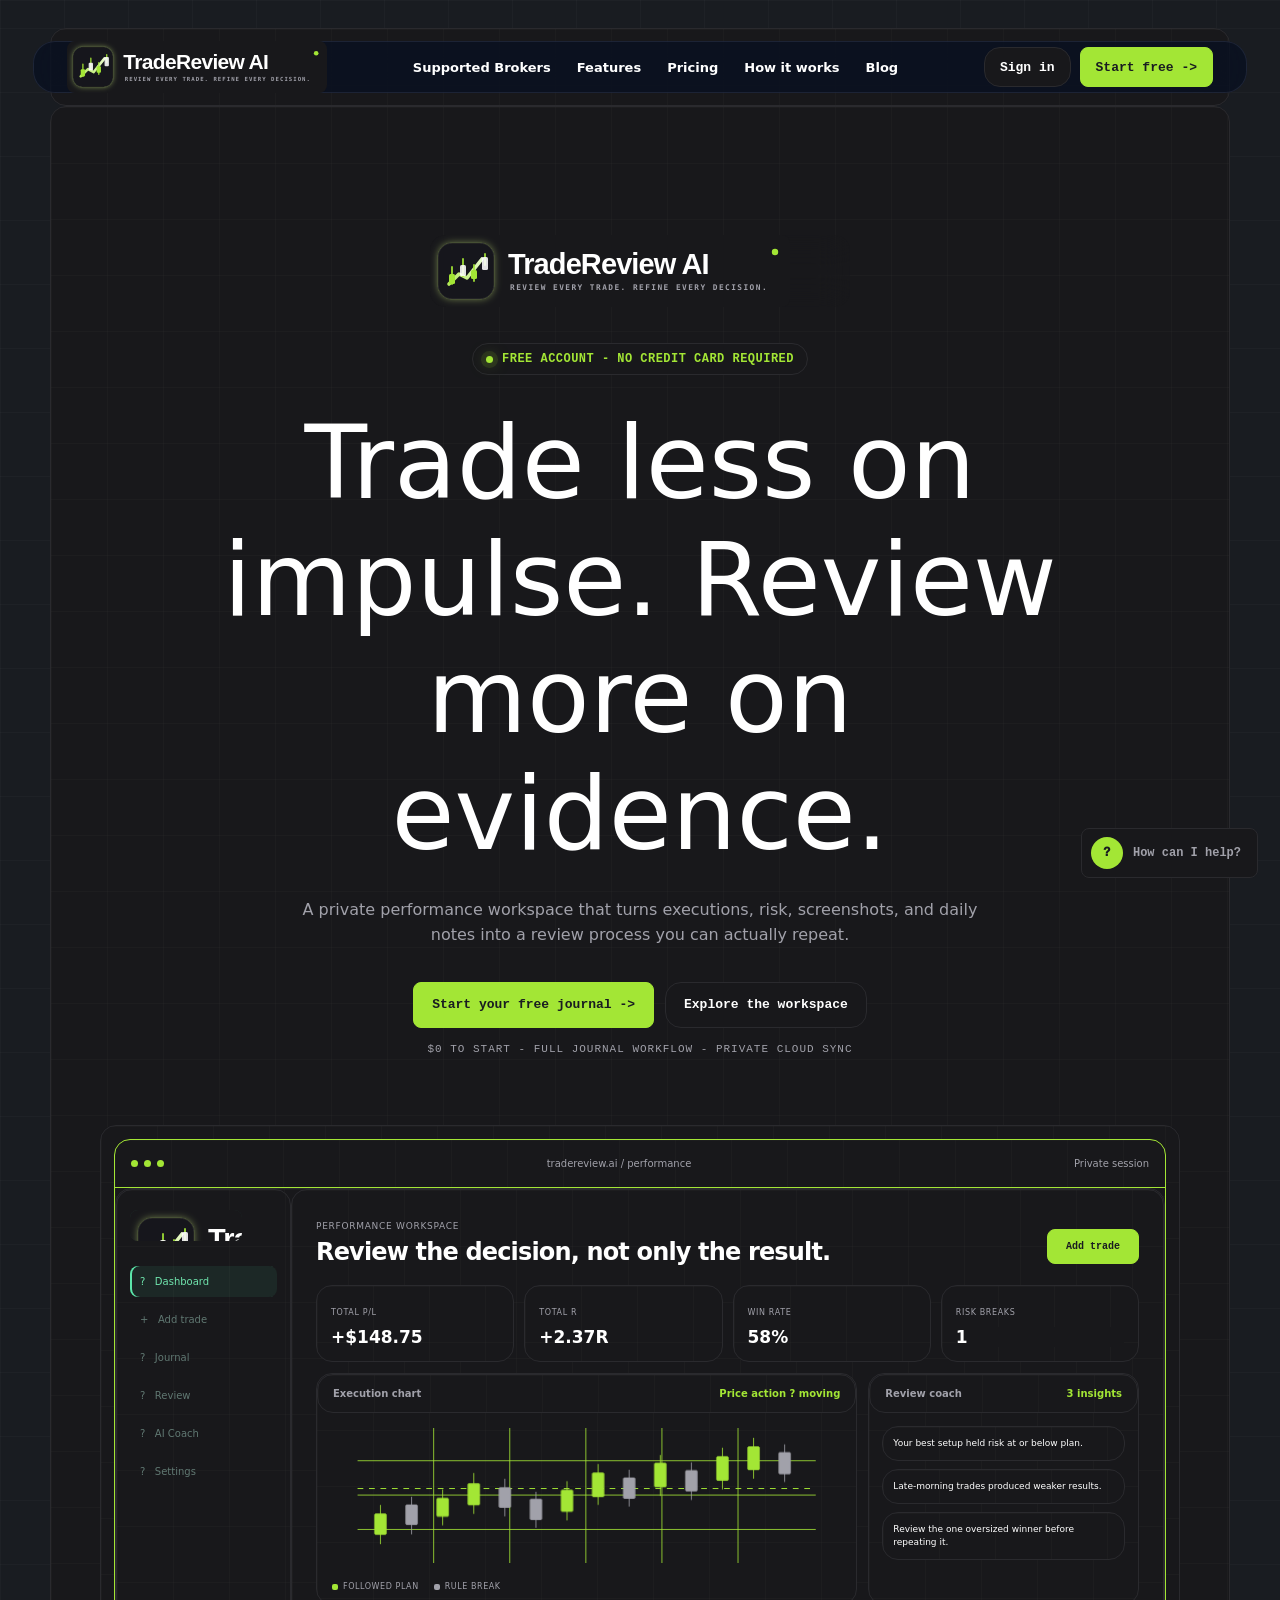
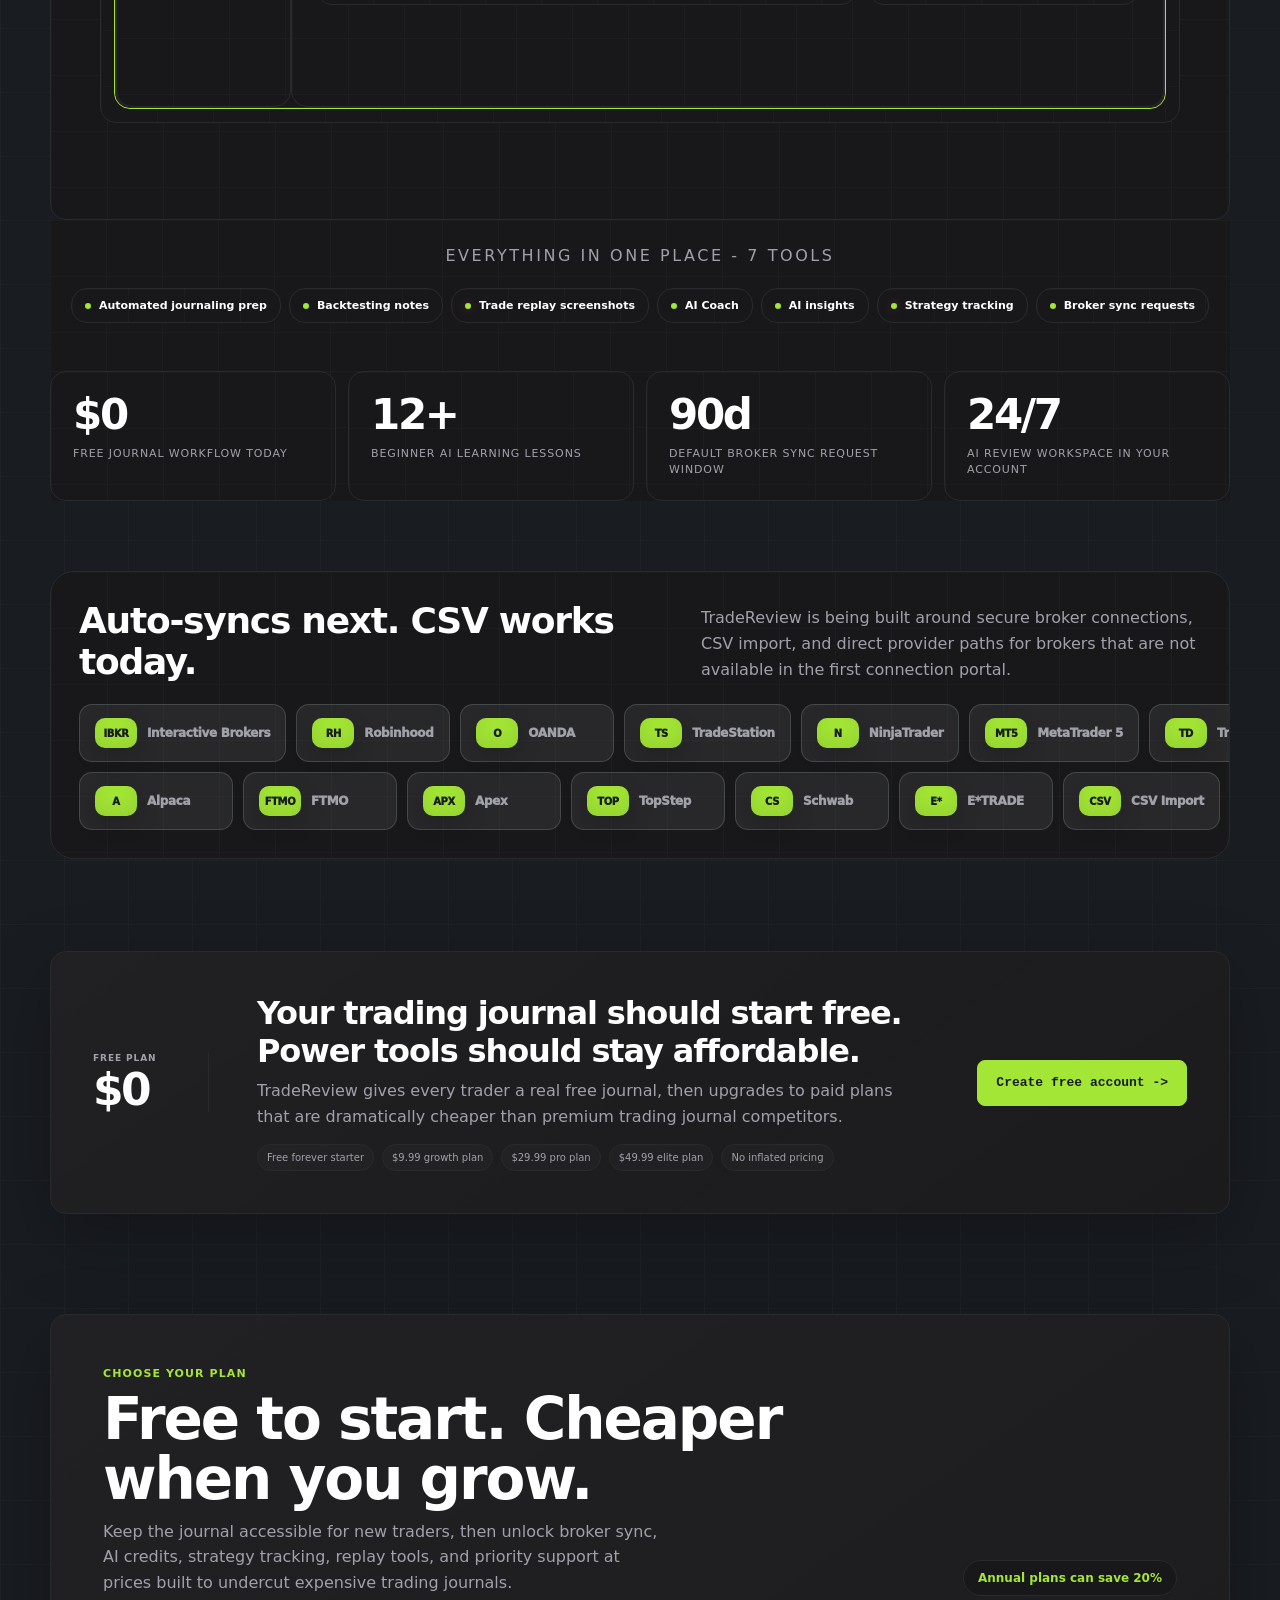
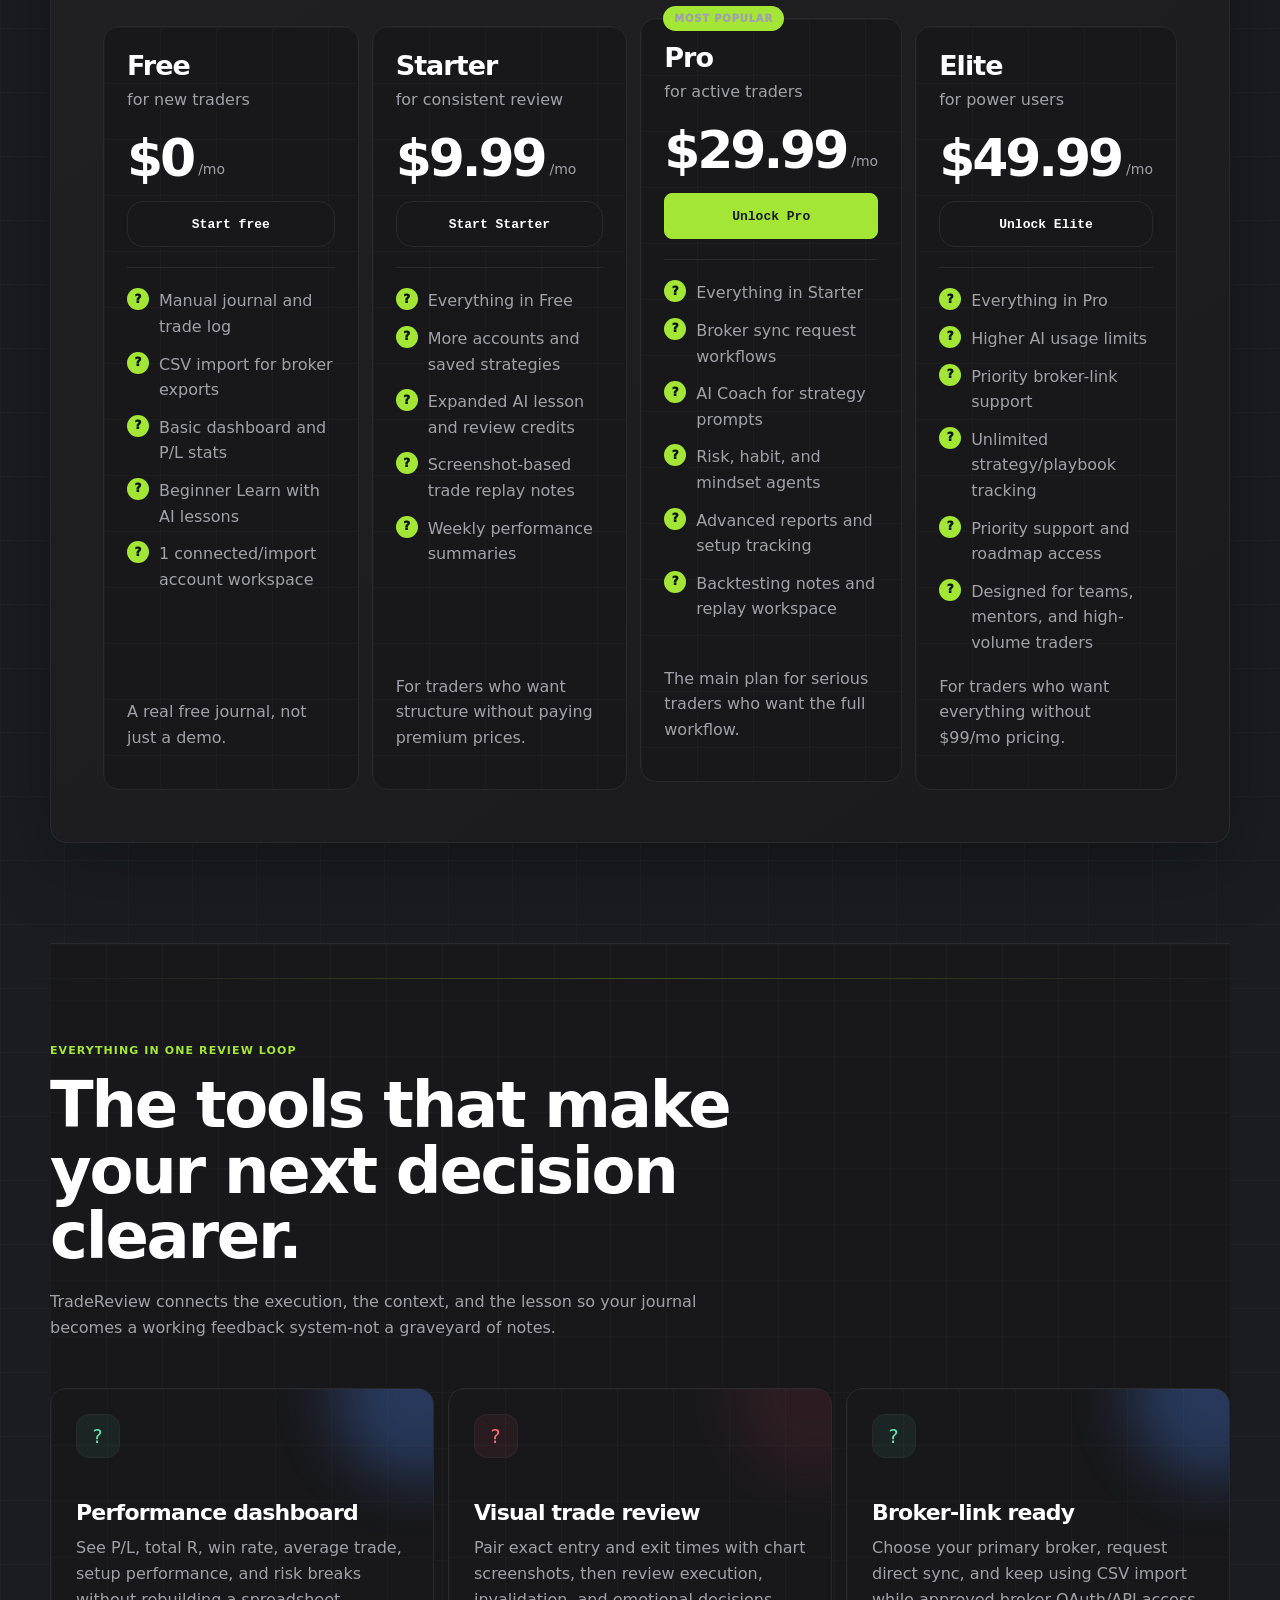
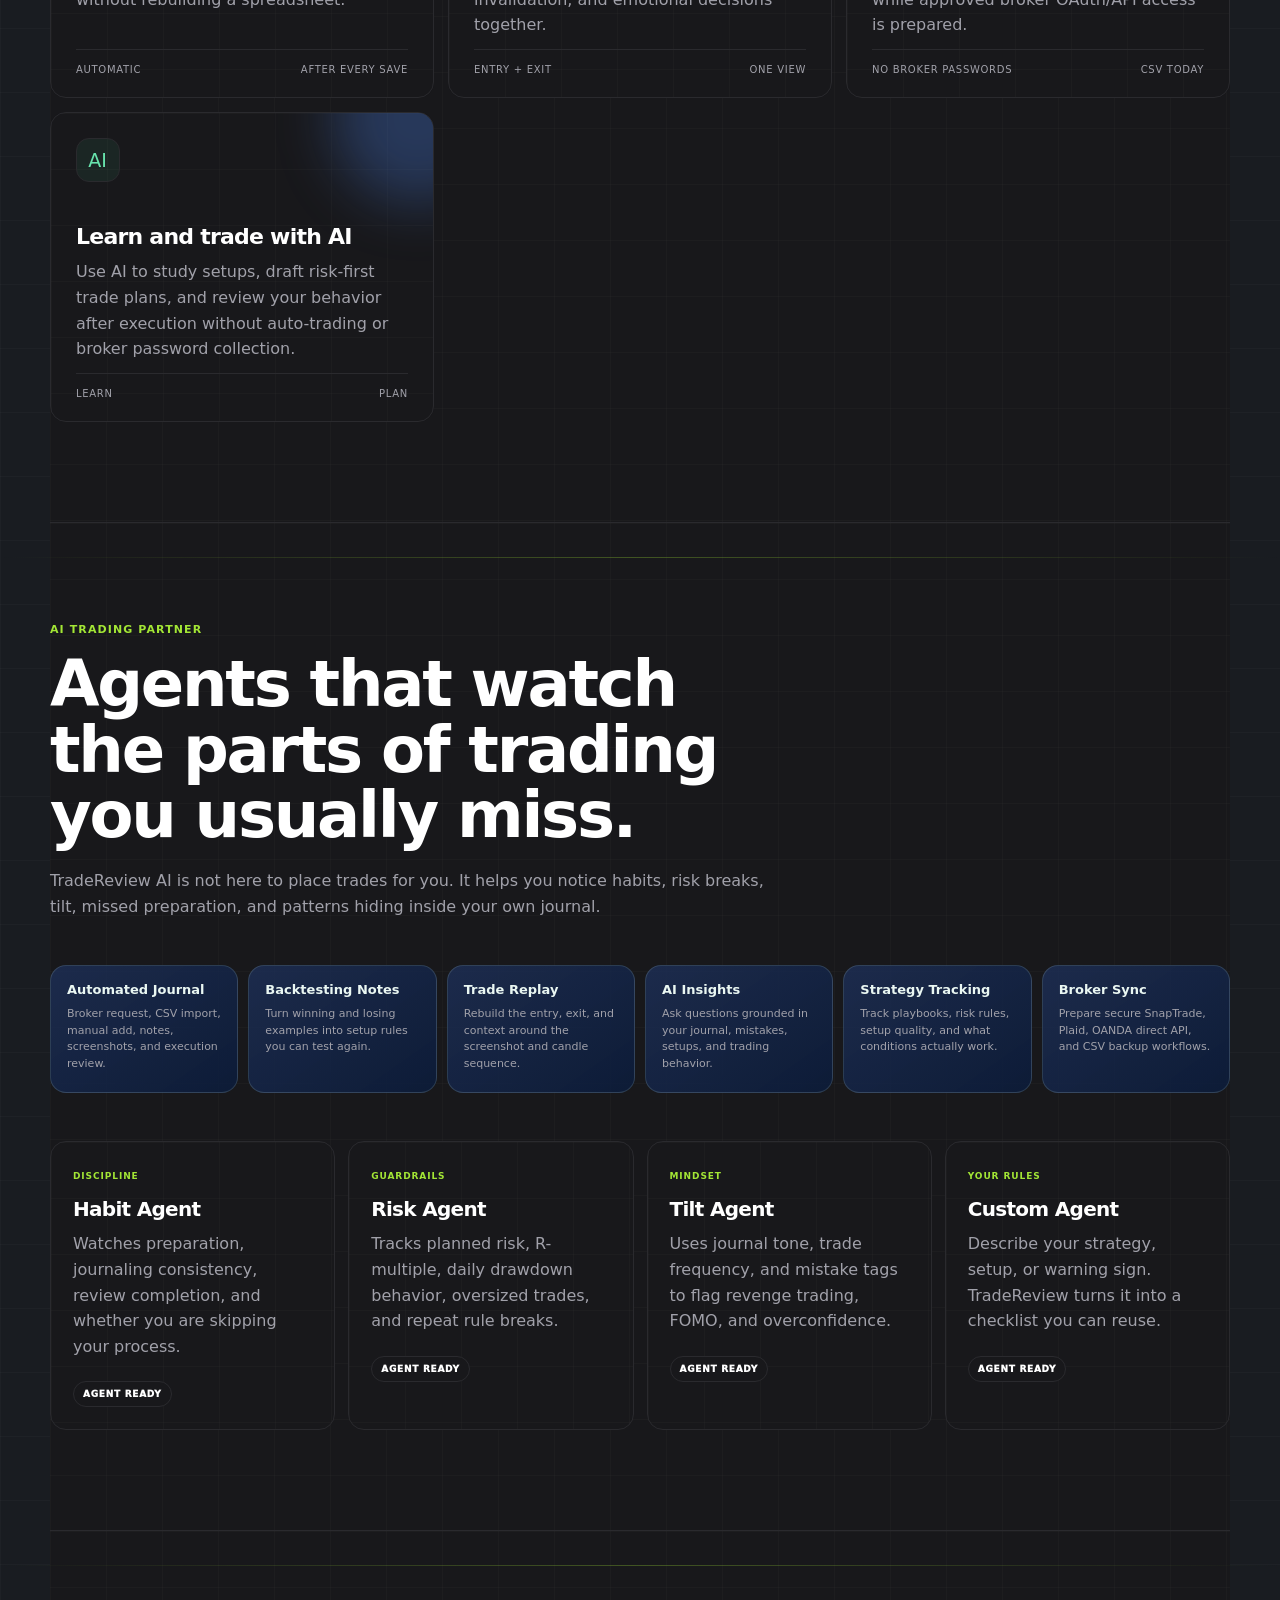
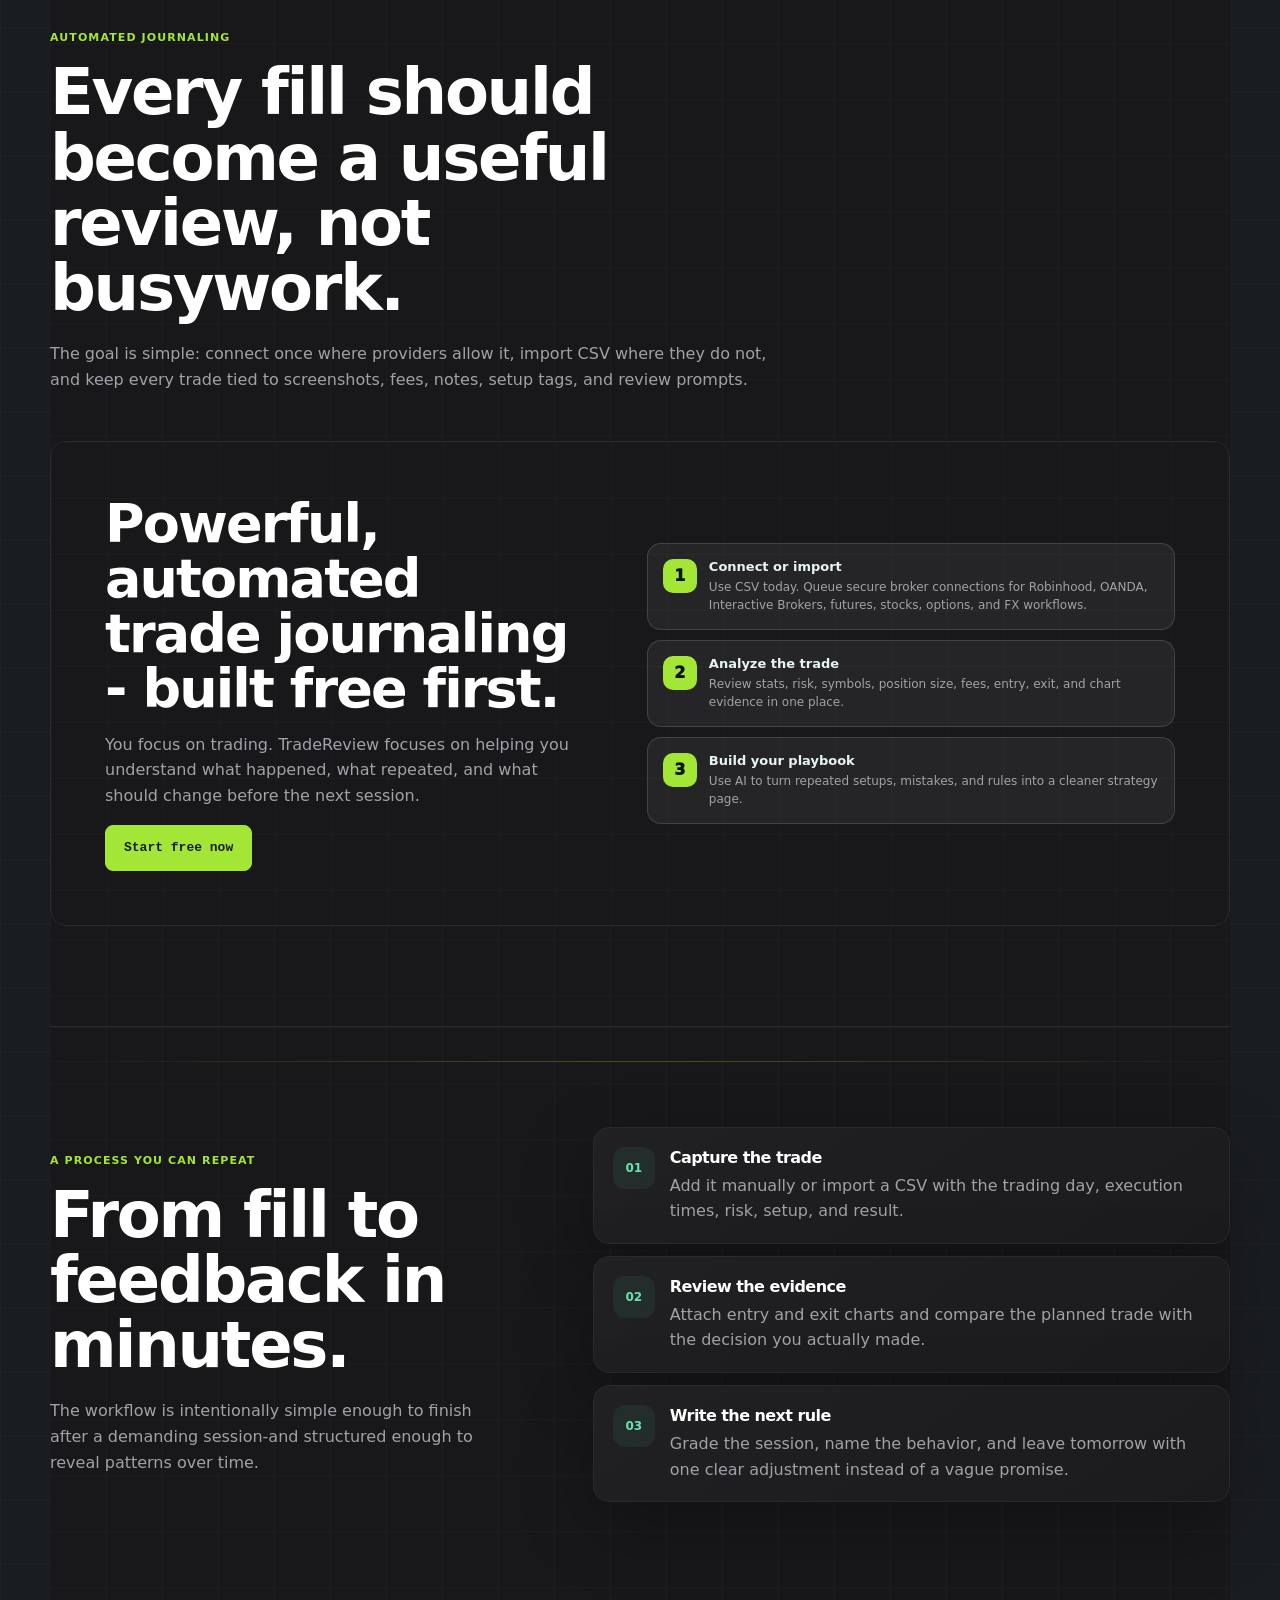
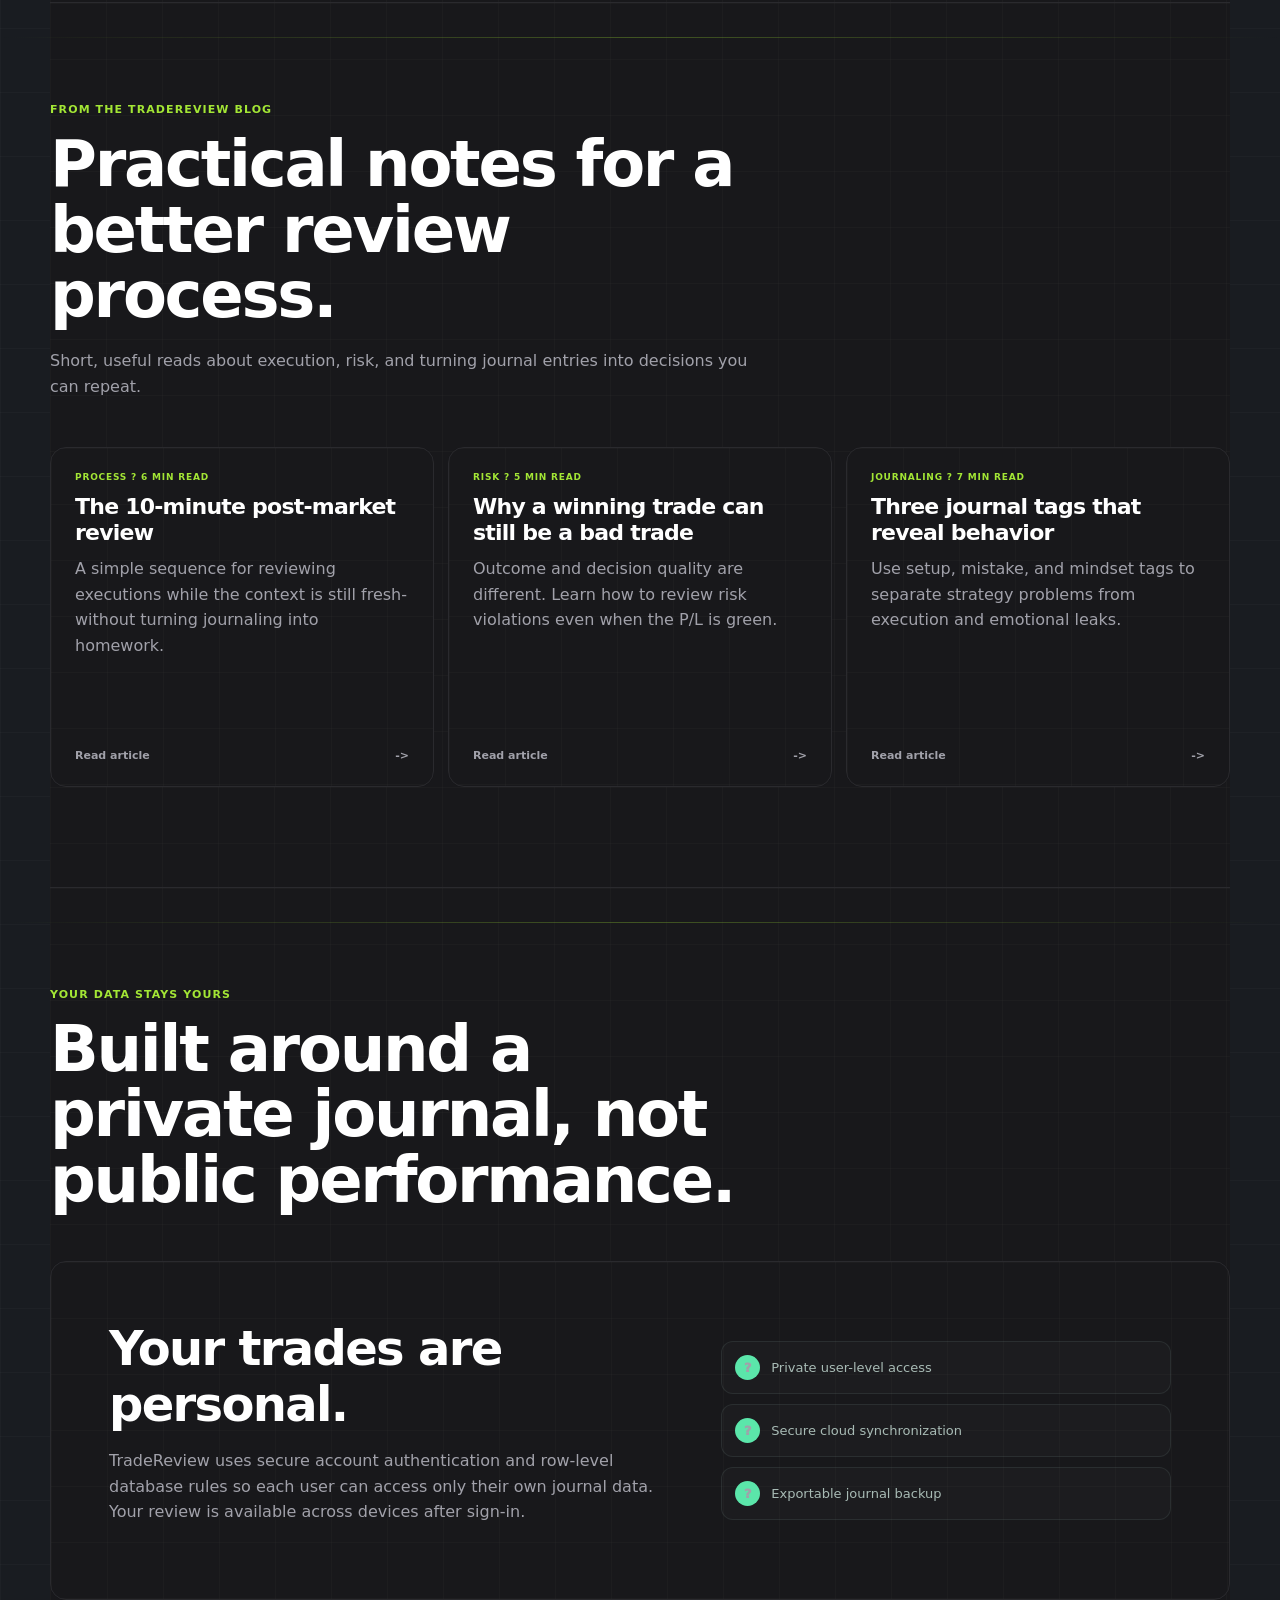
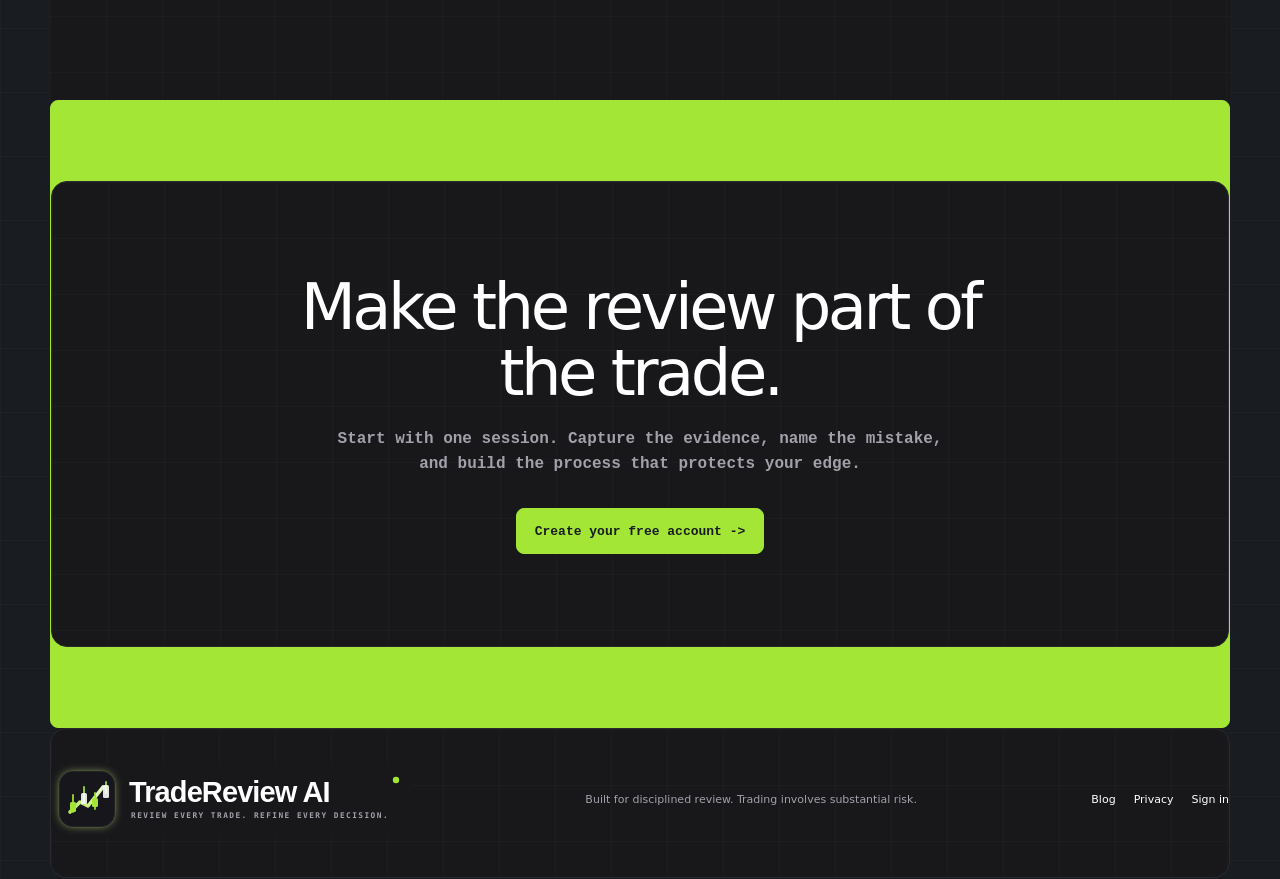
<file: index.html>
<!doctype html>
<html lang="en">
<head>
  <meta charset="utf-8">
  <meta name="viewport" content="width=device-width, initial-scale=1">
  <meta name="description" content="A private trading journal for reviewing execution, risk, setups, and the decisions behind every trade.">
  <link rel="canonical" href="https://gettradereview.com/">
  <meta property="og:url" content="https://gettradereview.com/">
  <meta property="og:title" content="TradeReview AI - Review Every Trade. Refine Every Decision.">
  <meta property="og:description" content="A private trading journal for reviewing execution, risk, setups, and the decisions behind every trade.">
  <link rel="icon" type="image/png" href="./icons/icon-192.png">
  <link rel="manifest" href="./manifest.webmanifest">
  <meta name="theme-color" content="#191C21">
  <meta name="apple-mobile-web-app-capable" content="yes">
  <meta name="apple-mobile-web-app-title" content="TradeReview">
  <meta name="apple-mobile-web-app-status-bar-style" content="black-translucent">
  <title>TradeReview AI - Turn trades into a repeatable edge</title>
  <style>
    :root {
      color-scheme: dark;
      --bg: #060b1b;
      --panel: #0d1830;
      --panel-2: #111f3d;
      --text: #edf7f4;
      --muted: #93a5bd;
      --line: rgba(168, 185, 236, .14);
      --green: #A3E635;
      --green-2: #0fbf7f;
      --cyan: #59d9f0;
      --blue: #A1A1AA;
      --violet: #A1A1AA;
      --amber: #f2c56d;
      --red: #A1A1AA;
      --shadow: 0 32px 90px rgba(0,0,0,.3);
      --scroll-accent: #A3E635;
      --scroll-opposite: #A1A1AA;
      --scroll-soft: rgba(163, 230, 53, .08);
    }

    * { box-sizing: border-box; }
    html { scroll-behavior: smooth; background: var(--bg); }
    body {
      margin: 0;
      overflow-x: hidden;
      color: var(--text);
      font-family: Inter, ui-sans-serif, system-ui, -apple-system, BlinkMacSystemFont, "Segoe UI", sans-serif;
      background:
        radial-gradient(circle at 12% 0%, rgba(163, 230, 53, .06), transparent 34rem),
        radial-gradient(circle at 92% 12%, rgba(161, 161, 170, .08), transparent 35rem),
        radial-gradient(circle at 55% 94%, rgba(89, 217, 240, .08), transparent 38rem),
        linear-gradient(180deg, #191C21 0%, #191C21 38%, #191C21 72%, #191C21 100%);
    }

    a { color: inherit; text-decoration: none; }
    button, input { font: inherit; }
    button { cursor: pointer; }
    .scroll-aura {
      position: fixed;
      z-index: 0;
      inset: 0;
      pointer-events: none;
      background:
        radial-gradient(circle at 8% 16%, rgba(95,134,255,.12), transparent 34rem),
        radial-gradient(circle at 94% 74%, rgba(155,124,255,.11), transparent 32rem),
        linear-gradient(125deg, rgba(95,134,255,.055), rgba(155,124,255,.065) 52%, rgba(89,217,240,.035));
      transition: background .35s ease;
    }
    .scroll-aura::before,
    .scroll-aura::after {
      content: "";
      position: absolute;
      width: 44vw;
      height: 44vw;
      min-width: 420px;
      min-height: 420px;
      border-radius: 50%;
      filter: blur(90px);
      opacity: .28;
      animation: auroraDrift 16s ease-in-out infinite alternate;
    }
    .scroll-aura::before { top: 5%; left: 14%; background: linear-gradient(135deg, rgba(95,134,255,.72), rgba(155,124,255,.42)); }
    .scroll-aura::after { right: 0%; bottom: 0%; background: linear-gradient(135deg, rgba(95,134,255,.55), rgba(89,217,240,.22)); animation-delay: -7s; animation-direction: alternate-reverse; }
    @keyframes auroraDrift { from { transform: translate3d(-6%, -4%, 0) scale(.86); } to { transform: translate3d(12%, 10%, 0) scale(1.12); } }
    .shell { position: relative; z-index: 1; width: min(1180px, calc(100% - 40px)); margin: 0 auto; }

    .nav {
      position: relative;
      z-index: 10;
      display: flex;
      align-items: center;
      justify-content: space-between;
      gap: 24px;
      padding: 24px 0;
    }
    .nav::before {
      content: "";
      position: absolute;
      z-index: -1;
      inset: 12px -18px;
      border: 1px solid rgba(168,185,236,.11);
      border-radius: 22px;
      background: rgba(8, 16, 34, .72);
      backdrop-filter: blur(18px);
    }

    .brand { display: flex; align-items: center; gap: 12px; font-weight: 900; letter-spacing: -.025em; transition: transform .2s ease, filter .2s ease, color .2s ease; transform-origin: left center; }
    .brand:hover { transform: translateY(-1px) scale(1.035); filter: drop-shadow(0 14px 28px rgba(95,134,255,.18)); }
    .brand-logo-wide {
      display: block;
      width: clamp(190px, 18vw, 310px);
      height: clamp(48px, 5vw, 72px);
      object-fit: contain;
      object-position: left center;
      border-radius: 16px;
      filter: drop-shadow(0 18px 34px rgba(0,0,0,.28)) drop-shadow(0 0 16px rgba(64,156,255,.12));
    }
    .brand-copy { display: grid; gap: 2px; line-height: 1; }
    .brand-name {
      color: #f5fbff;
      font-size: 18px;
      letter-spacing: -.035em;
      text-shadow: 0 0 24px rgba(80, 162, 255, .18);
    }
    .brand-tagline {
      color: #8da2c2;
      font-size: 8px;
      font-weight: 800;
      letter-spacing: .18em;
      text-transform: uppercase;
    }
    .brand-mark {
      position: relative;
      width: 40px;
      height: 40px;
      display: inline-flex;
      align-items: center;
      justify-content: center;
      overflow: hidden;
      border: 1px solid rgba(127,160,255,.32);
      border-radius: 12px;
      color: #eaf1ff;
      background: radial-gradient(circle at 28% 22%, rgba(95,134,255,.46), transparent 46%), linear-gradient(145deg, rgba(12,24,56,.98), rgba(5,10,28,.98));
      box-shadow: inset 0 0 24px rgba(127,160,255,.14), 0 14px 38px rgba(0,0,0,.28);
    }

    .brand-mark img { position: relative; z-index: 1; width: 100%; height: 100%; object-fit: cover; filter: drop-shadow(0 6px 12px rgba(0,0,0,.28)); }
    .brand-mark::after { content: ""; position: absolute; inset: auto -35% -70% 20%; height: 100%; background: rgba(255,255,255,.17); transform: rotate(-22deg); }
    .nav-links { display: flex; align-items: center; gap: 26px; color: #93a5bd; font-size: 13px; font-weight: 700; }
    .nav-links a { display: inline-block; transition: transform .18s ease, color .18s ease, text-shadow .18s ease; transform-origin: center; }
    .nav-links a:hover { color: #cbd8ff; transform: translateY(-1px) scale(1.08); text-shadow: 0 10px 26px rgba(95,134,255,.22); }
    .nav-actions { display: flex; align-items: center; gap: 9px; }

    .button {
      display: inline-flex;
      align-items: center;
      justify-content: center;
      gap: 9px;
      min-height: 46px;
      padding: 0 18px;
      border: 1px solid var(--line);
      border-radius: 12px;
      color: #dce7ff;
      background: rgba(255,255,255,.055);
      font-size: 13px;
      font-weight: 830;
      transition: transform .16s ease, border-color .16s ease, background .4s ease, box-shadow .4s ease;
    }

    .button:hover { transform: translateY(-2px) scale(1.035); border-color: rgba(113,149,255,.48); background: rgba(255,255,255,.08); }
    .button.primary { border: 0; color: #f7fbff; background: linear-gradient(135deg, #A1A1AA, #A1A1AA); box-shadow: 0 14px 34px rgba(95,134,255,.24); }
    .button.small { min-height: 40px; padding: 0 15px; }

    .hero {
      position: relative;
      isolation: isolate;
      display: grid;
      justify-items: center;
      padding: clamp(72px, 10vw, 126px) 0 74px;
      text-align: center;
    }

    .hero > *:not(.market-canvas):not(.landing-webgl) { position: relative; z-index: 2; }

    .landing-webgl {
      position: fixed;
      inset: 0;
      z-index: -2;
      width: 100%;
      height: 100%;
      opacity: .16;
      pointer-events: none;
    }

    .market-canvas {
      position: absolute;
      z-index: 1;
      top: 72px;
      left: 50%;
      width: calc(100vw - 18px);
      height: 560px;
      transform: translateX(-50%);
      opacity: .64;
      pointer-events: none;
      -webkit-mask-image: linear-gradient(to bottom, transparent 0%, #000 15%, #000 74%, transparent 100%);
      mask-image: linear-gradient(to bottom, transparent 0%, #000 15%, #000 74%, transparent 100%);
    }

    .hero::before {
      content: "";
      position: absolute;
      z-index: -1;
      top: 34px;
      width: min(760px, 100%);
      height: 430px;
      border-radius: 50%;
      background: linear-gradient(90deg, rgba(24, 217, 149, .18), rgba(79, 140, 255, .16), rgba(255, 83, 109, .1));
      filter: blur(90px);
    }

    .official-logo-hero {
      display: inline-flex;
      align-items: center;
      width: min(980px, 94vw);
      max-width: 100%;
      margin: 0 0 22px;
      padding: 8px;
      border: 1px solid rgba(127,160,255,.18);
      border-radius: 28px;
      background: linear-gradient(135deg, rgba(5, 11, 27, .50), rgba(8, 18, 42, .22));
      box-shadow: 0 28px 80px rgba(0, 0, 0, .30), inset 0 1px 0 rgba(255,255,255,.07);
      backdrop-filter: blur(16px);
    }
    .official-logo-hero img {
      display: block;
      width: 100%;
      height: auto;
      max-height: 260px;
      border-radius: 22px;
      object-fit: cover;
      object-position: center;
      box-shadow: 0 0 30px rgba(65,148,255,.14);
    }

    .eyebrow {
      display: inline-flex;
      align-items: center;
      gap: 9px;
      padding: 8px 13px;
      border: 1px solid rgba(91,230,170,.18);
      border-radius: 999px;
      color: var(--scroll-accent);
      background: rgba(67,202,143,.055);
      font-size: 12px;
      font-weight: 800;
      text-transform: uppercase;
      letter-spacing: .08em;
    }

    .dot { width: 7px; height: 7px; border-radius: 50%; background: var(--scroll-accent); box-shadow: 0 0 0 5px color-mix(in srgb, var(--scroll-accent) 10%, transparent), 0 0 15px color-mix(in srgb, var(--scroll-accent) 60%, transparent); transition: background .35s ease, box-shadow .35s ease; }
    h1 { max-width: 950px; margin: 26px 0 0; font-size: clamp(52px, 8vw, 92px); line-height: .95; letter-spacing: -.068em; }
    .gradient { color: transparent; background: linear-gradient(105deg, #f8fffb 24%, #e5f7f0 58%, var(--scroll-accent) 100%); background-clip: text; -webkit-background-clip: text; transition: background .35s ease; }
    .lead { max-width: 720px; margin: 27px 0 0; color: var(--muted); font-size: clamp(17px, 2vw, 20px); line-height: 1.68; }
    .hero-actions { display: flex; flex-wrap: wrap; justify-content: center; gap: 11px; margin-top: 34px; }
    .microcopy { margin-top: 15px; color: #617972; font-size: 11px; }
    .logged-in-welcome {
      display: none;
      align-items: center;
      justify-content: space-between;
      gap: 16px;
      width: min(760px, 100%);
      margin-top: 24px;
      padding: 16px 18px;
      border: 1px solid rgba(134,239,172,.22);
      border-radius: 18px;
      background: linear-gradient(135deg, rgba(24,217,149,.12), rgba(95,134,255,.08));
      box-shadow: 0 22px 70px rgba(0,0,0,.22), 0 0 36px rgba(24,217,149,.08);
      text-align: left;
      backdrop-filter: blur(16px);
    }
    body.user-logged-in .logged-in-welcome { display: flex; }
    .logged-in-welcome strong { display: block; color: #f8fffb; font-size: 18px; }
    .logged-in-welcome span { display: block; margin-top: 4px; color: #94aaa3; font-size: 12px; overflow-wrap: anywhere; }

    .product-frame {
      position: relative;
      width: min(1080px, 100%);
      margin-top: 70px;
      padding: 13px;
      border: 1px solid rgba(178,224,209,.13);
      border-radius: 26px;
      background: linear-gradient(145deg, rgba(33,51,92,.86), rgba(14,31,62,.9));
      box-shadow: var(--shadow);
      backdrop-filter: blur(18px);
      transform: perspective(1200px) rotateX(1.6deg);
    }

    .product-frame::after { content: ""; position: absolute; z-index: -1; inset: 18% 8% -13%; background: linear-gradient(90deg, rgba(24,217,149,.15), rgba(79,140,255,.12), rgba(255,83,109,.10)); filter: blur(55px); }
    .app-window { overflow: hidden; border: 1px solid rgba(152,158,244,.13); border-radius: 18px; background: #191C21; }
    .window-top { height: 48px; display: flex; align-items: center; justify-content: space-between; padding: 0 16px; border-bottom: 1px solid var(--line); color: #687e77; font-size: 10px; }
    .window-dots { display: flex; gap: 6px; }
    .window-dots i { width: 7px; height: 7px; border-radius: 50%; background: #2d4640; }
    .window-dots i:first-child { background: #5be6aa; }

    .mock-app { display: grid; grid-template-columns: 175px minmax(0,1fr); min-height: 520px; }
    .mock-side { padding: 20px 13px; border-right: 1px solid var(--line); background: linear-gradient(180deg, #0a1328, #090f1e); }
    .mock-brand { display: flex; align-items: center; gap: 9px; margin-bottom: 25px; font-size: 12px; font-weight: 900; }
    .mock-brand span { width: 112px; height: 31px; display: grid; place-items: center; overflow: hidden; border-radius: 8px; color: #64e7aa; background: rgba(89,230,170,.09); }
    .mock-brand img { width: 100%; height: 100%; object-fit: contain; object-position: left center; }
    .mock-nav { display: grid; gap: 7px; }
    .mock-nav div { padding: 10px; border-radius: 8px; color: #607872; font-size: 10px; text-align: left; }
    .mock-nav div.active { color: #70e6ae; background: rgba(82,220,160,.08); box-shadow: inset 2px 0 #5be6aa; }

    .mock-main { min-width: 0; padding: 24px; text-align: left; background: radial-gradient(circle at 100% 0%, rgba(147,130,255,.12), transparent 25rem), radial-gradient(circle at 5% 100%, rgba(79,140,255,.08), transparent 22rem); }
    .mock-title { display: flex; align-items: end; justify-content: space-between; gap: 20px; }
    .mock-title small { color: #5de1a5; font-size: 9px; text-transform: uppercase; letter-spacing: .08em; }
    .mock-title h2 { margin: 7px 0 0; font-size: 24px; letter-spacing: -.04em; }
    .mock-title .button { min-height: 35px; font-size: 10px; }
    .mock-stats { display: grid; grid-template-columns: repeat(4,1fr); gap: 10px; margin-top: 21px; }
    .mock-stat, .mock-card { border: 1px solid rgba(150,160,235,.12); background: linear-gradient(145deg, #121d35, #0b1427); }
    .mock-stat { padding: 14px; border-radius: 11px; }
    .mock-stat span { color: #647c75; font-size: 8px; text-transform: uppercase; letter-spacing: .08em; }
    .mock-stat strong { display: block; margin-top: 8px; font-size: 17px; }
    .positive { color: #5be6aa; }
    .mock-grid { display: grid; grid-template-columns: 1.4fr .7fr; gap: 11px; margin-top: 11px; }
    .mock-card { overflow: hidden; border-radius: 12px; }
    .mock-card-head { display: flex; align-items: center; justify-content: space-between; padding: 13px 15px; border-bottom: 1px solid rgba(178,221,208,.07); font-size: 10px; font-weight: 800; }
    .mock-chart { width: 100%; height: 165px; padding: 15px; overflow: visible; }
    .draw { stroke-dasharray: 620; stroke-dashoffset: 620; animation: draw 2s ease forwards .35s; }
    @keyframes draw { to { stroke-dashoffset: 0; } }
    .mock-candle { transform-box: fill-box; transform-origin: center bottom; animation: candleIn .55s cubic-bezier(.2,.8,.2,1) both, candleLive 2.7s ease-in-out .8s infinite alternate; }
    .mock-candle:nth-of-type(2n) { animation-delay: .08s; }
    .mock-candle:nth-of-type(3n) { animation-delay: .16s; }
    .mock-candle.up line, .mock-candle.up rect { stroke: #A3E635; fill: #A3E635; }
    .mock-candle.down line, .mock-candle.down rect { stroke: #A1A1AA; fill: #A1A1AA; }
    @keyframes candleIn { from { opacity: 0; transform: scaleY(.15); } to { opacity: 1; transform: scaleY(1); } }
    @keyframes candleLive { from { filter: brightness(.86); } to { filter: brightness(1.42) drop-shadow(0 0 5px currentColor); } }
    .live-marker { stroke: var(--scroll-accent); stroke-width: 1.2; stroke-dasharray: 7 7; opacity: .5; animation: markerFlow 1.6s linear infinite; }
    @keyframes markerFlow { to { stroke-dashoffset: -28; } }
    .chart-legend { display: flex; gap: 15px; padding: 0 15px 13px; color: #627972; font-size: 8px; text-transform: uppercase; letter-spacing: .07em; }
    .chart-legend span { display: flex; align-items: center; gap: 5px; }
    .chart-legend i { width: 6px; height: 6px; border-radius: 2px; background: var(--green); }
    .chart-legend span:last-child i { background: var(--red); }
    .coach { display: grid; gap: 8px; padding: 13px; }
    .coach div { padding: 10px; border-left: 2px solid #4ed39a; border-radius: 0 8px 8px 0; color: #839a93; background: rgba(82,220,160,.04); font-size: 9px; line-height: 1.45; }

    .tool-strip { padding: 23px 0 48px; }
    .tool-strip > p { margin: 0 0 20px; color: #5f7670; text-align: center; font-size: 10px; text-transform: uppercase; letter-spacing: .16em; }
    .tools { display: flex; flex-wrap: wrap; justify-content: center; gap: 8px; }
    .tool { display: flex; align-items: center; gap: 8px; padding: 10px 13px; border: 1px solid rgba(176,221,206,.08); border-radius: 999px; color: #80968f; background: rgba(255,255,255,.018); font-size: 11px; font-weight: 700; }
    .tool i { width: 6px; height: 6px; border-radius: 50%; background: #53dca0; }
    .tool:nth-child(3n) i { background: var(--red); box-shadow: 0 0 10px rgba(255,83,109,.32); }

    .trust-stats {
      display: grid;
      grid-template-columns: repeat(4, 1fr);
      gap: 12px;
      margin: 0 0 70px;
    }
    .trust-stat {
      min-height: 118px;
      padding: 22px;
      border: 1px solid rgba(210,238,229,.16);
      border-radius: 18px;
      background: linear-gradient(145deg, rgba(30,49,89,.78), rgba(13,29,57,.88));
      box-shadow: 0 18px 55px rgba(0,0,0,.18), inset 0 1px 0 rgba(255,255,255,.06);
    }
    .trust-stat strong { display: block; color: #f4fffb; font-size: clamp(27px, 4vw, 42px); line-height: 1; letter-spacing: -.055em; }
    .trust-stat span { display: block; margin-top: 10px; color: #789089; font-size: 11px; line-height: 1.45; text-transform: uppercase; letter-spacing: .08em; }

    .broker-cloud {
      overflow: hidden;
      margin: 0 0 92px;
      padding: 28px;
      border: 1px solid rgba(210,238,229,.16);
      border-radius: 24px;
      background: linear-gradient(145deg, rgba(22,39,76,.86), rgba(10,25,52,.92));
      box-shadow: 0 24px 70px rgba(0,0,0,.2), inset 0 1px 0 rgba(255,255,255,.06);
    }
    .broker-cloud-head { display: flex; justify-content: space-between; gap: 18px; align-items: end; margin-bottom: 22px; }
    .broker-cloud-head h3 { margin: 0; font-size: clamp(24px, 3vw, 36px); letter-spacing: -.045em; }
    .broker-cloud-head p { max-width: 500px; margin: 0; color: #7e948e; font-size: 13px; line-height: 1.6; }
    .broker-rail {
      display: flex;
      gap: 10px;
      width: max-content;
      animation: brokerSlide 34s linear infinite;
    }
    .broker-rail + .broker-rail { margin-top: 10px; animation-duration: 42s; animation-direction: reverse; }
    .broker-logo {
      display: inline-flex;
      align-items: center;
      gap: 10px;
      min-width: 154px;
      padding: 13px 15px;
      border: 1px solid rgba(210,238,229,.16);
      border-radius: 13px;
      color: #d8e7e2;
      background: rgba(255,255,255,.07);
      font-size: 12px;
      font-weight: 850;
      white-space: nowrap;
    }
    .broker-logo .broker-mark {
      width: 42px;
      height: 30px;
      display: grid;
      place-items: center;
      border-radius: 10px;
      color: #061410;
      background: #f8fbff;
      font-style: normal;
      font-size: 10px;
      font-weight: 1000;
      letter-spacing: -.04em;
      box-shadow: inset 0 -8px 18px rgba(0,0,0,.08), 0 8px 22px rgba(0,0,0,.18);
    }
    .broker-logo .broker-word { font-weight: 950; letter-spacing: -.03em; }
    .logo-ib .broker-mark { color: #fff; background: conic-gradient(from 90deg, #e31b23, #f8fbff, #1d4ed8, #e31b23); }
    .logo-robinhood .broker-mark { color: #fff; background: #00c805; }
    .logo-oanda .broker-mark { color: #fff; background: #e31b23; }
    .logo-tradestation .broker-mark { color: #fff; background: linear-gradient(135deg, #005baa, #00aeef); }
    .logo-ninja .broker-mark { color: #fff; background: #111827; }
    .logo-mt5 .broker-mark { color: #fff; background: linear-gradient(135deg, #0f766e, #A1A1AA); }
    .logo-tradovate .broker-mark { color: #fff; background: #0f766e; }
    .logo-webull .broker-mark { color: #fff; background: #2563eb; }
    .logo-alpaca .broker-mark { color: #061410; background: #bef264; }
    .logo-ftmo .broker-mark { color: #fff; background: #111827; }
    .logo-apex .broker-mark { color: #fff; background: #7c3aed; }
    .logo-topstep .broker-mark { color: #fff; background: #0ea5e9; }
    .logo-schwab .broker-mark { color: #fff; background: #005cb9; }
    .logo-etrade .broker-mark { color: #fff; background: #663399; }
    .logo-csv .broker-mark { color: #061410; background: #A3E635; }
    .logo-api .broker-mark { color: #061410; background: #f2c56d; }
    @keyframes brokerSlide { from { transform: translateX(0); } to { transform: translateX(-50%); } }

    .suite-grid {
      display: grid;
      grid-template-columns: repeat(6, 1fr);
      gap: 10px;
      margin-top: 46px;
    }
    .suite-tab {
      min-height: 128px;
      padding: 16px;
      border: 1px solid rgba(210,238,229,.15);
      border-radius: 16px;
      background: linear-gradient(145deg, rgba(30,48,88,.8), rgba(12,28,58,.9));
    }
    .suite-tab b { display: block; color: #eaf7f2; font-size: 13px; }
    .suite-tab span { display: block; margin-top: 9px; color: #758d86; font-size: 11px; line-height: 1.5; }

    .automation-panel {
      display: grid;
      grid-template-columns: .95fr 1.05fr;
      gap: clamp(28px, 5vw, 68px);
      align-items: center;
      margin-top: 48px;
      padding: clamp(28px, 5vw, 54px);
      border: 1px solid rgba(155,184,255,.24);
      border-radius: 26px;
      background: radial-gradient(circle at 0% 0%, rgba(24,217,149,.22), transparent 24rem), radial-gradient(circle at 100% 100%, rgba(255,83,109,.16), transparent 22rem), linear-gradient(145deg, #142849, #0c1e3d);
    }
    .automation-panel h3 { margin: 0; font-size: clamp(31px, 4.5vw, 54px); line-height: 1.02; letter-spacing: -.055em; }
    .automation-panel p { color: #88a09a; line-height: 1.72; }
    .automation-list { display: grid; gap: 10px; }
    .automation-item {
      display: grid;
      grid-template-columns: 34px 1fr;
      gap: 12px;
      align-items: start;
      padding: 15px;
      border: 1px solid rgba(210,238,229,.15);
      border-radius: 14px;
      background: rgba(255,255,255,.06);
    }
    .automation-item i { width: 34px; height: 34px; display: grid; place-items: center; border-radius: 10px; color: #061410; background: var(--scroll-accent); font-style: normal; font-weight: 950; }
    .automation-item b { display: block; color: #e7f5f0; font-size: 13px; }
    .automation-item span { display: block; margin-top: 4px; color: #7e948e; font-size: 12px; line-height: 1.5; }

    .agent-grid { display: grid; grid-template-columns: repeat(4, 1fr); gap: 13px; margin-top: 48px; }
    .agent-card {
      min-height: 255px;
      padding: 22px;
      border: 1px solid rgba(210,238,229,.15);
      border-radius: 18px;
      background: linear-gradient(155deg, rgba(29,45,83,.82), rgba(11,27,56,.94));
      box-shadow: 0 18px 55px rgba(0,0,0,.18);
    }
    .agent-card small { color: var(--scroll-accent); font-size: 9px; font-weight: 900; letter-spacing: .1em; text-transform: uppercase; }
    .agent-card h3 { margin: 14px 0 10px; font-size: 20px; letter-spacing: -.035em; }
    .agent-card p { margin: 0; color: #7f9690; font-size: 13px; line-height: 1.65; }
    .agent-status { display: inline-flex; align-items: center; gap: 7px; margin-top: 22px; padding: 7px 9px; border-radius: 999px; color: #071510; background: var(--scroll-accent); font-size: 9px; font-weight: 950; letter-spacing: .08em; text-transform: uppercase; }

    .free-banner {
      display: grid;
      grid-template-columns: auto minmax(0, 1fr) auto;
      gap: clamp(22px, 4vw, 48px);
      align-items: center;
      margin-bottom: 100px;
      padding: clamp(25px, 4vw, 42px);
      border: 1px solid color-mix(in srgb, var(--scroll-accent) 26%, transparent);
      border-radius: 22px;
      background:
        radial-gradient(circle at 0% 0%, color-mix(in srgb, var(--scroll-accent) 22%, transparent), transparent 26rem),
        linear-gradient(120deg, color-mix(in srgb, var(--scroll-accent) 15%, transparent), transparent 42%),
        linear-gradient(150deg, #18181B, #18181B);
      box-shadow: 0 24px 70px rgba(0,0,0,.22), inset 0 1px 0 rgba(255,255,255,.07);
      transition: border-color .35s ease, background .35s ease;
    }

    .free-price { min-width: 116px; padding-right: 30px; border-right: 1px solid var(--line); }
    .free-price span { display: block; color: #6f8780; font-size: 9px; font-weight: 800; letter-spacing: .1em; text-transform: uppercase; }
    .free-price strong { display: block; margin-top: 5px; color: var(--scroll-accent); font-size: 44px; line-height: 1; letter-spacing: -.06em; transition: color .35s ease; }
    .free-copy h3 { margin: 0; font-size: clamp(22px, 3vw, 32px); letter-spacing: -.04em; }
    .free-copy p { margin: 8px 0 0; color: #879d96; font-size: 13px; line-height: 1.6; }
    .free-points { display: flex; flex-wrap: wrap; gap: 8px; margin-top: 15px; }
    .free-points span { padding: 7px 9px; border: 1px solid var(--line); border-radius: 999px; color: #9db0aa; background: rgba(255,255,255,.02); font-size: 10px; }

    .pricing-section {
      margin-bottom: 100px;
      padding: clamp(28px, 5vw, 52px);
      border: 1px solid rgba(210,238,229,.16);
      border-radius: 28px;
      background:
        radial-gradient(circle at 15% 0%, rgba(24,217,149,.22), transparent 24rem),
        radial-gradient(circle at 100% 40%, rgba(147,130,255,.22), transparent 26rem),
        radial-gradient(circle at 76% 100%, rgba(255,189,105,.1), transparent 18rem),
        linear-gradient(145deg, rgba(22,39,76,.92), rgba(10,24,52,.96));
      box-shadow: 0 26px 80px rgba(0,0,0,.22), inset 0 1px 0 rgba(255,255,255,.07);
    }
    .pricing-head {
      display: flex;
      justify-content: space-between;
      gap: 24px;
      align-items: end;
      margin-bottom: 30px;
    }
    .pricing-head h2 { margin: 10px 0 0; font-size: clamp(34px, 5vw, 58px); }
    .pricing-head p { max-width: 560px; margin: 10px 0 0; color: #8aa09a; line-height: 1.65; }
    .pricing-save {
      flex: 0 0 auto;
      padding: 10px 14px;
      border: 1px solid color-mix(in srgb, var(--scroll-accent) 25%, transparent);
      border-radius: 999px;
      color: var(--scroll-accent);
      background: color-mix(in srgb, var(--scroll-accent) 8%, transparent);
      font-size: 12px;
      font-weight: 900;
    }
    .pricing-grid {
      display: grid;
      grid-template-columns: repeat(4, 1fr);
      gap: 13px;
    }
    .price-card {
      position: relative;
      display: flex;
      min-height: 520px;
      flex-direction: column;
      padding: 23px;
      border: 1px solid rgba(210,238,229,.16);
      border-radius: 20px;
      background: linear-gradient(155deg, rgba(31,49,91,.9), rgba(12,29,60,.98));
      box-shadow: 0 18px 55px rgba(0,0,0,.18), inset 0 1px 0 rgba(255,255,255,.055);
    }
    .price-card.popular {
      border-color: color-mix(in srgb, var(--scroll-accent) 55%, transparent);
      box-shadow: 0 22px 70px color-mix(in srgb, var(--scroll-accent) 22%, transparent), inset 0 1px 0 rgba(255,255,255,.08);
      transform: translateY(-8px);
    }
    .price-badge {
      position: absolute;
      top: -13px;
      left: 22px;
      padding: 7px 11px;
      border-radius: 999px;
      color: #061410;
      background: var(--scroll-accent);
      font-size: 10px;
      font-weight: 950;
      letter-spacing: .08em;
      text-transform: uppercase;
    }
    .price-card h3 { margin: 0; font-size: 27px; letter-spacing: -.04em; }
    .price-card .for { margin: 6px 0 22px; color: #7f9690; font-size: 13px; }
    .price { display: flex; align-items: end; gap: 5px; margin-bottom: 18px; }
    .price strong { font-size: clamp(36px, 5vw, 52px); line-height: .95; letter-spacing: -.06em; }
    .price span { color: #8aa09a; font-size: 14px; padding-bottom: 6px; }
    .price-card .button { width: 100%; margin-bottom: 20px; }
    .price-list {
      display: grid;
      gap: 12px;
      margin: 0;
      padding: 20px 0 0;
      border-top: 1px solid var(--line);
      list-style: none;
    }
    .price-list li {
      display: grid;
      grid-template-columns: 22px 1fr;
      gap: 10px;
      align-items: start;
      color: #a5b8b2;
      font-size: 13px;
      line-height: 1.45;
    }
    .price-list li::before {
      content: "?";
      width: 22px;
      height: 22px;
      display: grid;
      place-items: center;
      border-radius: 50%;
      color: #061410;
      background: var(--scroll-accent);
      font-size: 12px;
      font-weight: 950;
    }
    .price-note { margin-top: auto; padding-top: 18px; color: #627972; font-size: 11px; line-height: 1.5; }

    .section { position: relative; padding: 100px 0; border-top: 1px solid rgba(210,238,229,.11); }
    .section::before {
      content: "";
      position: absolute;
      inset: 34px -4vw auto;
      height: 1px;
      background: linear-gradient(90deg, transparent, color-mix(in srgb, var(--scroll-accent) 42%, transparent), transparent);
      opacity: .7;
    }
    .section-head { max-width: 720px; }
    .section-label { color: var(--scroll-accent); font-size: 11px; font-weight: 850; text-transform: uppercase; letter-spacing: .1em; transition: color .35s ease; }
    h2 { margin: 16px 0 0; font-size: clamp(38px, 5.5vw, 64px); line-height: 1.02; letter-spacing: -.055em; }
    .section-copy { margin: 20px 0 0; color: var(--muted); font-size: 17px; line-height: 1.7; }

    .feature-grid { display: grid; grid-template-columns: repeat(3,1fr); gap: 14px; margin-top: 48px; }
    .feature-card { position: relative; overflow: hidden; min-height: 310px; padding: 25px; border: 1px solid rgba(190,204,255,.18); border-radius: 19px; background: linear-gradient(150deg, rgba(31,49,91,.9), rgba(11,27,56,.96)); box-shadow: 0 18px 55px rgba(0,0,0,.17), inset 0 1px 0 rgba(255,255,255,.055); transition: transform .18s ease, border-color .18s ease, box-shadow .18s ease; }
    .feature-card:hover { transform: translateY(-6px); border-color: color-mix(in srgb, var(--scroll-accent) 42%, transparent); box-shadow: 0 26px 72px rgba(0,0,0,.22); }
    .feature-card::before { content: ""; position: absolute; top: -80px; right: -70px; width: 170px; height: 170px; border-radius: 50%; background: rgba(79,140,255,.28); filter: blur(28px); }
    .feature-icon { width: 44px; height: 44px; display: grid; place-items: center; border: 1px solid rgba(91,230,170,.16); border-radius: 13px; color: #68e4ad; background: rgba(79,216,157,.07); font-size: 19px; }
    .feature-card:nth-child(2)::before { background: rgba(255,83,109,.09); }
    .feature-card:nth-child(2) .feature-icon { border-color: rgba(255,83,109,.2); color: #ff6b82; background: rgba(255,83,109,.07); }
    .feature-card h3 { margin: 42px 0 10px; font-size: 22px; letter-spacing: -.03em; }
    .feature-card p { margin: 0; color: #849a94; font-size: 14px; line-height: 1.65; }
    .feature-meta { position: absolute; right: 25px; bottom: 22px; left: 25px; display: flex; justify-content: space-between; padding-top: 14px; border-top: 1px solid rgba(176,221,206,.08); color: #5f7770; font-size: 10px; text-transform: uppercase; letter-spacing: .07em; }

    .workflow { display: grid; grid-template-columns: .82fr 1.18fr; gap: clamp(40px,8vw,100px); align-items: center; }
    .steps { display: grid; gap: 12px; }
    .step { display: grid; grid-template-columns: 42px 1fr; gap: 15px; padding: 19px; border: 1px solid rgba(150,161,235,.12); border-radius: 15px; background: linear-gradient(135deg, rgba(79,140,255,.045), rgba(147,130,255,.025)); }
    .step-num { width: 42px; height: 42px; display: grid; place-items: center; border-radius: 12px; color: #69e3ad; background: rgba(76,211,154,.07); font-size: 12px; font-weight: 900; }
    .step h3 { margin: 1px 0 6px; font-size: 16px; }
    .step p { margin: 0; color: #7f9690; font-size: 13px; line-height: 1.55; }

    .blog-grid { display: grid; grid-template-columns: repeat(3, 1fr); gap: 14px; margin-top: 48px; }
    .blog-card { position: relative; min-height: 340px; display: flex; flex-direction: column; overflow: hidden; padding: 24px; border: 1px solid rgba(150,161,235,.13); border-radius: 19px; background: linear-gradient(155deg, rgba(17,28,52,.98), rgba(8,16,32,.99)); transition: transform .18s ease, border-color .18s ease; }
    .blog-card:hover { transform: translateY(-5px); border-color: color-mix(in srgb, var(--scroll-accent) 32%, transparent); }
    .blog-visual { height: 112px; display: grid; align-content: end; gap: 7px; margin: -24px -24px 22px; padding: 20px 24px; background: linear-gradient(145deg, color-mix(in srgb, var(--scroll-accent) 12%, transparent), rgba(255,255,255,.015)); }
    .blog-bars { display: flex; align-items: end; gap: 5px; height: 52px; }
    .blog-bars i { flex: 1; min-height: 8px; border-radius: 3px 3px 0 0; background: var(--green); opacity: .72; }
    .blog-bars i:nth-child(3n) { background: var(--red); }
    .blog-bars i:nth-child(1) { height: 24%; } .blog-bars i:nth-child(2) { height: 52%; } .blog-bars i:nth-child(3) { height: 38%; } .blog-bars i:nth-child(4) { height: 78%; } .blog-bars i:nth-child(5) { height: 58%; } .blog-bars i:nth-child(6) { height: 92%; } .blog-bars i:nth-child(7) { height: 66%; } .blog-bars i:nth-child(8) { height: 84%; }
    .blog-meta { color: var(--scroll-accent); font-size: 9px; font-weight: 850; letter-spacing: .09em; text-transform: uppercase; transition: color .35s ease; }
    .blog-card h3 { margin: 12px 0 10px; font-size: 22px; line-height: 1.18; letter-spacing: -.035em; }
    .blog-card p { margin: 0; color: #80968f; font-size: 13px; line-height: 1.62; }
    .blog-read { display: flex; justify-content: space-between; align-items: center; margin-top: auto; padding-top: 20px; color: #b6c8c2; font-size: 11px; font-weight: 800; }

    .privacy-card { display: grid; grid-template-columns: 1fr .8fr; gap: 50px; align-items: center; margin-top: 48px; padding: clamp(28px,5vw,58px); border: 1px solid rgba(126,151,255,.2); border-radius: 25px; background: linear-gradient(135deg, rgba(43,73,151,.3), rgba(16,23,47,.97) 55%, rgba(52,38,94,.78)); box-shadow: var(--shadow); }
    .privacy-card h3 { margin: 0; font-size: clamp(30px,4vw,48px); letter-spacing: -.05em; }
    .privacy-card p { color: #8ea59e; line-height: 1.7; }
    .privacy-points { display: grid; gap: 10px; }
    .privacy-point { display: flex; align-items: center; gap: 11px; padding: 13px; border: 1px solid rgba(176,221,206,.09); border-radius: 12px; background: rgba(255,255,255,.02); color: #a8bbb5; font-size: 13px; }
    .check { width: 25px; height: 25px; display: grid; place-items: center; border-radius: 50%; color: #071510; background: #5be6aa; font-weight: 950; }

    .cta { padding: 120px 0; text-align: center; }
    .cta-inner { position: relative; overflow: hidden; padding: clamp(55px,8vw,95px) 24px; border: 1px solid rgba(42,42,46,.9); border-radius: 28px; background: radial-gradient(circle at 18% 115%, rgba(163,230,53,.08), transparent 28rem), radial-gradient(circle at 82% 0%, rgba(161,161,170,.08), transparent 24rem), radial-gradient(circle at 50% 40%, rgba(163,230,53,.06), transparent 24rem), #18181B; box-shadow: 0 30px 90px rgba(0,0,0,.24); }
    .cta-inner::before { content: ""; position: absolute; inset: 0; background: linear-gradient(rgba(125,226,193,.045) 1px, transparent 1px), linear-gradient(90deg, rgba(125,226,193,.045) 1px, transparent 1px); background-size: 42px 42px; animation: gridDrift 22s linear infinite; }
    @keyframes gridDrift { to { background-position: 84px 42px; } }
    .cta-inner > * { position: relative; }
    .cta h2 { max-width: 780px; margin: 0 auto; }
    .cta p { max-width: 610px; margin: 20px auto 0; color: var(--muted); line-height: 1.7; }
    .cta .button { margin-top: 30px; }

    footer { display: flex; align-items: center; justify-content: space-between; gap: 30px; padding: 34px 0 42px; border-top: 1px solid rgba(176,221,206,.08); color: #5f756f; font-size: 11px; }
    .footer-links { display: flex; gap: 18px; }

    .help-button { position: fixed; z-index: 50; right: 22px; bottom: 22px; display: flex; align-items: center; gap: 10px; min-height: 50px; padding: 8px 16px 8px 9px; border: 1px solid rgba(126,151,255,.24); border-radius: 999px; color: #f1f6ff; background: linear-gradient(135deg, rgba(9,18,42,.94), rgba(24,20,53,.94)); box-shadow: 0 18px 50px rgba(0,0,0,.38), 0 0 34px rgba(126,151,255,.1); backdrop-filter: blur(16px); font-size: 12px; font-weight: 900; }
    .help-icon { width: 32px; height: 32px; display: grid; place-items: center; border-radius: 50%; color: #071510; background: linear-gradient(135deg, #A3E635, #A1A1AA, #A1A1AA); font-weight: 950; transition: background .35s ease; }
    .help-card { position: fixed; z-index: 55; right: 22px; bottom: 84px; width: min(390px,calc(100vw - 28px)); overflow: hidden; border: 1px solid rgba(142,167,255,.18); border-radius: 22px; background: radial-gradient(circle at 12% 0%, rgba(110,168,255,.17), transparent 19rem), radial-gradient(circle at 100% 18%, rgba(155,124,255,.13), transparent 18rem), rgba(7,12,28,.98); box-shadow: 0 30px 90px rgba(0,0,0,.5); opacity: 0; transform: translateY(10px) scale(.98); pointer-events: none; transition: .18s ease; }
    .help-card.open { opacity: 1; transform: none; pointer-events: auto; }
    .help-head { display: flex; justify-content: space-between; align-items: center; gap: 12px; padding: 17px; border-bottom: 1px solid rgba(142,167,255,.14); background: linear-gradient(120deg, rgba(110,168,255,.1), rgba(155,124,255,.07), transparent); }
    .help-brand { width: 46px; height: 46px; overflow: hidden; flex: 0 0 auto; border-radius: 13px; background: rgba(9,18,42,.9); box-shadow: 0 12px 32px rgba(0,0,0,.3); }
    .help-brand img { width: 100%; height: 100%; object-fit: cover; }
    .help-head strong { font-size: 14px; }
    .help-head span { display: block; margin-top: 3px; color: #9fb0cf; font-size: 10px; }
    .help-close { width: 34px; height: 34px; border: 1px solid var(--line); border-radius: 50%; color: #a9bbb5; background: transparent; }
    .help-messages { height: 240px; overflow-y: auto; display: grid; align-content: start; gap: 9px; padding: 16px; }
    .message { max-width: 88%; padding: 11px 12px; border-radius: 13px; color: #c8d5ef; background: rgba(255,255,255,.045); font-size: 12px; line-height: 1.55; }
    .message.user { margin-left: auto; color: #071510; background: linear-gradient(135deg, #A3E635, #A1A1AA); }
    .help-actions { display: grid; grid-template-columns: 1fr 1fr; gap: 7px; padding: 0 11px 10px; }
    .help-actions button { min-height: 36px; border: 1px solid rgba(142,167,255,.15); border-radius: 9px; color: #b7c6df; background: rgba(255,255,255,.025); font-size: 10px; font-weight: 850; }
    .help-actions button:hover { border-color: rgba(110,168,255,.34); color: #f3f7ff; background: rgba(110,168,255,.08); }
    .agent-link { display: block; margin: 0 11px 10px; padding: 10px 12px; border: 1px solid rgba(110,168,255,.25); border-radius: 9px; color: #071510; background: linear-gradient(135deg, #A3E635, #A1A1AA); text-align: center; font-size: 11px; font-weight: 900; }
    .agent-link[hidden] { display: none; }
    .agent-email-form {
      display: none;
      gap: 9px;
      padding: 0 11px 11px;
    }
    .agent-email-form.open { display: grid; }
    .agent-email-form select,
    .agent-email-form input,
    .agent-email-form textarea {
      width: 100%;
      border: 1px solid var(--line);
      border-radius: 10px;
      background: #071126;
      color: #f3f7ff;
      padding: 10px 12px;
      font: inherit;
      font-size: 12px;
      outline: 0;
    }
    .agent-email-form textarea { min-height: 88px; resize: vertical; }
    .agent-email-form button {
      min-height: 38px;
      border: 0;
      border-radius: 10px;
      color: #071510;
      background: linear-gradient(135deg, #A3E635, #A1A1AA, #A1A1AA);
      font-weight: 950;
      cursor: pointer;
    }
    .agent-email-note { margin: 0; color: #8fa1c0; font-size: 10px; line-height: 1.45; }
    .help-form { display: flex; gap: 8px; padding: 11px; border-top: 1px solid rgba(142,167,255,.14); }
    .help-form input { width: 100%; min-height: 42px; padding: 0 12px; border: 1px solid rgba(142,167,255,.16); border-radius: 10px; outline: 0; color: #f3f7ff; background: #071126; }
    .help-form button { width: 43px; border: 0; border-radius: 10px; color: #071510; background: linear-gradient(135deg, #A3E635, #A1A1AA); font-weight: 900; }

    @media (max-width: 900px) {
      .nav-links { display: none; }
      .mock-app { grid-template-columns: 1fr; }
      .mock-side { display: none; }
      .feature-grid { grid-template-columns: 1fr; }
      .blog-grid { grid-template-columns: 1fr; }
      .feature-card { min-height: 250px; }
      .trust-stats { grid-template-columns: repeat(2, 1fr); }
      .suite-grid { grid-template-columns: repeat(2, 1fr); }
      .agent-grid { grid-template-columns: 1fr 1fr; }
      .pricing-grid { grid-template-columns: repeat(2, 1fr); }
      .pricing-head { align-items: start; }
      .automation-panel { grid-template-columns: 1fr; }
      .workflow, .privacy-card { grid-template-columns: 1fr; }
    }

    @media (max-width: 620px) {
      .shell { width: min(100% - 28px,1180px); }
      .nav-actions .button:first-child { display: none; }
      .brand { font-size: 13px; }
      .hero { padding-top: 62px; }
      .market-canvas { top: 50px; left: 0; width: 100%; height: 520px; transform: none; opacity: .36; }
      h1 { font-size: 51px; }
      .hero-actions { flex-direction: column; width: 100%; }
      .hero-actions .button { width: 100%; }
      .product-frame { margin-top: 45px; padding: 7px; border-radius: 19px; transform: none; }
      .app-window { border-radius: 14px; }
      .mock-main { padding: 14px; }
      .mock-title h2 { font-size: 19px; }
      .mock-title .button { display: none; }
      .mock-stats { grid-template-columns: repeat(2,1fr); }
      .mock-grid { grid-template-columns: 1fr; }
      .mock-grid .mock-card:last-child { display: none; }
      .section { padding: 78px 0; }
      .trust-stats { grid-template-columns: repeat(2, 1fr); margin-bottom: 42px; }
      .broker-cloud { padding: 20px; margin-bottom: 66px; }
      .broker-cloud-head { display: block; }
      .broker-cloud-head p { margin-top: 10px; }
      .suite-grid { grid-template-columns: 1fr 1fr; }
      .automation-panel, .agent-grid, .pricing-grid { grid-template-columns: 1fr; }
      .pricing-head { display: block; }
      .pricing-save { display: inline-flex; margin-top: 16px; }
      .price-card.popular { transform: none; }
      .free-banner { grid-template-columns: 1fr; margin-bottom: 78px; text-align: center; }
      .free-price { padding: 0 0 18px; border-right: 0; border-bottom: 1px solid var(--line); }
      .free-points { justify-content: center; }
      .free-banner .button { width: 100%; }
      .privacy-card { gap: 28px; }
      footer { flex-direction: column; text-align: center; }
      .help-button { right: 14px; bottom: 14px; padding: 8px; }
      .help-button > span:last-child { display: none; }
      .help-card { right: 14px; bottom: 72px; }
    }

    @media (prefers-reduced-motion: reduce) {
      *, *::before, *::after { scroll-behavior: auto !important; animation-duration: .01ms !important; animation-iteration-count: 1 !important; }
    }
    /* TradeReview Aethel public site - final design layer */
    :root {
      --ae-bg:#191C21; --ae-deep:#0B1013; --ae-surface:#18181B; --ae-card:#151A20;
      --ae-text:#FFFFFF; --ae-muted:#A1A1AA; --ae-lime:#A3E635; --ae-cyan:#A1A1AA;
      --ae-red:#A1A1AA; --ae-border:#2A2A2E; --ae-radius:16px; --ae-control:8px;
    }
    html, body {
      background: var(--ae-bg) !important;
      color: var(--ae-text) !important;
      font-family: Inter, ui-sans-serif, system-ui, -apple-system, BlinkMacSystemFont, "Segoe UI", sans-serif !important;
    }
    body::before {
      content:""; position:fixed; inset:0; z-index:-3; pointer-events:none;
      background:
        radial-gradient(circle at 70% 12%, rgba(163,230,53,.12), transparent 24rem),
        radial-gradient(circle at 14% 38%, rgba(103,232,249,.09), transparent 30rem),
        linear-gradient(180deg,#191C21,#111417 68%,#191C21) !important;
    }
    body::after {
      content:""; position:fixed; inset:0; z-index:-2; opacity:.33; pointer-events:none;
      background-image:linear-gradient(rgba(255,255,255,.035) 1px, transparent 1px),linear-gradient(90deg,rgba(255,255,255,.035) 1px,transparent 1px);
      background-size:44px 44px; mask-image:linear-gradient(180deg,#000,transparent 85%);
    }
    .shell, main, section { background:transparent !important; color:var(--ae-text) !important; }
    .nav {
      width:min(1240px, calc(100vw - 48px)) !important; margin:32px auto 0 !important;
      box-sizing:border-box !important;
      background:rgba(15,18,23,.92) !important; border:1px solid var(--ae-border) !important;
      border-radius:24px !important; box-shadow:0 22px 80px rgba(0,0,0,.34) !important;
      backdrop-filter:blur(18px) saturate(120%) !important;
    }
    .brand-logo-wide { width:min(300px, 42vw) !important; height:auto !important; max-height:76px !important; object-fit:contain !important; border-radius:14px !important; box-shadow:none !important; }
    .official-logo-hero {
      width:min(680px, 88vw) !important; padding:0 !important; margin:0 auto 26px !important;
      background:transparent !important; border:0 !important; box-shadow:0 26px 90px rgba(0,0,0,.28) !important;
    }
    .official-logo-hero img { width:100% !important; height:auto !important; border-radius:22px !important; object-fit:contain !important; }
    .hero {
      min-height:860px !important; padding:clamp(70px,9vw,140px) 24px !important;
      background:transparent !important; overflow:hidden !important;
    }
    .hero h1, .hero h1 span, h1 {
      color:#fff !important; font-size:clamp(62px,8.2vw,124px) !important; line-height:1.02 !important;
      font-weight:500 !important; letter-spacing:-.07em !important; text-shadow:none !important;
    }
    .lead, p, li { color:var(--ae-muted) !important; line-height:1.62 !important; }
    .eyebrow, .microcopy, .pill, .stat-label {
      font-family:"JetBrains Mono", ui-monospace, Consolas, monospace !important; color:#D8F8A6 !important;
      letter-spacing:.09em !important; text-transform:uppercase !important;
    }
    .button, .nav-link, .feature-card, .metric-card, .pricing-card, .blog-card, .step-card, .help-panel, footer {
      border-radius:var(--ae-radius) !important; border:1px solid var(--ae-border) !important;
      background:linear-gradient(145deg,rgba(255,255,255,.045),rgba(255,255,255,.018)), var(--ae-surface) !important;
      color:var(--ae-text) !important; box-shadow:0 24px 80px rgba(0,0,0,.32) !important;
    }
    .button.primary, .primary, .help-submit {
      background:var(--ae-lime) !important; color:#11150F !important; border-color:rgba(163,230,53,.35) !important;
      font-weight:800 !important; box-shadow:0 18px 44px rgba(163,230,53,.18) !important;
    }
    .button:hover, .feature-card:hover, .pricing-card:hover, .blog-card:hover { transform:translateY(-3px) !important; filter:brightness(1.03) !important; }
    .market-canvas, .landing-webgl { opacity:.18 !important; filter:saturate(.72) blur(.2px) !important; }
    input, textarea, select { background:#0F1319 !important; color:#fff !important; border:1px solid var(--ae-border) !important; border-radius:8px !important; }
    @media (max-width:760px) {
      .nav { width:calc(100vw - 28px) !important; margin-top:14px !important; }
      .brand-logo-wide { width:190px !important; }
      .hero { min-height:auto !important; padding:52px 16px !important; }
      .hero h1, .hero h1 span, h1 { font-size:clamp(46px,15vw,70px) !important; }
    }
    /* Aethel reference lock: final public-site authority */
    :root {
      --ae-bg:#191C21;
      --ae-surface:#18181B;
      --ae-text:#FFFFFF;
      --ae-muted:#A1A1AA;
      --ae-border:#2A2A2E;
      --ae-lime:#A3E635;
      --ae-radius-card:16px;
      --ae-radius-control:8px;
    }

    html, body {
      background:
        radial-gradient(circle at 82% 12%, rgba(163,230,53,.06), transparent 26rem),
        radial-gradient(circle at 18% 20%, rgba(255,255,255,.035), transparent 24rem),
        linear-gradient(180deg, #191C21 0%, #121418 100%) !important;
      color: var(--ae-text) !important;
      font-family: Inter, ui-sans-serif, system-ui, -apple-system, BlinkMacSystemFont, "Segoe UI", sans-serif !important;
    }

    body::before {
      opacity:.22 !important;
      background:
        linear-gradient(rgba(255,255,255,.035) 1px, transparent 1px),
        linear-gradient(90deg, rgba(255,255,255,.035) 1px, transparent 1px) !important;
      background-size:48px 48px !important;
    }

    .nav {
      width:min(1180px, calc(100vw - 48px)) !important;
      border-radius:26px !important;
      background:
        linear-gradient(145deg, rgba(255,255,255,.045), rgba(255,255,255,.015)),
        var(--ae-surface) !important;
      border:1px solid var(--ae-border) !important;
      box-shadow:0 30px 90px rgba(0,0,0,.32) !important;
    }

    .nav-logo-wide {
      width:clamp(180px, 18vw, 280px) !important;
      height:64px !important;
      object-fit:contain !important;
      object-position:left center !important;
      border-radius:12px !important;
      background:#0A0C10 !important;
      box-shadow:none !important;
    }

    .hero {
      min-height:calc(100vh - 120px) !important;
      padding:clamp(72px, 10vw, 130px) 24px 96px !important;
      background:transparent !important;
    }

    .official-logo-hero {
      width:min(420px, 82vw) !important;
      padding:0 !important;
      margin:0 auto 36px !important;
      border:1px solid var(--ae-border) !important;
      border-radius:16px !important;
      background:var(--ae-surface) !important;
      box-shadow:0 24px 70px rgba(0,0,0,.28) !important;
      overflow:hidden !important;
    }

    .official-logo-hero img {
      width:100% !important;
      height:92px !important;
      object-fit:contain !important;
      object-position:left center !important;
      border-radius:0 !important;
      filter:none !important;
    }

    .hero h1, .hero h1 span, h1 {
      color:var(--ae-text) !important;
      -webkit-text-fill-color:var(--ae-text) !important;
      background:none !important;
      font-size:clamp(56px, 8vw, 116px) !important;
      font-weight:500 !important;
      line-height:1.04 !important;
      letter-spacing:0 !important;
      text-shadow:none !important;
    }

    .hero p, p, .subcopy, .muted {
      color:var(--ae-muted) !important;
    }

    .button.primary, .primary, .nav-start {
      background:var(--ae-lime) !important;
      border-color:var(--ae-lime) !important;
      color:#11150F !important;
      border-radius:var(--ae-radius-control) !important;
      box-shadow:0 14px 34px rgba(163,230,53,.16) !important;
    }

    .nav-signin, .button.secondary, button.secondary {
      background:#202126 !important;
      border-color:var(--ae-border) !important;
      color:var(--ae-text) !important;
      box-shadow:none !important;
    }

    .button:not(.primary), .card, .feature-card, .tool-card, .pricing-card,
    .section-card, .dashboard-preview, .broker-strip, footer {
      background:
        linear-gradient(145deg, rgba(255,255,255,.045), rgba(255,255,255,.015)),
        var(--ae-surface) !important;
      border:1px solid var(--ae-border) !important;
      border-radius:var(--ae-radius-card) !important;
      color:var(--ae-text) !important;
      box-shadow:0 30px 90px rgba(0,0,0,.22) !important;
    }

    .market-canvas {
      opacity:.14 !important;
      filter:grayscale(.2) !important;
    }

    .eyebrow, .badge, .pill {
      background:rgba(163,230,53,.08) !important;
      border:1px solid rgba(163,230,53,.22) !important;
      color:var(--ae-lime) !important;
      border-radius:9999px !important;
      font-family:"JetBrains Mono", ui-monospace, SFMono-Regular, Menlo, monospace !important;
    }

    @media (max-width:700px) {
      .nav { width:calc(100vw - 24px) !important; }
      .hero h1, h1 { font-size:clamp(44px, 14vw, 68px) !important; }
      .official-logo-hero img { height:72px !important; }
    }
    /*
      FINAL AETHEL PALETTE LOCK
      Keep this last. Allowed colors: #A3E635, #191C21, #18181B,
      #2A2A2E, #FFFFFF, #A1A1AA. No old blue/purple/teal surfaces.
    */
    :root {
      --primary:#A3E635 !important;
      --accent:#A3E635 !important;
      --green:#A3E635 !important;
      --scroll-accent:#A3E635 !important;
      --bg:#191C21 !important;
      --panel:#18181B !important;
      --surface:#18181B !important;
      --card:#18181B !important;
      --line:#2A2A2E !important;
      --border:#2A2A2E !important;
      --text:#FFFFFF !important;
      --muted:#A1A1AA !important;
      --red:#A1A1AA !important;
      --blue:#A1A1AA !important;
      --purple:#A1A1AA !important;
      --cyan:#A1A1AA !important;
    }

    html,
    body,
    main,
    section,
    .site-shell {
      color:#FFFFFF !important;
      background-color:#191C21 !important;
      background-image:
        linear-gradient(rgba(255,255,255,.026) 1px, transparent 1px),
        linear-gradient(90deg, rgba(255,255,255,.026) 1px, transparent 1px) !important;
      background-size:56px 56px !important;
    }

    .nav,
    .public-nav,
    header,
    .hero-panel,
    .hero-card,
    .logo-lockup,
    .product-frame,
    .mock-window,
    .mock-stat,
    .mock-card,
    .feature-card,
    .tool-card,
    .broker-card,
    .agent-card,
    .pricing-section,
    .pricing-card,
    .blog-card,
    .step,
    .step-card,
    .privacy-card,
    .cta-inner,
    .free-banner,
    .automation-panel,
    .automation-card,
    .side-card,
    .post-card,
    .help-panel,
    footer {
      color:#FFFFFF !important;
      background:
        linear-gradient(145deg, rgba(255,255,255,.04), rgba(255,255,255,.012)),
        #18181B !important;
      border:1px solid #2A2A2E !important;
      border-radius:16px !important;
      box-shadow:0 24px 70px rgba(0,0,0,.26) !important;
    }

    .feature-card *,
    .agent-card *,
    .pricing-card *,
    .blog-card *,
    .broker-card *,
    .automation-card *,
    .free-banner *,
    .cta-inner * {
      border-color:#2A2A2E !important;
    }

    h1,h2,h3,h4,
    .section-title,
    .pricing-card h3,
    .pricing-card h2,
    .agent-card h3,
    .feature-card h3 {
      color:#FFFFFF !important;
    }

    p,small,label,
    .muted,
    .section-copy,
    .pricing-card p,
    .agent-card p,
    .feature-card p,
    .blog-card p,
    .broker-card p {
      color:#A1A1AA !important;
    }

    .button.primary,
    .nav-link.primary,
    .cta,
    .cta-button,
    .plan-button,
    .help-form button,
    button.primary {
      color:#191C21 !important;
      background:#A3E635 !important;
      border:1px solid #A3E635 !important;
      box-shadow:0 18px 46px rgba(163,230,53,.16) !important;
    }

    .button:not(.primary),
    .nav-link,
    button:not(.primary),
    .badge,
    .chip,
    .tag,
    .pill,
    .pricing-save,
    .agent-status {
      color:#FFFFFF !important;
      background:#18181B !important;
      border:1px solid #2A2A2E !important;
      box-shadow:none !important;
    }

    .accent,
    .green,
    .section-kicker,
    .pricing-save,
    .agent-card small,
    .feature-card small,
    .free-points span::before {
      color:#A3E635 !important;
    }

    .logo-tradestation .broker-mark,
    .logo-mt5 .broker-mark,
    .logo-ib .broker-mark,
    .broker-mark,
    .help-icon {
      color:#191C21 !important;
      background:#A3E635 !important;
      border-color:#A3E635 !important;
    }

    .mock-candle.up line,
    .mock-candle.up rect {
      stroke:#A3E635 !important;
      fill:#A3E635 !important;
    }
    .mock-candle.down line,
    .mock-candle.down rect,
    .negative,
    .loss,
    .danger {
      stroke:#A1A1AA !important;
      fill:#A1A1AA !important;
      color:#A1A1AA !important;
    }

    .feature-card:hover,
    .pricing-card:hover,
    .agent-card:hover,
    .blog-card:hover,
    .broker-card:hover {
      transform:translateY(-2px) !important;
      border-color:#A3E635 !important;
      box-shadow:0 26px 74px rgba(0,0,0,.32), 0 0 0 1px rgba(163,230,53,.16) !important;
    }
  </style>
  <style id="aethel-md-only-public">
    :root {
      --md-primary:#A3E635;
      --md-bg:#191C21;
      --md-surface:#18181B;
      --md-text:#FFFFFF;
      --md-muted:#A1A1AA;
      --md-border:#2A2A2E;
      --md-card:16px;
      --md-control:8px;
      --md-mono:"JetBrains Mono","SFMono-Regular",Consolas,monospace;
      --md-font:Inter,ui-sans-serif,system-ui,-apple-system,BlinkMacSystemFont,"Segoe UI",sans-serif;
    }
    html,body {
      background:
        radial-gradient(circle at 74% 14%, rgba(163,230,53,.07), transparent 30%),
        linear-gradient(135deg,#191C21 0%,#15181D 52%,#101216 100%) !important;
      color:var(--md-text) !important;
      font-family:var(--md-font) !important;
    }
    body::before, body::after, .hero::before, .hero::after {
      background:
        linear-gradient(rgba(255,255,255,.032) 1px, transparent 1px),
        linear-gradient(90deg, rgba(255,255,255,.032) 1px, transparent 1px) !important;
      background-size:72px 72px !important;
      opacity:.30 !important;
      animation: mdGridDrift 24s linear infinite !important;
      filter:none !important;
    }
    @keyframes mdGridDrift { from{background-position:0 0,0 0} to{background-position:72px 72px,72px 72px} }
    @keyframes mdReveal { from{opacity:0;transform:translateY(18px)} to{opacity:1;transform:translateY(0)} }
    .nav,.public-nav,.site-nav,header nav,.hero-panel,.feature-card,.pricing-card,.broker-card,.blog-card,.section-card,.dashboard-preview,.glass-card {
      background:rgba(24,24,27,.92) !important;
      border:1px solid var(--md-border) !important;
      border-radius:var(--md-card) !important;
      box-shadow:0 28px 80px rgba(0,0,0,.32) !important;
      color:var(--md-text) !important;
      backdrop-filter:blur(18px) !important;
    }
    .nav,.public-nav,.site-nav,header nav {
      max-width:1180px !important;
      min-height:76px !important;
      padding:12px 16px !important;
      margin:28px auto 0 !important;
    }
    img[src*="tradereview-aethel-logo"], .brand-logo, .logo img {
      width:248px !important;
      height:54px !important;
      object-fit:contain !important;
      object-position:left center !important;
      background:transparent !important;
      border:0 !important;
      box-shadow:none !important;
      border-radius:0 !important;
      padding:0 !important;
    }
    .hero,.hero-inner {
      background:transparent !important;
      color:var(--md-text) !important;
      animation:mdReveal .7s cubic-bezier(.22,1,.36,1) both !important;
    }
    h1,.hero h1 {
      color:var(--md-text) !important;
      font-family:var(--md-font) !important;
      font-size:clamp(52px,8vw,112px) !important;
      font-weight:500 !important;
      letter-spacing:-.055em !important;
      line-height:1.04 !important;
      text-shadow:none !important;
    }
    h2,h3 { color:var(--md-text) !important; letter-spacing:-.035em !important; }
    p,li,.subhead,.muted,.hero p {
      color:var(--md-muted) !important;
      font-size:16px !important;
      line-height:1.6 !important;
    }
    .eyebrow,.pill,.badge,.label,.metric-label {
      color:var(--md-primary) !important;
      font-family:var(--md-mono) !important;
      font-size:12px !important;
      font-weight:600 !important;
      letter-spacing:.04em !important;
      text-transform:uppercase !important;
    }
    button,.button,.primary,.nav-start,.start-free {
      background:var(--md-primary) !important;
      color:#11150F !important;
      border:1px solid rgba(163,230,53,.38) !important;
      border-radius:var(--md-control) !important;
      box-shadow:0 18px 44px rgba(163,230,53,.16) !important;
      font-family:var(--md-mono) !important;
      font-weight:700 !important;
      transition:transform .22s ease,box-shadow .22s ease !important;
    }
    button:hover,.button:hover,.primary:hover {
      transform:translateY(-2px) !important;
      box-shadow:0 26px 56px rgba(163,230,53,.24) !important;
    }
    .secondary,.nav-signin,.button.secondary {
      background:rgba(24,24,27,.88) !important;
      color:var(--md-text) !important;
      border:1px solid var(--md-border) !important;
      box-shadow:none !important;
    }
    .feature-card:hover,.pricing-card:hover,.broker-card:hover,.blog-card:hover {
      transform:translateY(-4px) !important;
      border-color:rgba(163,230,53,.35) !important;
      transition:transform .24s ease,border-color .24s ease !important;
    }
  </style>
  <style id="aethel-public-contrast-fix">
    .public-page h1,
    .hero h1,
    .landing-hero h1,
    h1 {
      color: #FFFFFF !important;
      opacity: 1 !important;
      text-shadow: none !important;
    }
    .hero p,
    .landing-hero p,
    .public-page p {
      color: #A1A1AA !important;
      opacity: 1 !important;
    }
    .auth-nav-logo,
    img[src*="tradereview-aethel-logo"] {
      filter: none !important;
      opacity: 1 !important;
    }
  </style>
  <style id="aethel-token-lock-final">
    /*
      Final authority: match the supplied Aethel MD only.
      Palette: #191C21 background, #18181B surface, #2A2A2E border,
      #FFFFFF text, #A1A1AA muted, #A3E635 as the only green accent.
    */
    :root {
      --lock-green: #A3E635;
      --lock-bg: #191C21;
      --lock-surface: #18181B;
      --lock-surface-2: #202126;
      --lock-text: #FFFFFF;
      --lock-muted: #A1A1AA;
      --lock-border: #2A2A2E;
      --lock-radius-card: 16px;
      --lock-radius-control: 8px;
      --lock-font: Inter, ui-sans-serif, system-ui, -apple-system, "Segoe UI", sans-serif;
      --lock-mono: "JetBrains Mono", "SFMono-Regular", Consolas, monospace;
    }

    html,
    body {
      background:
        radial-gradient(circle at 78% 10%, rgba(163,230,53,.055), transparent 28rem),
        linear-gradient(180deg, var(--lock-bg), #14171B 62%, var(--lock-bg)) !important;
      color: var(--lock-text) !important;
      font-family: var(--lock-font) !important;
    }

    body::before,
    body::after,
    .scroll-aura,
    .scroll-aura::before,
    .scroll-aura::after,
    .market-canvas,
    .landing-webgl {
      display: none !important;
    }

    .shell {
      background:
        linear-gradient(rgba(255,255,255,.026) 1px, transparent 1px),
        linear-gradient(90deg, rgba(255,255,255,.026) 1px, transparent 1px) !important;
      background-size: 64px 64px !important;
    }

    .nav,
    .product-frame,
    .feature-card,
    .pricing-card,
    .broker-card,
    .blog-card,
    .privacy-card,
    .cta-inner,
    footer,
    .help-card {
      background: rgba(24,24,27,.94) !important;
      border: 1px solid var(--lock-border) !important;
      border-radius: var(--lock-radius-card) !important;
      box-shadow: 0 24px 70px rgba(0,0,0,.28) !important;
      color: var(--lock-text) !important;
      backdrop-filter: blur(16px) !important;
    }

    .cta {
      background: transparent !important;
      border: 0 !important;
      box-shadow: none !important;
      padding: 80px 0 !important;
    }

    .cta-inner {
      background:
        linear-gradient(rgba(255,255,255,.026) 1px, transparent 1px),
        linear-gradient(90deg, rgba(255,255,255,.026) 1px, transparent 1px),
        var(--lock-surface) !important;
      background-size: 64px 64px !important;
      padding: clamp(56px, 8vw, 92px) 24px !important;
      overflow: hidden !important;
    }

    .cta-inner::before,
    .cta-inner::after,
    .hero::before,
    .hero::after,
    .product-frame::after,
    .blog-visual,
    .post-chart {
      display: none !important;
    }

    .official-logo-hero {
      max-width: 760px !important;
      margin: 0 auto 36px !important;
      padding: 0 !important;
      background: transparent !important;
      border: 0 !important;
      box-shadow: none !important;
    }

    .official-logo-hero img,
    .brand-logo-wide,
    img[src*="tradereview-aethel-logo"] {
      width: auto !important;
      max-width: min(760px, 92vw) !important;
      height: auto !important;
      max-height: 118px !important;
      object-fit: contain !important;
      border-radius: 0 !important;
      background: transparent !important;
      box-shadow: none !important;
      filter: none !important;
    }

    .nav .brand-logo-wide {
      max-width: 260px !important;
      max-height: 64px !important;
    }

    .hero,
    section {
      background: transparent !important;
      color: var(--lock-text) !important;
    }

    h1,
    .hero h1,
    .cta h2 {
      color: var(--lock-text) !important;
      font-family: var(--lock-font) !important;
      font-weight: 500 !important;
      line-height: 1.04 !important;
      letter-spacing: -0.055em !important;
      text-shadow: none !important;
    }

    .hero h1 {
      font-size: clamp(58px, 8.8vw, 128px) !important;
    }

    p,
    li,
    .subhead,
    .muted,
    .hero p {
      color: var(--lock-muted) !important;
      font-size: 16px !important;
      line-height: 1.6 !important;
    }

    .eyebrow,
    .pill,
    .badge,
    .metric-label,
    label {
      color: var(--lock-green) !important;
      font-family: var(--lock-mono) !important;
      font-size: 12px !important;
      font-weight: 600 !important;
      letter-spacing: .04em !important;
      text-transform: uppercase !important;
    }

    .button,
    .button.primary,
    .nav-start,
    button.primary {
      background: var(--lock-green) !important;
      border: 1px solid rgba(163,230,53,.42) !important;
      border-radius: var(--lock-radius-control) !important;
      color: #11150F !important;
      font-family: var(--lock-mono) !important;
      font-weight: 700 !important;
      box-shadow: 0 18px 44px rgba(163,230,53,.16) !important;
      transition: transform .22s ease, box-shadow .22s ease, border-color .22s ease !important;
    }

    .button:hover,
    .nav-start:hover,
    button.primary:hover {
      transform: translateY(-2px) !important;
      box-shadow: 0 26px 56px rgba(163,230,53,.22) !important;
    }

    .button.secondary,
    .nav-signin,
    .help-button,
    .agent-link {
      background: rgba(24,24,27,.9) !important;
      border: 1px solid var(--lock-border) !important;
      color: var(--lock-text) !important;
      box-shadow: none !important;
    }

    .help-icon,
    .message.user,
    .help-form button {
      background: var(--lock-green) !important;
      color: #11150F !important;
    }

    .feature-card:hover,
    .pricing-card:hover,
    .broker-card:hover,
    .blog-card:hover {
      transform: translateY(-4px) !important;
      border-color: rgba(163,230,53,.36) !important;
    }

    @media (max-width: 700px) {
      .hero h1 { font-size: clamp(44px, 14vw, 76px) !important; }
      .official-logo-hero img { max-height: 82px !important; }
    }
  </style>
  <style id="aethel-md-palette-authority-20260730">
    /*
      Absolute palette authority from the supplied Aethel MD.
      Allowed colors only: #A3E635, #191C21, #18181B, #2A2A2E, #FFFFFF, #A1A1AA.
    */
    :root {
      --aethel-green:#A3E635 !important;
      --aethel-bg:#191C21 !important;
      --aethel-surface:#18181B !important;
      --aethel-border:#2A2A2E !important;
      --aethel-text:#FFFFFF !important;
      --aethel-muted:#A1A1AA !important;
      --ae-bg:#191C21 !important;
      --ae-deep:#191C21 !important;
      --ae-surface:#18181B !important;
      --ae-card:#18181B !important;
      --ae-text:#FFFFFF !important;
      --ae-muted:#A1A1AA !important;
      --ae-lime:#A3E635 !important;
      --ae-cyan:#A1A1AA !important;
      --ae-red:#A1A1AA !important;
      --ae-border:#2A2A2E !important;
      --md-primary:#A3E635 !important;
      --md-bg:#191C21 !important;
      --md-surface:#18181B !important;
      --md-text:#FFFFFF !important;
      --md-muted:#A1A1AA !important;
      --md-border:#2A2A2E !important;
      --red:#A1A1AA !important;
      --green:#A3E635 !important;
      --blue:#A1A1AA !important;
      --cyan:#A1A1AA !important;
      --purple:#A1A1AA !important;
    }

    html,
    body {
      background:
        linear-gradient(rgba(255,255,255,.024) 1px, transparent 1px),
        linear-gradient(90deg, rgba(255,255,255,.024) 1px, transparent 1px),
        #191C21 !important;
      background-size:64px 64px,64px 64px,auto !important;
      color:#FFFFFF !important;
      font-family:Inter,ui-sans-serif,system-ui,-apple-system,"Segoe UI",sans-serif !important;
    }

    body::before,
    body::after,
    .hero::before,
    .hero::after,
    .landing-webgl,
    .market-canvas,
    .scroll-aura,
    .scroll-aura::before,
    .scroll-aura::after,
    .blog-visual,
    .post-chart {
      display:none !important;
      opacity:0 !important;
      visibility:hidden !important;
      animation:none !important;
    }

    .shell,
    main,
    section,
    .hero {
      background:transparent !important;
      color:#FFFFFF !important;
    }

    .nav,
    .nav *,
    .hero,
    .hero > *,
    .hero .official-logo-hero,
    .hero .eyebrow,
    .hero .hero-actions,
    .hero .microcopy,
    .product-frame,
    .product-frame * {
      opacity:1 !important;
      visibility:visible !important;
      filter:none !important;
      transform:none !important;
    }

    .nav,
    .product-frame,
    .app-window,
    .mock-app,
    .mock-side,
    .mock-main,
    .mock-card,
    .mock-stat,
    .feature-card,
    .tool,
    .trust-stat,
    .pricing-card,
    .broker-card,
    .blog-card,
    .privacy-card,
    .cta-inner,
    footer,
    .help-card,
    .message,
    .coach div,
    .section-card,
    .glass-card,
    .dashboard-preview {
      background:#18181B !important;
      background-image:
        linear-gradient(rgba(255,255,255,.018) 1px, transparent 1px),
        linear-gradient(90deg, rgba(255,255,255,.018) 1px, transparent 1px) !important;
      background-size:56px 56px !important;
      border:1px solid #2A2A2E !important;
      border-radius:16px !important;
      box-shadow:none !important;
      color:#FFFFFF !important;
    }

    .hero h1,
    h1,
    h2,
    h3,
    h4,
    strong,
    h1 span,
    .hero h1 span,
    .gradient,
    .hero .gradient {
      color:#FFFFFF !important;
      -webkit-text-fill-color:#FFFFFF !important;
      background:none !important;
      font-family:Inter,ui-sans-serif,system-ui,-apple-system,"Segoe UI",sans-serif !important;
      text-shadow:none !important;
    }

    .hero h1,
    h1 {
      font-weight:500 !important;
      letter-spacing:-.055em !important;
      line-height:1.04 !important;
    }

    p,
    li,
    small,
    span,
    .lead,
    .subhead,
    .muted,
    .microcopy,
    .post-card p,
    .article-card p {
      color:#A1A1AA !important;
      text-shadow:none !important;
    }

    .eyebrow,
    .pill,
    .badge,
    .metric-label,
    .stat-label,
    label,
    .tag,
    .category,
    .meta {
      background:#18181B !important;
      border:1px solid #2A2A2E !important;
      border-radius:9999px !important;
      color:#A3E635 !important;
      font-family:"JetBrains Mono","SFMono-Regular",Consolas,monospace !important;
      box-shadow:none !important;
    }

    .button,
    .button.primary,
    button,
    button.primary,
    .nav-start,
    .start-free {
      background:#A3E635 !important;
      border:1px solid #A3E635 !important;
      border-radius:8px !important;
      color:#191C21 !important;
      box-shadow:none !important;
      font-family:"JetBrains Mono","SFMono-Regular",Consolas,monospace !important;
      font-weight:700 !important;
      transition:transform .2s ease, filter .2s ease !important;
    }

    .button:hover,
    button:hover,
    .feature-card:hover,
    .pricing-card:hover,
    .broker-card:hover,
    .blog-card:hover {
      transform:translateY(-2px) !important;
      filter:brightness(1.04) !important;
      border-color:#A3E635 !important;
    }

    .button.secondary,
    .nav-signin,
    .help-button,
    .agent-link,
    .secondary {
      background:#18181B !important;
      border:1px solid #2A2A2E !important;
      color:#FFFFFF !important;
      box-shadow:none !important;
    }

    .positive,
    [class*="positive"],
    [class*="profit"],
    [class*="gain"],
    [class*="win"] {
      color:#A3E635 !important;
      border-color:#A3E635 !important;
    }

    .negative,
    .loss,
    .danger,
    .warning,
    [class*="negative"],
    [class*="loss"],
    [class*="danger"],
    [class*="warning"],
    [style*="--red"],
    [style*="#ff"],
    [style*="#ef"],
    [style*="red"] {
      color:#A1A1AA !important;
      border-color:#2A2A2E !important;
      background-color:#18181B !important;
      box-shadow:none !important;
    }

    .mock-chart [stroke],
    .mock-chart [fill],
    .product-frame svg [stroke],
    .product-frame svg [fill] {
      stroke:#A3E635 !important;
      fill:#A3E635 !important;
    }

    .mock-candle.down [stroke],
    .mock-candle.down [fill],
    .chart-legend span:last-child i,
    .rule-break {
      stroke:#A1A1AA !important;
      fill:#A1A1AA !important;
      background:#A1A1AA !important;
      color:#A1A1AA !important;
    }

    .dot,
    .window-dots i,
    .chart-legend i,
    .tool i,
    .help-icon {
      background:#A3E635 !important;
      border-color:#A3E635 !important;
      color:#191C21 !important;
    }

    img[src*="tradereview-aethel-logo"],
    .brand-logo-wide,
    .official-logo-hero img,
    .mock-brand img,
    .help-brand img {
      background:transparent !important;
      border:0 !important;
      box-shadow:none !important;
      filter:none !important;
    }
  </style>
<style id="aethel-single-source-landing-final-20260730">
  /*
    FINAL VISUAL AUTHORITY FOR LANDING.
    Supplied Aethel tokens only:
    #A3E635, #191C21, #18181B, #2A2A2E, #FFFFFF, #A1A1AA.
  */
  :root {
    --primary:#A3E635 !important;
    --accent:#A3E635 !important;
    --green:#A3E635 !important;
    --bg:#191C21 !important;
    --surface:#18181B !important;
    --card:#18181B !important;
    --border:#2A2A2E !important;
    --text:#FFFFFF !important;
    --muted:#A1A1AA !important;
    --danger:#A1A1AA !important;
    --red:#A1A1AA !important;
    --blue:#A1A1AA !important;
    --purple:#A1A1AA !important;
  }
  html,
  body {
    background:
      linear-gradient(rgba(255,255,255,.022) 1px, transparent 1px),
      linear-gradient(90deg, rgba(255,255,255,.022) 1px, transparent 1px),
      #191C21 !important;
    background-size:64px 64px,64px 64px,auto !important;
    color:#FFFFFF !important;
    font-family:Inter,ui-sans-serif,system-ui,-apple-system,"Segoe UI",sans-serif !important;
  }
  body::before,
  body::after,
  .hero-webgl,
  .landing-canvas,
  .market-canvas,
  .animated-chart-bg,
  .scroll-candles,
  .bull-bear-stage {
    display:none !important;
    opacity:0 !important;
    visibility:hidden !important;
    animation:none !important;
  }
  nav,
  header,
  footer,
  section,
  article,
  .landing-shell,
  .hero,
  .hero-card,
  .hero-panel,
  .feature-card,
  .pricing-card,
  .plan-card,
  .broker-card,
  .support-card,
  .blog-card,
  .mock-window,
  .product-frame,
  .card,
  .panel,
  [class*="card"],
  [class*="panel"] {
    background:#18181B !important;
    background-image:
      linear-gradient(rgba(255,255,255,.018) 1px, transparent 1px),
      linear-gradient(90deg, rgba(255,255,255,.018) 1px, transparent 1px) !important;
    background-size:56px 56px !important;
    border-color:#2A2A2E !important;
    color:#FFFFFF !important;
    box-shadow:none !important;
  }
  .hero,
  .hero-card,
  .hero-panel,
  .feature-card,
  .pricing-card,
  .plan-card,
  .broker-card,
  .support-card,
  .blog-card,
  .mock-window,
  .product-frame,
  .card,
  .panel,
  [class*="card"],
  [class*="panel"] {
    border:1px solid #2A2A2E !important;
    border-radius:16px !important;
  }
  h1,h2,h3,h4,h5,h6,strong,.headline,.title,.gradient,h1 span,h2 span {
    color:#FFFFFF !important;
    -webkit-text-fill-color:#FFFFFF !important;
    background:none !important;
    text-shadow:none !important;
  }
  h1,.headline {
    font-weight:500 !important;
    line-height:1.04 !important;
    letter-spacing:0 !important;
  }
  p,li,small,span,.muted,.subtle,.section-copy,.card-copy {
    color:#A1A1AA !important;
    text-shadow:none !important;
  }
  .eyebrow,.kicker,.badge,.pill,.chip,.tag {
    background:#18181B !important;
    border:1px solid #2A2A2E !important;
    border-radius:9999px !important;
    color:#A3E635 !important;
    box-shadow:none !important;
    font-family:"JetBrains Mono","SFMono-Regular",Consolas,monospace !important;
  }
  button,.button,.btn,.primary,.cta,.cta-primary,.nav-start,input[type="button"],input[type="submit"] {
    background:#A3E635 !important;
    border:1px solid #A3E635 !important;
    border-radius:8px !important;
    color:#191C21 !important;
    box-shadow:none !important;
    font-family:"JetBrains Mono","SFMono-Regular",Consolas,monospace !important;
    font-weight:700 !important;
  }
  .secondary,.btn-secondary,.cta-secondary,.nav-signin,button.secondary,.button.secondary {
    background:#18181B !important;
    border:1px solid #2A2A2E !important;
    color:#FFFFFF !important;
  }
  a {
    color:#FFFFFF !important;
    text-decoration-color:#A3E635 !important;
  }
  a:hover { color:#A3E635 !important; }
  img[src*="tradereview-aethel-logo"] {
    background:#18181B !important;
    border-radius:8px !important;
    box-shadow:none !important;
    filter:none !important;
  }
</style>
</head>
<body>
  <div class="scroll-aura" aria-hidden="true"></div>
  <div class="shell">
    <nav class="nav" aria-label="Primary navigation">
      <a class="brand" href="#top" aria-label="TradeReview AI home"><img class="brand-logo-wide" src="./icons/tradereview-aethel-logo.svg" alt="TradeReview AI - Review Every Trade. Refine Every Decision."></a>
      <div class="nav-links">
        <a href="#brokers">Supported Brokers</a>
        <a href="#features">Features</a>
        <a href="#pricing">Pricing</a>
        <a href="#workflow">How it works</a>
        <a href="#blog">Blog</a>
      </div>
      <div class="nav-actions">
        <a class="button small" id="navLoginLink" href="./app/">Sign in</a>
        <a class="button primary small" id="navPrimaryLink" href="./app/">Start free -></a>
      </div>
    </nav>

    <main id="top">
      <section class="hero">
        <canvas class="landing-webgl" id="landingWebgl" aria-hidden="true"></canvas>
        <canvas class="market-canvas" id="marketCanvas" aria-hidden="true"></canvas>
        <div class="official-logo-hero" aria-label="TradeReview AI - Review Every Trade. Refine Every Decision."><img src="./icons/tradereview-aethel-logo.svg" alt="TradeReview AI - Review Every Trade. Refine Every Decision."></div>
        <div class="eyebrow"><span class="dot"></span> Free account - No credit card required</div>
        <h1><span class="gradient" id="landingHeadline">Trade less on impulse. Review more on evidence.</span></h1>
        <p class="lead">A private performance workspace that turns executions, risk, screenshots, and daily notes into a review process you can actually repeat.</p>
        <div class="hero-actions">
          <a class="button primary" id="heroPrimaryLink" href="./app/">Start your free journal -></a>
          <a class="button" href="#features">Explore the workspace</a>
        </div>
        <div class="logged-in-welcome" id="loggedInWelcome">
          <div><strong id="welcomeUserLine">Welcome back</strong><span id="welcomeUserEmail">Your dashboard is ready.</span></div>
          <a class="button primary small" href="./app/?view=dashboard">Open dashboard -></a>
        </div>
        <div class="microcopy">$0 to start - Full journal workflow - Private cloud sync</div>

        <div class="product-frame" aria-label="TradeReview AI product preview">
          <div class="app-window">
            <div class="window-top"><div class="window-dots"><i></i><i></i><i></i></div><span>tradereview.ai / performance</span><span>Private session</span></div>
            <div class="mock-app">
              <div class="mock-side">
                <div class="mock-brand"><span><img src="./icons/tradereview-aethel-logo.svg" alt="TradeReview AI"></span></div>
                <div class="mock-nav"><div class="active">? &nbsp; Dashboard</div><div>+ &nbsp; Add trade</div><div>? &nbsp; Journal</div><div>? &nbsp; Review</div><div>? &nbsp; AI Coach</div><div>? &nbsp; Settings</div></div>
              </div>
              <div class="mock-main">
                <div class="mock-title"><div><small>Performance workspace</small><h2>Review the decision, not only the result.</h2></div><a class="button primary">Add trade</a></div>
                <div class="mock-stats"><div class="mock-stat"><span>Total P/L</span><strong class="positive">+$148.75</strong></div><div class="mock-stat"><span>Total R</span><strong class="positive">+2.37R</strong></div><div class="mock-stat"><span>Win rate</span><strong>58%</strong></div><div class="mock-stat"><span>Risk breaks</span><strong style="color:var(--red)">1</strong></div></div>
                <div class="mock-grid">
                  <div class="mock-card"><div class="mock-card-head"><span>Execution chart</span><span class="positive">Price action ? moving</span></div><svg class="mock-chart" viewBox="0 0 560 165" aria-hidden="true"><g opacity=".15" stroke="#8ba19b"><path d="M0 40H560M0 82H560M0 124H560"/><path d="M93 0V165M186 0V165M279 0V165M372 0V165M465 0V165"/></g><line class="live-marker" x1="0" y1="74" x2="560" y2="74"/><g class="mock-candle up"><line x1="28" y1="94" x2="28" y2="142"/><rect x="21" y="105" width="14" height="25" rx="1"/></g><g class="mock-candle down"><line x1="66" y1="84" x2="66" y2="130"/><rect x="59" y="94" width="14" height="24" rx="1"/></g><g class="mock-candle up"><line x1="104" y1="75" x2="104" y2="119"/><rect x="97" y="86" width="14" height="22" rx="1"/></g><g class="mock-candle up"><line x1="142" y1="55" x2="142" y2="105"/><rect x="135" y="68" width="14" height="26" rx="1"/></g><g class="mock-candle down"><line x1="180" y1="62" x2="180" y2="108"/><rect x="173" y="73" width="14" height="24" rx="1"/></g><g class="mock-candle down"><line x1="218" y1="78" x2="218" y2="122"/><rect x="211" y="87" width="14" height="25" rx="1"/></g><g class="mock-candle up"><line x1="256" y1="65" x2="256" y2="113"/><rect x="249" y="76" width="14" height="26" rx="1"/></g><g class="mock-candle up"><line x1="294" y1="44" x2="294" y2="94"/><rect x="287" y="55" width="14" height="29" rx="1"/></g><g class="mock-candle down"><line x1="332" y1="51" x2="332" y2="96"/><rect x="325" y="61" width="14" height="25" rx="1"/></g><g class="mock-candle up"><line x1="370" y1="33" x2="370" y2="83"/><rect x="363" y="43" width="14" height="29" rx="1"/></g><g class="mock-candle down"><line x1="408" y1="42" x2="408" y2="88"/><rect x="401" y="52" width="14" height="25" rx="1"/></g><g class="mock-candle up"><line x1="446" y1="24" x2="446" y2="75"/><rect x="439" y="35" width="14" height="29" rx="1"/></g><g class="mock-candle up"><line x1="484" y1="12" x2="484" y2="62"/><rect x="477" y="23" width="14" height="28" rx="1"/></g><g class="mock-candle down"><line x1="522" y1="20" x2="522" y2="66"/><rect x="515" y="30" width="14" height="26" rx="1"/></g></svg><div class="chart-legend"><span><i></i>Followed plan</span><span><i></i>Rule break</span></div></div>
                  <div class="mock-card"><div class="mock-card-head"><span>Review coach</span><span class="positive">3 insights</span></div><div class="coach"><div>Your best setup held risk at or below plan.</div><div>Late-morning trades produced weaker results.</div><div>Review the one oversized winner before repeating it.</div></div></div>
                </div>
              </div>
            </div>
          </div>
        </div>
      </section>

      <section class="tool-strip" aria-label="Included capabilities">
        <p>Everything in one place - 7 tools</p>
        <div class="tools"><div class="tool"><i></i> Automated journaling prep</div><div class="tool"><i></i> Backtesting notes</div><div class="tool"><i></i> Trade replay screenshots</div><div class="tool"><i></i> AI Coach</div><div class="tool"><i></i> AI insights</div><div class="tool"><i></i> Strategy tracking</div><div class="tool"><i></i> Broker sync requests</div></div>
      </section>

      <section class="trust-stats" aria-label="TradeReview product highlights">
        <div class="trust-stat"><strong>$0</strong><span>Free journal workflow today</span></div>
        <div class="trust-stat"><strong>12+</strong><span>Beginner AI learning lessons</span></div>
        <div class="trust-stat"><strong>90d</strong><span>Default broker sync request window</span></div>
        <div class="trust-stat"><strong>24/7</strong><span>AI review workspace in your account</span></div>
      </section>

      <section class="broker-cloud" id="brokers" aria-label="Supported brokers and import workflows">
        <div class="broker-cloud-head">
          <h3>Auto-syncs next. CSV works today.</h3>
          <p>TradeReview is being built around secure broker connections, CSV import, and direct provider paths for brokers that are not available in the first connection portal.</p>
        </div>
        <div class="broker-rail" aria-hidden="true">
          <span class="broker-logo logo-ib"><span class="broker-mark">IBKR</span><span class="broker-word">Interactive Brokers</span></span><span class="broker-logo logo-robinhood"><span class="broker-mark">RH</span><span class="broker-word">Robinhood</span></span><span class="broker-logo logo-oanda"><span class="broker-mark">O</span><span class="broker-word">OANDA</span></span><span class="broker-logo logo-tradestation"><span class="broker-mark">TS</span><span class="broker-word">TradeStation</span></span><span class="broker-logo logo-ninja"><span class="broker-mark">N</span><span class="broker-word">NinjaTrader</span></span><span class="broker-logo logo-mt5"><span class="broker-mark">MT5</span><span class="broker-word">MetaTrader 5</span></span><span class="broker-logo logo-tradovate"><span class="broker-mark">TD</span><span class="broker-word">Tradovate</span></span><span class="broker-logo logo-webull"><span class="broker-mark">WB</span><span class="broker-word">Webull</span></span>
          <span class="broker-logo logo-ib"><span class="broker-mark">IBKR</span><span class="broker-word">Interactive Brokers</span></span><span class="broker-logo logo-robinhood"><span class="broker-mark">RH</span><span class="broker-word">Robinhood</span></span><span class="broker-logo logo-oanda"><span class="broker-mark">O</span><span class="broker-word">OANDA</span></span><span class="broker-logo logo-tradestation"><span class="broker-mark">TS</span><span class="broker-word">TradeStation</span></span><span class="broker-logo logo-ninja"><span class="broker-mark">N</span><span class="broker-word">NinjaTrader</span></span><span class="broker-logo logo-mt5"><span class="broker-mark">MT5</span><span class="broker-word">MetaTrader 5</span></span><span class="broker-logo logo-tradovate"><span class="broker-mark">TD</span><span class="broker-word">Tradovate</span></span><span class="broker-logo logo-webull"><span class="broker-mark">WB</span><span class="broker-word">Webull</span></span>
        </div>
        <div class="broker-rail" aria-hidden="true">
          <span class="broker-logo logo-alpaca"><span class="broker-mark">A</span><span class="broker-word">Alpaca</span></span><span class="broker-logo logo-ftmo"><span class="broker-mark">FTMO</span><span class="broker-word">FTMO</span></span><span class="broker-logo logo-apex"><span class="broker-mark">APX</span><span class="broker-word">Apex</span></span><span class="broker-logo logo-topstep"><span class="broker-mark">TOP</span><span class="broker-word">TopStep</span></span><span class="broker-logo logo-schwab"><span class="broker-mark">CS</span><span class="broker-word">Schwab</span></span><span class="broker-logo logo-etrade"><span class="broker-mark">E*</span><span class="broker-word">E*TRADE</span></span><span class="broker-logo logo-csv"><span class="broker-mark">CSV</span><span class="broker-word">CSV Import</span></span><span class="broker-logo logo-api"><span class="broker-mark">API</span><span class="broker-word">Direct API</span></span>
          <span class="broker-logo logo-alpaca"><span class="broker-mark">A</span><span class="broker-word">Alpaca</span></span><span class="broker-logo logo-ftmo"><span class="broker-mark">FTMO</span><span class="broker-word">FTMO</span></span><span class="broker-logo logo-apex"><span class="broker-mark">APX</span><span class="broker-word">Apex</span></span><span class="broker-logo logo-topstep"><span class="broker-mark">TOP</span><span class="broker-word">TopStep</span></span><span class="broker-logo logo-schwab"><span class="broker-mark">CS</span><span class="broker-word">Schwab</span></span><span class="broker-logo logo-etrade"><span class="broker-mark">E*</span><span class="broker-word">E*TRADE</span></span><span class="broker-logo logo-csv"><span class="broker-mark">CSV</span><span class="broker-word">CSV Import</span></span><span class="broker-logo logo-api"><span class="broker-mark">API</span><span class="broker-word">Direct API</span></span>
        </div>
      </section>

      <section class="free-banner" id="pricing" aria-label="Free account details">
        <div class="free-price"><span>Free plan</span><strong>$0</strong></div>
        <div class="free-copy"><h3>Your trading journal should start free. Power tools should stay affordable.</h3><p>TradeReview gives every trader a real free journal, then upgrades to paid plans that are dramatically cheaper than premium trading journal competitors.</p><div class="free-points"><span>Free forever starter</span><span>$9.99 growth plan</span><span>$29.99 pro plan</span><span>$49.99 elite plan</span><span>No inflated pricing</span></div></div>
        <a class="button primary" href="./app/">Create free account -></a>
      </section>

      <section class="pricing-section" aria-label="TradeReview AI pricing plans">
        <div class="pricing-head">
          <div><div class="section-label">Choose your plan</div><h2>Free to start. Cheaper when you grow.</h2><p>Keep the journal accessible for new traders, then unlock broker sync, AI credits, strategy tracking, replay tools, and priority support at prices built to undercut expensive trading journals.</p></div>
          <div class="pricing-save">Annual plans can save 20%</div>
        </div>
        <div class="pricing-grid">
          <article class="price-card">
            <h3>Free</h3>
            <p class="for">for new traders</p>
            <div class="price"><strong>$0</strong><span>/mo</span></div>
            <a class="button" href="./app/?view=billing">Start free</a>
            <ul class="price-list">
              <li>Manual journal and trade log</li>
              <li>CSV import for broker exports</li>
              <li>Basic dashboard and P/L stats</li>
              <li>Beginner Learn with AI lessons</li>
              <li>1 connected/import account workspace</li>
            </ul>
            <p class="price-note">A real free journal, not just a demo.</p>
          </article>
          <article class="price-card">
            <h3>Starter</h3>
            <p class="for">for consistent review</p>
            <div class="price"><strong>$9.99</strong><span>/mo</span></div>
            <a class="button" href="./app/?view=billing">Start Starter</a>
            <ul class="price-list">
              <li>Everything in Free</li>
              <li>More accounts and saved strategies</li>
              <li>Expanded AI lesson and review credits</li>
              <li>Screenshot-based trade replay notes</li>
              <li>Weekly performance summaries</li>
            </ul>
            <p class="price-note">For traders who want structure without paying premium prices.</p>
          </article>
          <article class="price-card popular">
            <span class="price-badge">Most popular</span>
            <h3>Pro</h3>
            <p class="for">for active traders</p>
            <div class="price"><strong>$29.99</strong><span>/mo</span></div>
            <a class="button primary" href="./app/?view=billing">Unlock Pro</a>
            <ul class="price-list">
              <li>Everything in Starter</li>
              <li>Broker sync request workflows</li>
              <li>AI Coach for strategy prompts</li>
              <li>Risk, habit, and mindset agents</li>
              <li>Advanced reports and setup tracking</li>
              <li>Backtesting notes and replay workspace</li>
            </ul>
            <p class="price-note">The main plan for serious traders who want the full workflow.</p>
          </article>
          <article class="price-card">
            <h3>Elite</h3>
            <p class="for">for power users</p>
            <div class="price"><strong>$49.99</strong><span>/mo</span></div>
            <a class="button" href="./app/?view=billing">Unlock Elite</a>
            <ul class="price-list">
              <li>Everything in Pro</li>
              <li>Higher AI usage limits</li>
              <li>Priority broker-link support</li>
              <li>Unlimited strategy/playbook tracking</li>
              <li>Priority support and roadmap access</li>
              <li>Designed for teams, mentors, and high-volume traders</li>
            </ul>
            <p class="price-note">For traders who want everything without $99/mo pricing.</p>
          </article>
        </div>
      </section>

      <section class="section" id="features">
        <div class="section-head"><div class="section-label">Everything in one review loop</div><h2>The tools that make your next decision clearer.</h2><p class="section-copy">TradeReview connects the execution, the context, and the lesson so your journal becomes a working feedback system-not a graveyard of notes.</p></div>
        <div class="feature-grid">
          <article class="feature-card"><div class="feature-icon">?</div><h3>Performance dashboard</h3><p>See P/L, total R, win rate, average trade, setup performance, and risk breaks without rebuilding a spreadsheet.</p><div class="feature-meta"><span>Automatic</span><span>After every save</span></div></article>
          <article class="feature-card"><div class="feature-icon">?</div><h3>Visual trade review</h3><p>Pair exact entry and exit times with chart screenshots, then review execution, invalidation, and emotional decisions together.</p><div class="feature-meta"><span>Entry + exit</span><span>One view</span></div></article>
          <article class="feature-card"><div class="feature-icon">?</div><h3>Broker-link ready</h3><p>Choose your primary broker, request direct sync, and keep using CSV import while approved broker OAuth/API access is prepared.</p><div class="feature-meta"><span>No broker passwords</span><span>CSV today</span></div></article>
          <article class="feature-card"><div class="feature-icon">AI</div><h3>Learn and trade with AI</h3><p>Use AI to study setups, draft risk-first trade plans, and review your behavior after execution without auto-trading or broker password collection.</p><div class="feature-meta"><span>Learn</span><span>Plan</span></div></article>
        </div>
      </section>

      <section class="section" id="ai-agents">
        <div class="section-head"><div class="section-label">AI trading partner</div><h2>Agents that watch the parts of trading you usually miss.</h2><p class="section-copy">TradeReview AI is not here to place trades for you. It helps you notice habits, risk breaks, tilt, missed preparation, and patterns hiding inside your own journal.</p></div>
        <div class="suite-grid" aria-label="TradeReview tool hub">
          <div class="suite-tab"><b>Automated Journal</b><span>Broker request, CSV import, manual add, notes, screenshots, and execution review.</span></div>
          <div class="suite-tab"><b>Backtesting Notes</b><span>Turn winning and losing examples into setup rules you can test again.</span></div>
          <div class="suite-tab"><b>Trade Replay</b><span>Rebuild the entry, exit, and context around the screenshot and candle sequence.</span></div>
          <div class="suite-tab"><b>AI Insights</b><span>Ask questions grounded in your journal, mistakes, setups, and trading behavior.</span></div>
          <div class="suite-tab"><b>Strategy Tracking</b><span>Track playbooks, risk rules, setup quality, and what conditions actually work.</span></div>
          <div class="suite-tab"><b>Broker Sync</b><span>Prepare secure SnapTrade, Plaid, OANDA direct API, and CSV backup workflows.</span></div>
        </div>
        <div class="agent-grid">
          <article class="agent-card"><small>Discipline</small><h3>Habit Agent</h3><p>Watches preparation, journaling consistency, review completion, and whether you are skipping your process.</p><span class="agent-status">Agent ready</span></article>
          <article class="agent-card"><small>Guardrails</small><h3>Risk Agent</h3><p>Tracks planned risk, R-multiple, daily drawdown behavior, oversized trades, and repeat rule breaks.</p><span class="agent-status">Agent ready</span></article>
          <article class="agent-card"><small>Mindset</small><h3>Tilt Agent</h3><p>Uses journal tone, trade frequency, and mistake tags to flag revenge trading, FOMO, and overconfidence.</p><span class="agent-status">Agent ready</span></article>
          <article class="agent-card"><small>Your rules</small><h3>Custom Agent</h3><p>Describe your strategy, setup, or warning sign. TradeReview turns it into a checklist you can reuse.</p><span class="agent-status">Agent ready</span></article>
        </div>
      </section>

      <section class="section">
        <div class="section-head"><div class="section-label">Automated journaling</div><h2>Every fill should become a useful review, not busywork.</h2><p class="section-copy">The goal is simple: connect once where providers allow it, import CSV where they do not, and keep every trade tied to screenshots, fees, notes, setup tags, and review prompts.</p></div>
        <div class="automation-panel">
          <div><h3>Powerful, automated trade journaling - built free first.</h3><p>You focus on trading. TradeReview focuses on helping you understand what happened, what repeated, and what should change before the next session.</p><a class="button primary" href="./app/?view=billing">Start free now</a></div>
          <div class="automation-list">
            <div class="automation-item"><i>1</i><div><b>Connect or import</b><span>Use CSV today. Queue secure broker connections for Robinhood, OANDA, Interactive Brokers, futures, stocks, options, and FX workflows.</span></div></div>
            <div class="automation-item"><i>2</i><div><b>Analyze the trade</b><span>Review stats, risk, symbols, position size, fees, entry, exit, and chart evidence in one place.</span></div></div>
            <div class="automation-item"><i>3</i><div><b>Build your playbook</b><span>Use AI to turn repeated setups, mistakes, and rules into a cleaner strategy page.</span></div></div>
          </div>
        </div>
      </section>

      <section class="section workflow" id="workflow">
        <div class="section-head"><div class="section-label">A process you can repeat</div><h2>From fill to feedback in minutes.</h2><p class="section-copy">The workflow is intentionally simple enough to finish after a demanding session-and structured enough to reveal patterns over time.</p></div>
        <div class="steps"><article class="step"><div class="step-num">01</div><div><h3>Capture the trade</h3><p>Add it manually or import a CSV with the trading day, execution times, risk, setup, and result.</p></div></article><article class="step"><div class="step-num">02</div><div><h3>Review the evidence</h3><p>Attach entry and exit charts and compare the planned trade with the decision you actually made.</p></div></article><article class="step"><div class="step-num">03</div><div><h3>Write the next rule</h3><p>Grade the session, name the behavior, and leave tomorrow with one clear adjustment instead of a vague promise.</p></div></article></div>
      </section>

      <section class="section" id="blog">
        <div class="section-head"><div class="section-label">From the TradeReview blog</div><h2>Practical notes for a better review process.</h2><p class="section-copy">Short, useful reads about execution, risk, and turning journal entries into decisions you can repeat.</p></div>
        <div class="blog-grid">
          <a class="blog-card" href="./blog/ten-minute-post-market-review.html"><div class="blog-visual"><div class="blog-bars"><i></i><i></i><i></i><i></i><i></i><i></i><i></i><i></i></div></div><div class="blog-meta">Process ? 6 min read</div><h3>The 10-minute post-market review</h3><p>A simple sequence for reviewing executions while the context is still fresh-without turning journaling into homework.</p><div class="blog-read"><span>Read article</span><span>-></span></div></a>
          <a class="blog-card" href="./blog/winning-trade-bad-decision.html"><div class="blog-visual"><div class="blog-bars"><i></i><i></i><i></i><i></i><i></i><i></i><i></i><i></i></div></div><div class="blog-meta">Risk ? 5 min read</div><h3>Why a winning trade can still be a bad trade</h3><p>Outcome and decision quality are different. Learn how to review risk violations even when the P/L is green.</p><div class="blog-read"><span>Read article</span><span>-></span></div></a>
          <a class="blog-card" href="./blog/journal-tags-that-reveal-behavior.html"><div class="blog-visual"><div class="blog-bars"><i></i><i></i><i></i><i></i><i></i><i></i><i></i><i></i></div></div><div class="blog-meta">Journaling ? 7 min read</div><h3>Three journal tags that reveal behavior</h3><p>Use setup, mistake, and mindset tags to separate strategy problems from execution and emotional leaks.</p><div class="blog-read"><span>Read article</span><span>-></span></div></a>
        </div>
      </section>

      <section class="section" id="privacy">
        <div class="section-head"><div class="section-label">Your data stays yours</div><h2>Built around a private journal, not public performance.</h2></div>
        <div class="privacy-card"><div><h3>Your trades are personal.</h3><p>TradeReview uses secure account authentication and row-level database rules so each user can access only their own journal data. Your review is available across devices after sign-in.</p></div><div class="privacy-points"><div class="privacy-point"><span class="check">?</span> Private user-level access</div><div class="privacy-point"><span class="check">?</span> Secure cloud synchronization</div><div class="privacy-point"><span class="check">?</span> Exportable journal backup</div></div></div>
      </section>

      <section class="cta"><div class="cta-inner"><h2>Make the review part of the trade.</h2><p>Start with one session. Capture the evidence, name the mistake, and build the process that protects your edge.</p><a class="button primary" href="./app/">Create your free account -></a></div></section>
    </main>

    <footer><a class="brand" href="#top" aria-label="TradeReview AI home"><img class="brand-logo-wide" src="./icons/tradereview-aethel-logo.svg" alt="TradeReview AI - Review Every Trade. Refine Every Decision."></a><span>Built for disciplined review. Trading involves substantial risk.</span><div class="footer-links"><a href="./blog/">Blog</a><a href="./privacy.html">Privacy</a><a href="./app/">Sign in</a></div></footer>
  </div>

  <button class="help-button" id="helpButton" type="button" aria-expanded="false"><span class="help-icon">?</span><span>How can I help?</span></button>
  <section class="help-card" id="helpCard" aria-label="TradeReview help" aria-hidden="true">
    <div class="help-head"><div class="help-brand"><img src="./icons/tradereview-aethel-logo.svg" alt="TradeReview AI"></div><div><strong>TradeReview support</strong><span>Instant guidance or email customer service</span></div><button class="help-close" id="helpClose" type="button" aria-label="Close help">?</button></div>
    <div class="help-messages" id="helpMessages"><div class="message">Hi - I can answer product questions instantly, or help you email a customer service agent. What do you need?</div></div>
    <div class="help-actions"><button id="instantGuide" type="button">Instant guide</button><button id="talkToAgent" type="button">Talk to an agent</button></div>
    <form class="agent-email-form" id="agentEmailForm">
      <select id="supportReason" aria-label="Support reason">
        <option>Account issue</option>
        <option>Billing</option>
        <option>Broker sync</option>
        <option>Bug report</option>
        <option>Feature request</option>
        <option>Other question</option>
      </select>
      <input id="supportFromEmail" type="email" placeholder="Your email" aria-label="Your email">
      <textarea id="supportMessage" placeholder="Tell customer service what you need help with..." aria-label="Support message"></textarea>
      <button type="submit">Send email to customer service agent</button>
      <p class="agent-email-note">This opens your email app and sends to TradeReview customer service. Do not include passwords, login links, or private trading data.</p>
    </form>
    <a class="agent-link" id="agentLink" href="mailto:alexhopkins652@gmail.com?subject=TradeReview%20AI%20support%20request&body=Hi%20TradeReview%20customer%20service%2C%0A%0AI%20need%20help%20with%3A%0A%0A" hidden>Email customer service -></a>
    <form class="help-form" id="helpForm"><input id="helpInput" placeholder="Ask a question..." autocomplete="off" aria-label="Ask a question"><button type="submit" aria-label="Send">?</button></form>
  </section>

  <script>
    const pageRoot = document.documentElement;
    const marketCanvas = document.querySelector("#marketCanvas");
    const marketContext = marketCanvas.getContext("2d");
    const reduceMotion = window.matchMedia("(prefers-reduced-motion: reduce)").matches;
    const themeGreen = [163, 230, 53];
    const themeRed = [161, 161, 170];
    let currentAccent = themeGreen;
    let scrollUpdateQueued = false;
    const appUrl = "./app/";
    let lastScrollY = window.scrollY;
    let scrollTradeBias = 0;
    let scrollBiasTarget = 0;

    function landingUserFromStorage() {
      for (let index = 0; index < localStorage.length; index += 1) {
        const key = localStorage.key(index);
        if (!key || !/supabase|auth-token|sb-/.test(key)) continue;
        try {
          const value = JSON.parse(localStorage.getItem(key));
          const user = value?.user || value?.currentSession?.user || value?.session?.user;
          if (user?.email) return user;
        } catch (_) {}
      }
      return null;
    }

    function firstNameFromEmail(email = "") {
      const raw = email.split("@")[0]?.split(/[._-]/)[0] || "trader";
      return raw ? raw.charAt(0).toUpperCase() + raw.slice(1) : "Trader";
    }

    function renderLoggedInLanding() {
      const user = landingUserFromStorage();
      if (!user) return;
      const firstName = firstNameFromEmail(user.email);
      document.body.classList.add("user-logged-in");
      document.querySelector("#landingHeadline").textContent = `Welcome back, ${firstName}. Your trading command center is ready.`;
      document.querySelector("#welcomeUserLine").textContent = `Welcome back, ${firstName}`;
      document.querySelector("#welcomeUserEmail").textContent = `${user.email} ? Continue to your private dashboard.`;
      document.querySelector("#navLoginLink").textContent = "Dashboard";
      document.querySelector("#navLoginLink").href = `${appUrl}?view=dashboard`;
      document.querySelector("#navPrimaryLink").textContent = "Open dashboard ->";
      document.querySelector("#navPrimaryLink").href = `${appUrl}?view=dashboard`;
      document.querySelector("#heroPrimaryLink").textContent = "Open your dashboard ->";
      document.querySelector("#heroPrimaryLink").href = `${appUrl}?view=dashboard`;
    }

    const mixChannel = (from, to, amount) => Math.round(from + (to - from) * amount);
    const mixColor = (from, to, amount) => from.map((value, index) => mixChannel(value, to[index], amount));
    const rgb = color => `rgb(${color.join(", ")})`;
    const rgba = (color, alpha) => `rgba(${color.join(", ")}, ${alpha})`;

    function updateScrollTheme() {
      const scrollable = Math.max(document.documentElement.scrollHeight - window.innerHeight, 1);
      const progress = Math.min(Math.max(window.scrollY / scrollable, 0), 1);
      const scrollDelta = window.scrollY - lastScrollY;
      lastScrollY = window.scrollY;
      if (Math.abs(scrollDelta) > 1) {
        scrollBiasTarget = scrollDelta > 0 ? -2.4 : 2.4;
      }
      const redMix = (1 - Math.cos(progress * Math.PI * 4)) / 2;
      currentAccent = mixColor(themeGreen, themeRed, redMix);
      const opposite = mixColor(themeRed, themeGreen, redMix);
      pageRoot.style.setProperty("--scroll-accent", rgb(currentAccent));
      pageRoot.style.setProperty("--scroll-opposite", rgb(opposite));
      pageRoot.style.setProperty("--scroll-soft", rgba(currentAccent, .105));
      scrollUpdateQueued = false;
    }

    window.addEventListener("scroll", () => {
      if (scrollUpdateQueued) return;
      scrollUpdateQueued = true;
      window.requestAnimationFrame(updateScrollTheme);
    }, { passive: true });

    let marketWidth = 0;
    let marketHeight = 0;
    let marketCandles = [];
    let lastMarketFrame = 0;
    const candleSpacing = 20;
    let marketTrend = 0.18;
    let marketMomentum = 0;
    let marketCandleIndex = 0;
    let marketVolatility = 1.05;
    let marketRegime = -0.22;

    function nextMarketCandle(open, x) {
      marketCandleIndex += 1;
      if (marketCandleIndex % 28 === 0) {
        marketRegime = (Math.random() - .5) * 1.2;
        marketVolatility = .75 + Math.random() * 1.55;
      }
      const chop = Math.sin(marketCandleIndex / 5.4) * .38 + Math.sin(marketCandleIndex / 13.7) * .55;
      const scrollPressure = Math.max(-2.8, Math.min(2.8, scrollTradeBias));
      const impulse = marketCandleIndex % 37 === 0 ? (Math.random() > .55 ? 2.8 : -2.8) * marketVolatility : 0;
      const directionalImpulse = marketCandleIndex % 9 === 0 ? scrollPressure * (1.1 + Math.random() * 1.4) : 0;
      marketTrend = Math.max(-2.2, Math.min(2.2, marketTrend * .88 + marketRegime * .16 + chop * .10 + scrollPressure * .42 + (Math.random() - .5) * .18));
      marketMomentum = Math.max(-8.5, Math.min(8.5, marketMomentum * .38 + marketTrend + scrollPressure * 1.55 + (Math.random() - .5) * 2.25 * marketVolatility + impulse + directionalImpulse));
      let body = marketMomentum;
      if (Math.random() < .22) body *= .25;
      if (Math.random() < .12) body *= 1.9;
      if (Math.abs(body) < .42) body = (body < 0 ? -1 : 1) * (.42 + Math.random() * .45);
      const close = open + body;
      const wick = (1.2 + Math.random() * 4.2) * marketVolatility;
      const rejection = Math.random() < .18 ? 2.7 + Math.random() * 5.5 : 1;
      const upperWick = wick * (.45 + Math.random() * .9) * (body < 0 ? rejection : 1);
      const lowerWick = wick * (.45 + Math.random() * .9) * (body > 0 ? rejection : 1);
      return {
        x,
        open,
        close,
        high: Math.max(open, close) + upperWick,
        low: Math.min(open, close) - lowerWick
      };
    }

    function seedMarketCandles() {
      marketCandles = [];
      let price = 112;
      marketTrend = .18;
      marketMomentum = 0;
      marketCandleIndex = 0;
      marketVolatility = 1.05;
      marketRegime = -0.22;
      const count = Math.ceil(marketWidth / candleSpacing) + 8;
      for (let index = 0; index < count; index += 1) {
        const candle = nextMarketCandle(price, index * candleSpacing - candleSpacing * 2);
        marketCandles.push(candle);
        price = candle.close;
      }
    }

    function resizeMarketCanvas() {
      const rect = marketCanvas.getBoundingClientRect();
      const ratio = Math.min(window.devicePixelRatio || 1, 2);
      marketWidth = Math.max(rect.width, 320);
      marketHeight = Math.max(rect.height, 360);
      marketCanvas.width = Math.round(marketWidth * ratio);
      marketCanvas.height = Math.round(marketHeight * ratio);
      marketContext.setTransform(ratio, 0, 0, ratio, 0, 0);
      seedMarketCandles();
    }

    function drawMarket(timestamp) {
      const elapsed = lastMarketFrame ? Math.min((timestamp - lastMarketFrame) / 16.67, 2.5) : 1;
      lastMarketFrame = timestamp;
      marketContext.clearRect(0, 0, marketWidth, marketHeight);
      scrollTradeBias += (scrollBiasTarget - scrollTradeBias) * 0.12;
      scrollBiasTarget *= 0.975;
      if (Math.abs(scrollBiasTarget) < 0.03) scrollBiasTarget = 0;

      marketContext.fillStyle = "rgba(255,255,255,.018)";
      marketContext.fillRect(0, 0, marketWidth, marketHeight);

      marketContext.lineWidth = 1;
      marketContext.strokeStyle = "rgba(214, 224, 235, .11)";
      for (let y = 42; y < marketHeight; y += 42) {
        marketContext.beginPath();
        marketContext.moveTo(0, y + .5);
        marketContext.lineTo(marketWidth, y + .5);
        marketContext.stroke();
      }
      marketContext.strokeStyle = "rgba(214, 224, 235, .075)";
      for (let x = 0; x < marketWidth; x += 64) {
        marketContext.beginPath();
        marketContext.moveTo(x + .5, 0);
        marketContext.lineTo(x + .5, marketHeight);
        marketContext.stroke();
      }

      if (!reduceMotion) {
        marketCandles.forEach(candle => { candle.x -= .22 * elapsed; });
        while (marketCandles.length && marketCandles[0].x < -candleSpacing) {
          marketCandles.shift();
          const last = marketCandles[marketCandles.length - 1];
          marketCandles.push(nextMarketCandle(last.close, last.x + candleSpacing));
        }
      }

      const lowest = Math.min(...marketCandles.map(candle => candle.low));
      const highest = Math.max(...marketCandles.map(candle => candle.high));
      const range = Math.max(highest - lowest, 1);
      const priceY = price => 28 + ((highest - price) / range) * (marketHeight - 72);

      const resistanceY = priceY(lowest + range * .70);
      marketContext.strokeStyle = "rgba(255, 53, 74, .70)";
      marketContext.lineWidth = 1.4;
      marketContext.beginPath();
      marketContext.moveTo(0, resistanceY);
      marketContext.lineTo(marketWidth, resistanceY);
      marketContext.stroke();

      const markerX = marketWidth * .76;
      marketContext.setLineDash([4, 7]);
      marketContext.strokeStyle = "rgba(174, 186, 202, .28)";
      marketContext.lineWidth = 1;
      marketContext.beginPath();
      marketContext.moveTo(markerX, 0);
      marketContext.lineTo(markerX, marketHeight);
      marketContext.stroke();
      marketContext.setLineDash([]);

      marketCandles.forEach((candle, index) => {
        const rising = candle.close >= candle.open;
        const greenAlpha = scrollTradeBias > 0 ? .98 : .68;
        const redAlpha = scrollTradeBias < 0 ? .98 : .68;
        const color = rising ? `rgba(8, 153, 129, ${greenAlpha})` : `rgba(242, 54, 69, ${redAlpha})`;
        const bodyTop = priceY(Math.max(candle.open, candle.close));
        const bodyBottom = priceY(Math.min(candle.open, candle.close));
        marketContext.strokeStyle = color;
        marketContext.fillStyle = color;
        marketContext.beginPath();
        marketContext.moveTo(candle.x, priceY(candle.high));
        marketContext.lineTo(candle.x, priceY(candle.low));
        marketContext.stroke();
        marketContext.fillRect(candle.x - 6, bodyTop, 12, Math.max(bodyBottom - bodyTop, 4));

        if (index === marketCandles.length - 2) {
          marketContext.save();
          marketContext.globalAlpha = .16;
          marketContext.fillStyle = rising ? "rgba(163,230,53,.45)" : "rgba(161,161,170,.45)";
          marketContext.beginPath();
          marketContext.arc(candle.x, priceY(candle.close), 17, 0, Math.PI * 2);
          marketContext.fill();
          marketContext.restore();
        }
      });

      const latest = marketCandles[marketCandles.length - 2];
      if (latest) {
        marketContext.setLineDash([1, 4]);
        marketContext.strokeStyle = "rgba(8, 153, 129, .54)";
        marketContext.beginPath();
        marketContext.moveTo(0, priceY(latest.close));
        marketContext.lineTo(marketWidth, priceY(latest.close));
        marketContext.stroke();
        marketContext.setLineDash([]);
      }

      if (!reduceMotion) window.requestAnimationFrame(drawMarket);
    }

    updateScrollTheme();
    resizeMarketCanvas();
    window.addEventListener("resize", resizeMarketCanvas);
    window.requestAnimationFrame(drawMarket);
    renderLoggedInLanding();

    function initLandingWebgl() {
      const canvas = document.querySelector("#landingWebgl");
      const gl = canvas?.getContext("webgl", { antialias: true, alpha: true });
      if (!canvas || !gl) return;
      const vertexSource = "attribute vec2 position; void main(){ gl_Position = vec4(position, 0.0, 1.0); }";
      const fragmentSource = `
        precision mediump float;
        uniform vec2 resolution;
        uniform float time;
        uniform vec2 pointer;
        void main() {
          vec2 uv = gl_FragCoord.xy / resolution.xy;
          vec2 p = (uv - 0.5) * vec2(resolution.x / resolution.y, 1.0);
          vec2 m = (pointer - 0.5) * vec2(resolution.x / resolution.y, 1.0);
          float trend = sin((p.x * 8.0) + (p.y * 3.0) + time * .22);
          float grid = smoothstep(.97, 1.0, abs(sin((uv.x + time * .006) * 42.0))) * .08;
          float focus = smoothstep(.65, 0.0, length(p - m));
          vec3 green = vec3(0.04, 0.82, 0.48);
          vec3 blue = vec3(0.16, 0.28, 0.58);
          vec3 red = vec3(0.90, 0.14, 0.24);
          vec3 color = mix(green, red, smoothstep(-0.55, 0.55, trend));
          color = mix(color, blue, .46);
          float vignette = smoothstep(1.35, 0.08, length(p));
          float alpha = vignette * (.035 + focus * .035 + grid);
          gl_FragColor = vec4(color, alpha);
        }`;
      const compile = (type, source) => {
        const shader = gl.createShader(type);
        gl.shaderSource(shader, source);
        gl.compileShader(shader);
        return shader;
      };
      const program = gl.createProgram();
      gl.attachShader(program, compile(gl.VERTEX_SHADER, vertexSource));
      gl.attachShader(program, compile(gl.FRAGMENT_SHADER, fragmentSource));
      gl.linkProgram(program);
      gl.useProgram(program);
      const buffer = gl.createBuffer();
      gl.bindBuffer(gl.ARRAY_BUFFER, buffer);
      gl.bufferData(gl.ARRAY_BUFFER, new Float32Array([-1,-1, 1,-1, -1,1, -1,1, 1,-1, 1,1]), gl.STATIC_DRAW);
      const position = gl.getAttribLocation(program, "position");
      gl.enableVertexAttribArray(position);
      gl.vertexAttribPointer(position, 2, gl.FLOAT, false, 0, 0);
      const resolution = gl.getUniformLocation(program, "resolution");
      const time = gl.getUniformLocation(program, "time");
      const pointer = gl.getUniformLocation(program, "pointer");
      const mouse = { x: .5, y: .42 };
      window.addEventListener("pointermove", event => {
        mouse.x = event.clientX / window.innerWidth;
        mouse.y = 1 - event.clientY / window.innerHeight;
        document.documentElement.style.setProperty("--pointer-x", `${event.clientX}px`);
        document.documentElement.style.setProperty("--pointer-y", `${event.clientY}px`);
      }, { passive: true });
      const resize = () => {
        const ratio = Math.min(window.devicePixelRatio || 1, 2);
        canvas.width = Math.round(window.innerWidth * ratio);
        canvas.height = Math.round(window.innerHeight * ratio);
        gl.viewport(0, 0, canvas.width, canvas.height);
      };
      resize();
      window.addEventListener("resize", resize);
      const draw = now => {
        gl.uniform2f(resolution, canvas.width, canvas.height);
        gl.uniform1f(time, now * .001);
        gl.uniform2f(pointer, mouse.x, mouse.y);
        gl.drawArrays(gl.TRIANGLES, 0, 6);
        if (!reduceMotion) requestAnimationFrame(draw);
      };
      requestAnimationFrame(draw);
    }
    initLandingWebgl();

    document.querySelectorAll(".feature-card, .price-card, .blog-card, .broker-logo, .product-frame").forEach(card => {
      card.addEventListener("pointermove", event => {
        const rect = card.getBoundingClientRect();
        const x = ((event.clientX - rect.left) / rect.width - .5) * 3.5;
        const y = ((event.clientY - rect.top) / rect.height - .5) * -3.5;
        card.style.transform = `perspective(1100px) rotateY(${x}deg) rotateX(${y}deg) translateY(-1px)`;
      }, { passive: true });
      card.addEventListener("pointerleave", () => {
        card.style.transform = "";
      });
    });

    const helpButton = document.querySelector("#helpButton");
    const helpCard = document.querySelector("#helpCard");
    const helpMessages = document.querySelector("#helpMessages");
    const agentLink = document.querySelector("#agentLink");
    const agentEmailForm = document.querySelector("#agentEmailForm");
    const setHelpOpen = open => {
      helpCard.classList.toggle("open", open);
      helpCard.setAttribute("aria-hidden", String(!open));
      helpButton.setAttribute("aria-expanded", String(open));
      if (open) document.querySelector("#helpInput").focus();
    };
    const answer = question => {
      const query = question.toLowerCase();
      if (/free|price|cost|card/.test(query)) return "Creating a TradeReview account is free and does not require a credit card.";
      if (/agent|human|person|support/.test(query)) return "Choose Talk to an agent below to email a TradeReview customer service agent. Do not include passwords, login links, or private trade data.";
      if (/private|privacy|secure|data/.test(query)) return "Your journal uses secure sign-in and row-level database rules so each account can access only its own saved journal data.";
      if (/google|gmail|sign|account|login/.test(query)) return "Open the journal and choose Continue with Google, or create an account with email and password.";
      if (/import|csv|broker|trade/.test(query)) return "You can add trades manually or import a CSV. TradeReview understands common fields including date, symbol, P/L, entry and exit times, setup, and mistake.";
      if (/journal|review|chart|screenshot/.test(query)) return "After adding a trade, use Journal to attach entry and exit screenshots, grade the session, write a recap, and set one rule for tomorrow.";
      if (/risk|stat|performance|win/.test(query)) return "The dashboard calculates P/L, total R, win rate, average trade, setup performance, mistake patterns, and over-risk trades from your saved data.";
      return "I can help with pricing, privacy, account access, importing trades, charts, risk statistics, and the daily journal. Ask about any of those topics.";
    };
    const addMessage = (text, role = "") => {
      const message = document.createElement("div");
      message.className = `message ${role}`;
      message.textContent = text;
      helpMessages.appendChild(message);
      helpMessages.scrollTop = helpMessages.scrollHeight;
    };
    helpButton.addEventListener("click", () => setHelpOpen(!helpCard.classList.contains("open")));
    document.querySelector("#helpClose").addEventListener("click", () => setHelpOpen(false));
    document.querySelector("#instantGuide").addEventListener("click", () => {
      agentLink.hidden = true;
      agentEmailForm.classList.remove("open");
      addMessage("Ask me about the free account, importing trades, journal reviews, privacy, or performance statistics.");
      document.querySelector("#helpInput").focus();
    });
    document.querySelector("#talkToAgent").addEventListener("click", () => {
      addMessage("Choose a reason, add your email and message, then Send email. It will go to a TradeReview customer service agent.");
      agentEmailForm.classList.add("open");
      agentLink.hidden = true;
      document.querySelector("#supportFromEmail").focus();
    });
    agentEmailForm.addEventListener("submit", event => {
      event.preventDefault();
      const reason = document.querySelector("#supportReason").value;
      const from = document.querySelector("#supportFromEmail").value.trim();
      const message = document.querySelector("#supportMessage").value.trim();
      const subject = encodeURIComponent(`TradeReview AI support: ${reason}`);
      const body = encodeURIComponent(`Reason: ${reason}\nCustomer email: ${from || "Not provided"}\n\nMessage:\n${message || "Please describe the issue here."}\n\nDo not include passwords, login links, or private trading data.`);
      window.location.href = `mailto:alexhopkins652@gmail.com?subject=${subject}&body=${body}`;
    });
    document.querySelector("#helpForm").addEventListener("submit", event => {
      event.preventDefault();
      const input = document.querySelector("#helpInput");
      const question = input.value.trim();
      if (!question) return;
      addMessage(question, "user");
      input.value = "";
      window.setTimeout(() => addMessage(answer(question)), 160);
    });
    if ("serviceWorker" in navigator) {
      navigator.serviceWorker.register("./service-worker.js").catch(error => {
        console.warn("Mobile app shell registration failed", error);
      });
    }
  </script>
</body>
</html>
</file>
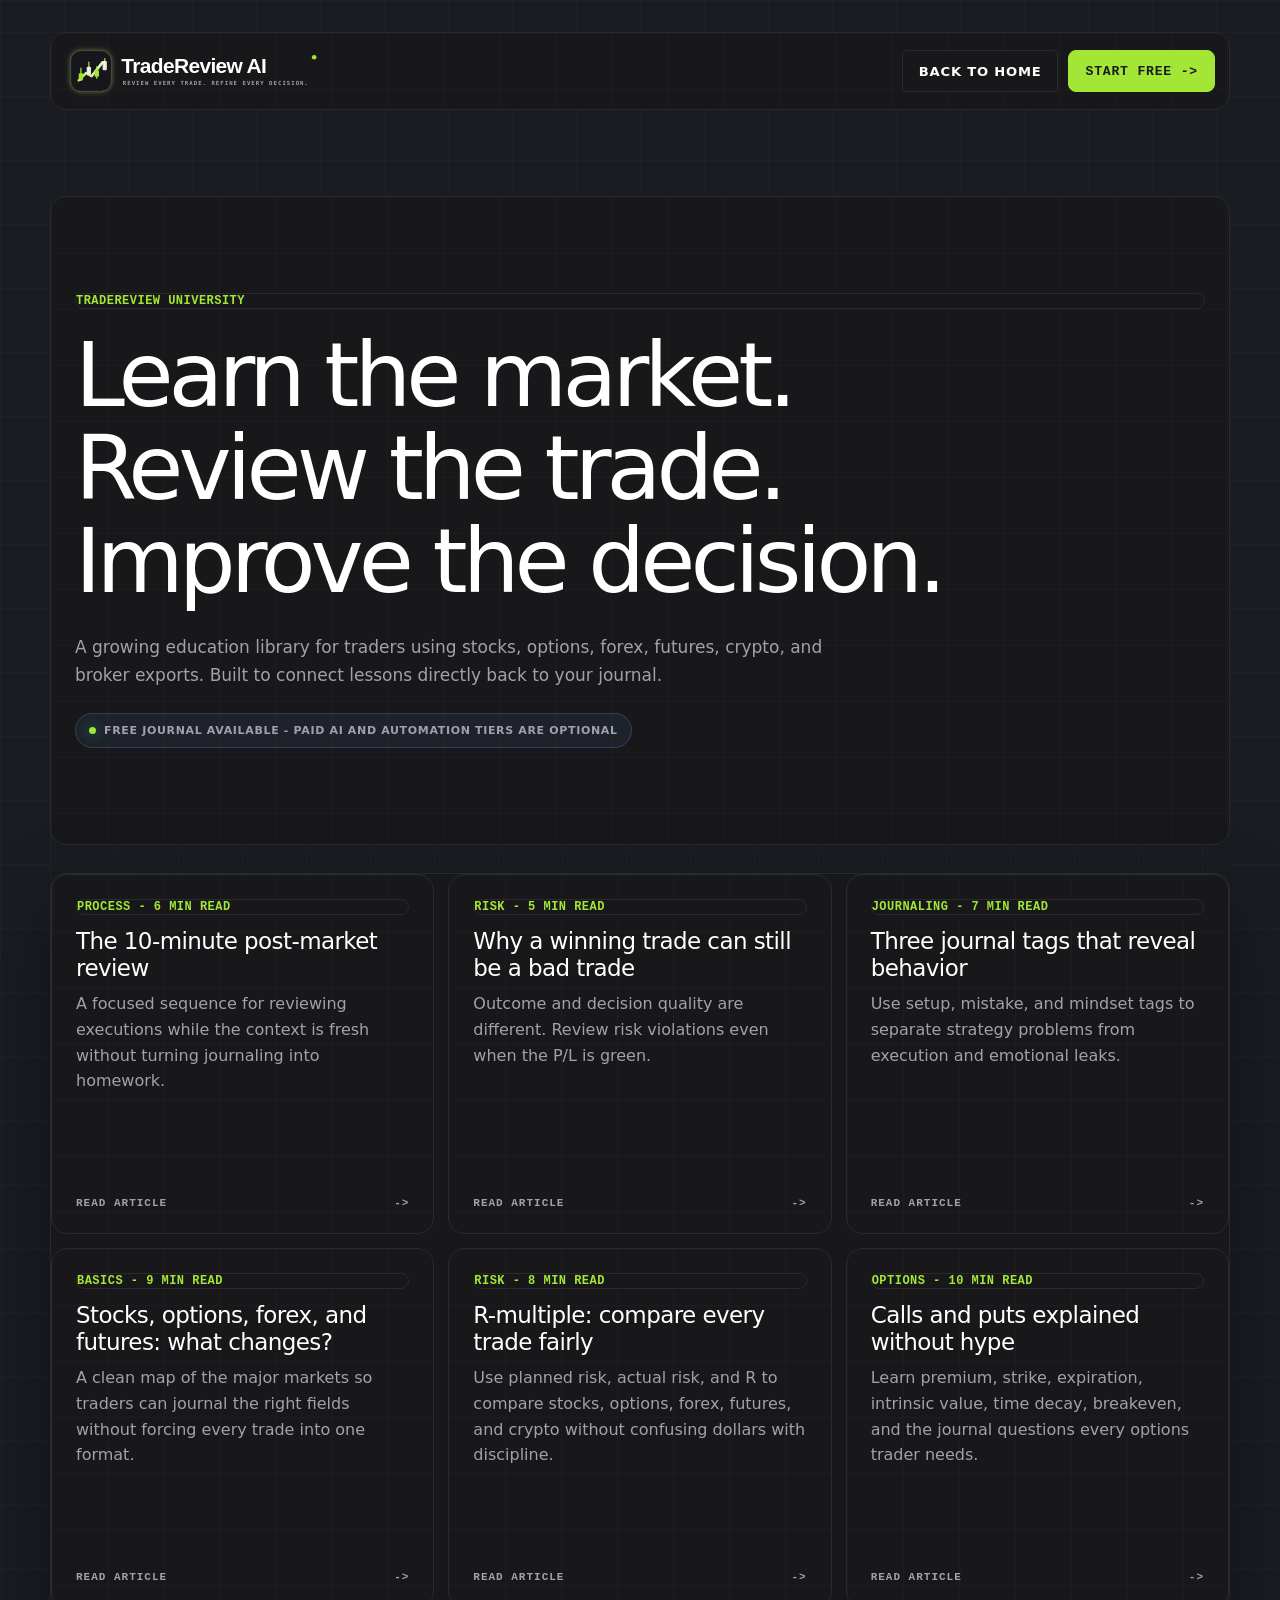
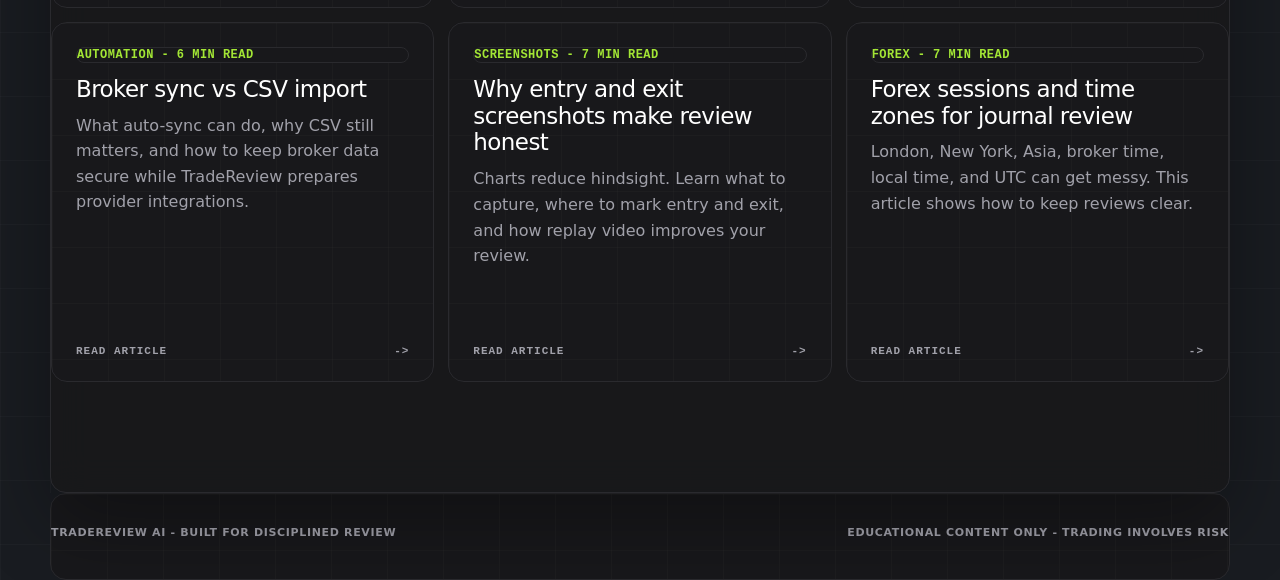
<file: blog/index.html>
<!doctype html>
<html lang="en">
<head>
  <meta charset="utf-8">
  <meta name="viewport" content="width=device-width, initial-scale=1">
  <meta name="description" content="TradeReview AI University: practical trading journal articles about stocks, options, forex, futures, risk, screenshots, broker sync, and review discipline.">
  <title>TradeReview Blog - Learn, journal, and review better</title>
  <link rel="stylesheet" href="./blog.css">
</head>
<body>
  <div class="shell">
    <nav class="nav"><a class="brand" href="../"><img class="brand-logo-wide" src="../icons/tradereview-aethel-logo.svg" alt="TradeReview AI - Review Every Trade. Refine Every Decision."></a><div class="nav-links"><a class="nav-link" href="../">Back to home</a><a class="nav-link primary" href="../app/">Start free -></a></div></nav>
    <main>
      <header class="blog-hero">
        <div class="eyebrow">TradeReview University</div>
        <h1>Learn the market. Review the trade. Improve the decision.</h1>
        <p class="lead">A growing education library for traders using stocks, options, forex, futures, crypto, and broker exports. Built to connect lessons directly back to your journal.</p>
        <div class="free-note"><i></i> Free journal available - paid AI and automation tiers are optional</div>
      </header>
      <section class="post-grid" aria-label="Blog articles">
        <a class="post-card" href="./ten-minute-post-market-review.html"><div class="post-chart"><i></i><i></i><i></i><i></i><i></i><i></i><i></i></div><div class="meta">Process - 6 min read</div><h2>The 10-minute post-market review</h2><p>A focused sequence for reviewing executions while the context is fresh without turning journaling into homework.</p><div class="read"><span>Read article</span><span>-></span></div></a>
        <a class="post-card" href="./winning-trade-bad-decision.html"><div class="post-chart"><i></i><i></i><i></i><i></i><i></i><i></i><i></i></div><div class="meta">Risk - 5 min read</div><h2>Why a winning trade can still be a bad trade</h2><p>Outcome and decision quality are different. Review risk violations even when the P/L is green.</p><div class="read"><span>Read article</span><span>-></span></div></a>
        <a class="post-card" href="./journal-tags-that-reveal-behavior.html"><div class="post-chart"><i></i><i></i><i></i><i></i><i></i><i></i><i></i></div><div class="meta">Journaling - 7 min read</div><h2>Three journal tags that reveal behavior</h2><p>Use setup, mistake, and mindset tags to separate strategy problems from execution and emotional leaks.</p><div class="read"><span>Read article</span><span>-></span></div></a>
        <a class="post-card" href="./stocks-options-forex-basics.html"><div class="post-chart"><i></i><i></i><i></i><i></i><i></i><i></i><i></i></div><div class="meta">Basics - 9 min read</div><h2>Stocks, options, forex, and futures: what changes?</h2><p>A clean map of the major markets so traders can journal the right fields without forcing every trade into one format.</p><div class="read"><span>Read article</span><span>-></span></div></a>
        <a class="post-card" href="./r-multiple-risk-management.html"><div class="post-chart"><i></i><i></i><i></i><i></i><i></i><i></i><i></i></div><div class="meta">Risk - 8 min read</div><h2>R-multiple: compare every trade fairly</h2><p>Use planned risk, actual risk, and R to compare stocks, options, forex, futures, and crypto without confusing dollars with discipline.</p><div class="read"><span>Read article</span><span>-></span></div></a>
        <a class="post-card" href="./calls-puts-options-guide.html"><div class="post-chart"><i></i><i></i><i></i><i></i><i></i><i></i><i></i></div><div class="meta">Options - 10 min read</div><h2>Calls and puts explained without hype</h2><p>Learn premium, strike, expiration, intrinsic value, time decay, breakeven, and the journal questions every options trader needs.</p><div class="read"><span>Read article</span><span>-></span></div></a>
        <a class="post-card" href="./broker-sync-vs-csv-import.html"><div class="post-chart"><i></i><i></i><i></i><i></i><i></i><i></i><i></i></div><div class="meta">Automation - 6 min read</div><h2>Broker sync vs CSV import</h2><p>What auto-sync can do, why CSV still matters, and how to keep broker data secure while TradeReview prepares provider integrations.</p><div class="read"><span>Read article</span><span>-></span></div></a>
        <a class="post-card" href="./screenshots-entry-exit-review.html"><div class="post-chart"><i></i><i></i><i></i><i></i><i></i><i></i><i></i></div><div class="meta">Screenshots - 7 min read</div><h2>Why entry and exit screenshots make review honest</h2><p>Charts reduce hindsight. Learn what to capture, where to mark entry and exit, and how replay video improves your review.</p><div class="read"><span>Read article</span><span>-></span></div></a>
        <a class="post-card" href="./forex-session-timezones.html"><div class="post-chart"><i></i><i></i><i></i><i></i><i></i><i></i><i></i></div><div class="meta">Forex - 7 min read</div><h2>Forex sessions and time zones for journal review</h2><p>London, New York, Asia, broker time, local time, and UTC can get messy. This article shows how to keep reviews clear.</p><div class="read"><span>Read article</span><span>-></span></div></a>
      </section>
    </main>
    <footer><span>TradeReview AI - Built for disciplined review</span><span>Educational content only - Trading involves risk</span></footer>
  </div>
</body>
</html>
</file>
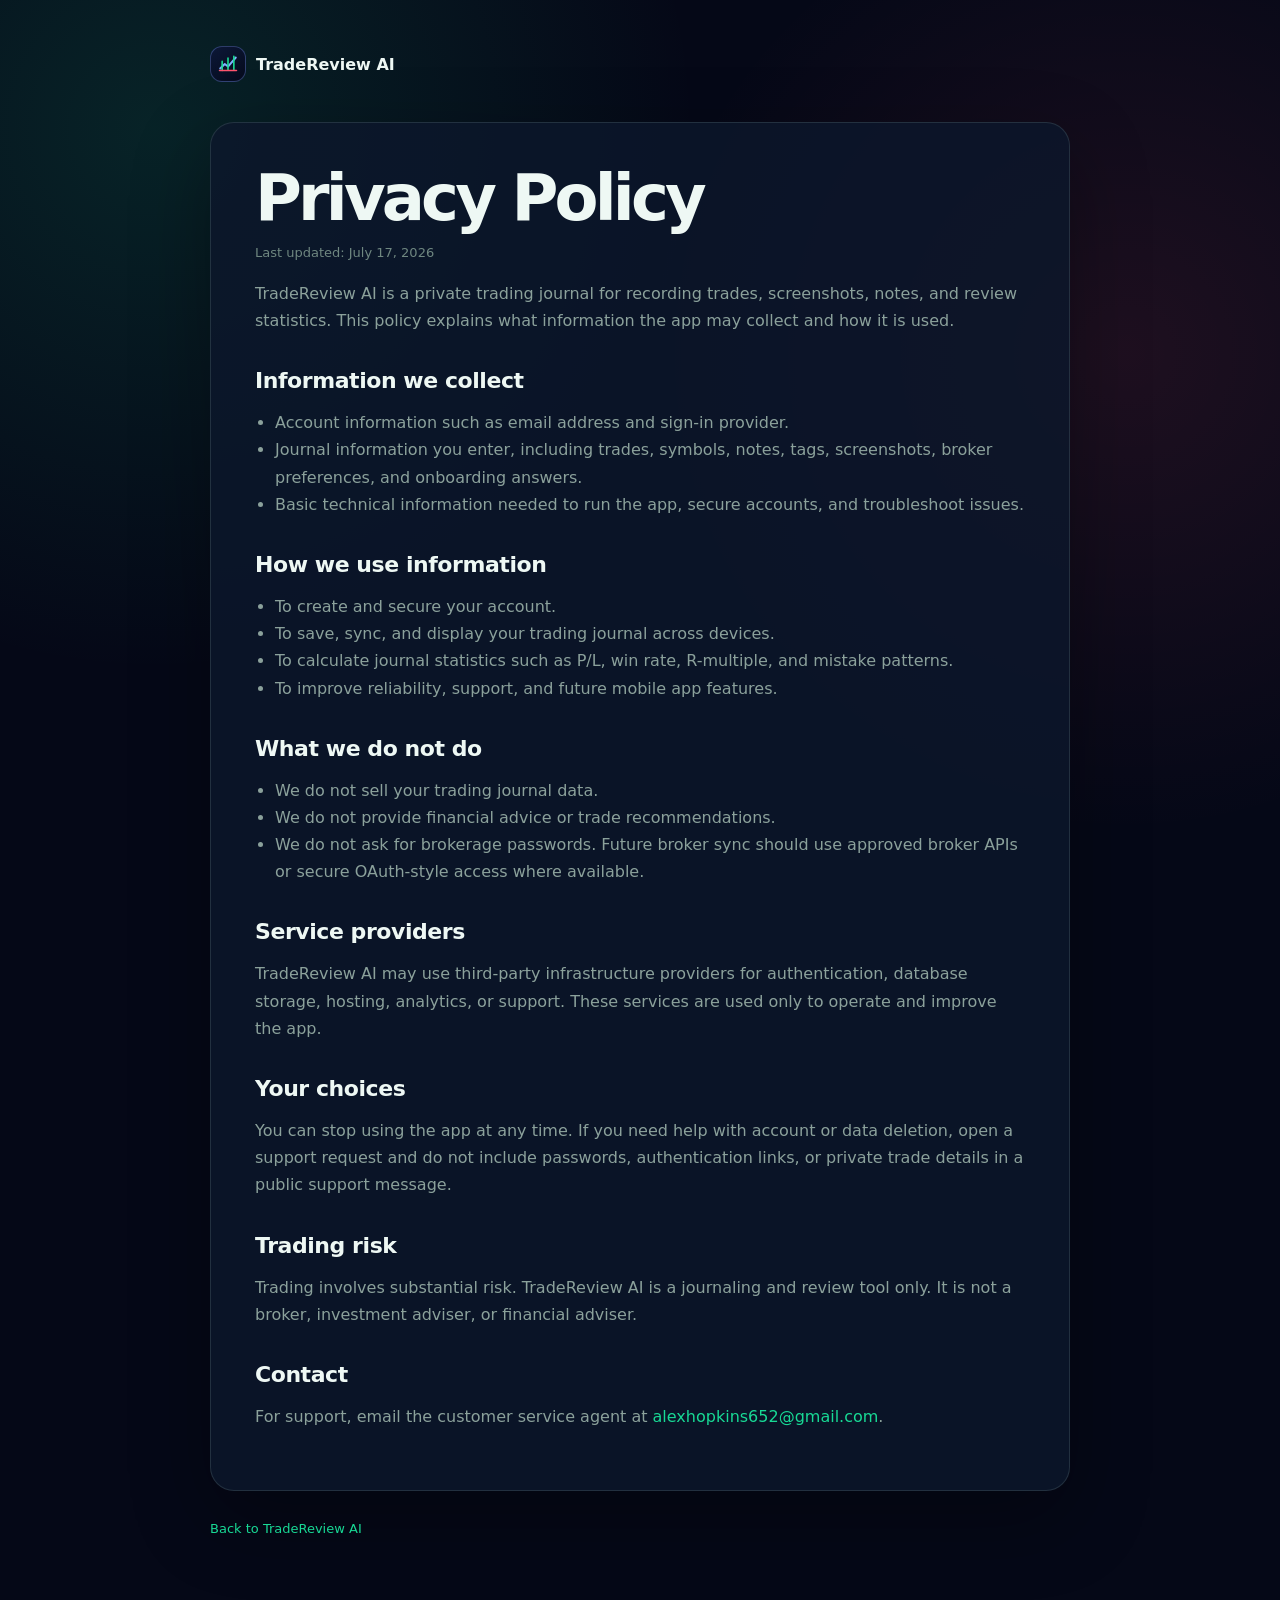
<file: privacy.html>
<!doctype html>
<html lang="en">
<head>
  <meta charset="utf-8">
  <meta name="viewport" content="width=device-width, initial-scale=1">
  <meta name="description" content="TradeReview AI privacy policy.">
  <link rel="icon" type="image/svg+xml" href="./favicon.svg">
  <link rel="manifest" href="./manifest.webmanifest">
  <meta name="theme-color" content="#050817">
  <title>Privacy Policy — TradeReview AI</title>
  <style>
    :root { color-scheme: dark; --bg: #050817; --panel: #0d172b; --text: #eef8f4; --muted: #8ba19b; --line: rgba(176,221,206,.14); --green: #18d995; --red: #ff536d; }
    * { box-sizing: border-box; }
    body { margin: 0; color: var(--text); font-family: Inter, ui-sans-serif, system-ui, -apple-system, BlinkMacSystemFont, "Segoe UI", sans-serif; background: radial-gradient(circle at 12% 8%, rgba(24,217,149,.13), transparent 34rem), radial-gradient(circle at 88% 22%, rgba(255,83,109,.10), transparent 30rem), var(--bg); }
    main { width: min(860px, calc(100% - 36px)); margin: 0 auto; padding: 46px 0 70px; }
    a { color: var(--green); text-decoration: none; }
    .brand { display: inline-flex; align-items: center; gap: 10px; color: var(--text); font-weight: 900; }
    .mark { width: 36px; height: 36px; display: grid; place-items: center; border: 1px solid rgba(127,160,255,.32); border-radius: 12px; background: linear-gradient(145deg, rgba(12,24,56,.98), rgba(5,10,28,.98)); }
    .mark svg { width: 26px; height: 26px; }
    .card { margin-top: 40px; padding: clamp(24px, 5vw, 44px); border: 1px solid var(--line); border-radius: 24px; background: rgba(13,23,43,.84); box-shadow: 0 28px 80px rgba(0,0,0,.32); }
    h1 { margin: 0; font-size: clamp(38px, 7vw, 64px); line-height: .98; letter-spacing: -.06em; }
    h2 { margin: 34px 0 10px; font-size: 22px; letter-spacing: -.02em; }
    p, li { color: var(--muted); line-height: 1.7; }
    .updated { margin-top: 12px; color: #6f8780; font-size: 13px; }
    ul { padding-left: 20px; }
    footer { margin-top: 30px; color: #6f8780; font-size: 13px; }
  </style>
</head>
<body>
  <main>
    <a class="brand" href="./">
      <span class="mark" aria-hidden="true"><svg viewBox="0 0 40 40"><path d="M8 27 15 20l5 4 12-14" fill="none" stroke="#7fb0ff" stroke-width="3" stroke-linecap="round" stroke-linejoin="round"/><path d="M11 16v14M20 11v18M29 8v21" stroke="#18d995" stroke-width="2.5" stroke-linecap="round"/><path d="M7 30h26" stroke="#ff536d" stroke-width="2.5" stroke-linecap="round"/></svg></span>
      <span>TradeReview AI</span>
    </a>
    <section class="card">
      <h1>Privacy Policy</h1>
      <p class="updated">Last updated: July 17, 2026</p>

      <p>TradeReview AI is a private trading journal for recording trades, screenshots, notes, and review statistics. This policy explains what information the app may collect and how it is used.</p>

      <h2>Information we collect</h2>
      <ul>
        <li>Account information such as email address and sign-in provider.</li>
        <li>Journal information you enter, including trades, symbols, notes, tags, screenshots, broker preferences, and onboarding answers.</li>
        <li>Basic technical information needed to run the app, secure accounts, and troubleshoot issues.</li>
      </ul>

      <h2>How we use information</h2>
      <ul>
        <li>To create and secure your account.</li>
        <li>To save, sync, and display your trading journal across devices.</li>
        <li>To calculate journal statistics such as P/L, win rate, R-multiple, and mistake patterns.</li>
        <li>To improve reliability, support, and future mobile app features.</li>
      </ul>

      <h2>What we do not do</h2>
      <ul>
        <li>We do not sell your trading journal data.</li>
        <li>We do not provide financial advice or trade recommendations.</li>
        <li>We do not ask for brokerage passwords. Future broker sync should use approved broker APIs or secure OAuth-style access where available.</li>
      </ul>

      <h2>Service providers</h2>
      <p>TradeReview AI may use third-party infrastructure providers for authentication, database storage, hosting, analytics, or support. These services are used only to operate and improve the app.</p>

      <h2>Your choices</h2>
      <p>You can stop using the app at any time. If you need help with account or data deletion, open a support request and do not include passwords, authentication links, or private trade details in a public support message.</p>

      <h2>Trading risk</h2>
      <p>Trading involves substantial risk. TradeReview AI is a journaling and review tool only. It is not a broker, investment adviser, or financial adviser.</p>

      <h2>Contact</h2>
      <p>For support, email the customer service agent at <a href="mailto:alexhopkins652@gmail.com">alexhopkins652@gmail.com</a>.</p>
    </section>
    <footer><a href="./">Back to TradeReview AI</a></footer>
  </main>
</body>
</html>
</file>
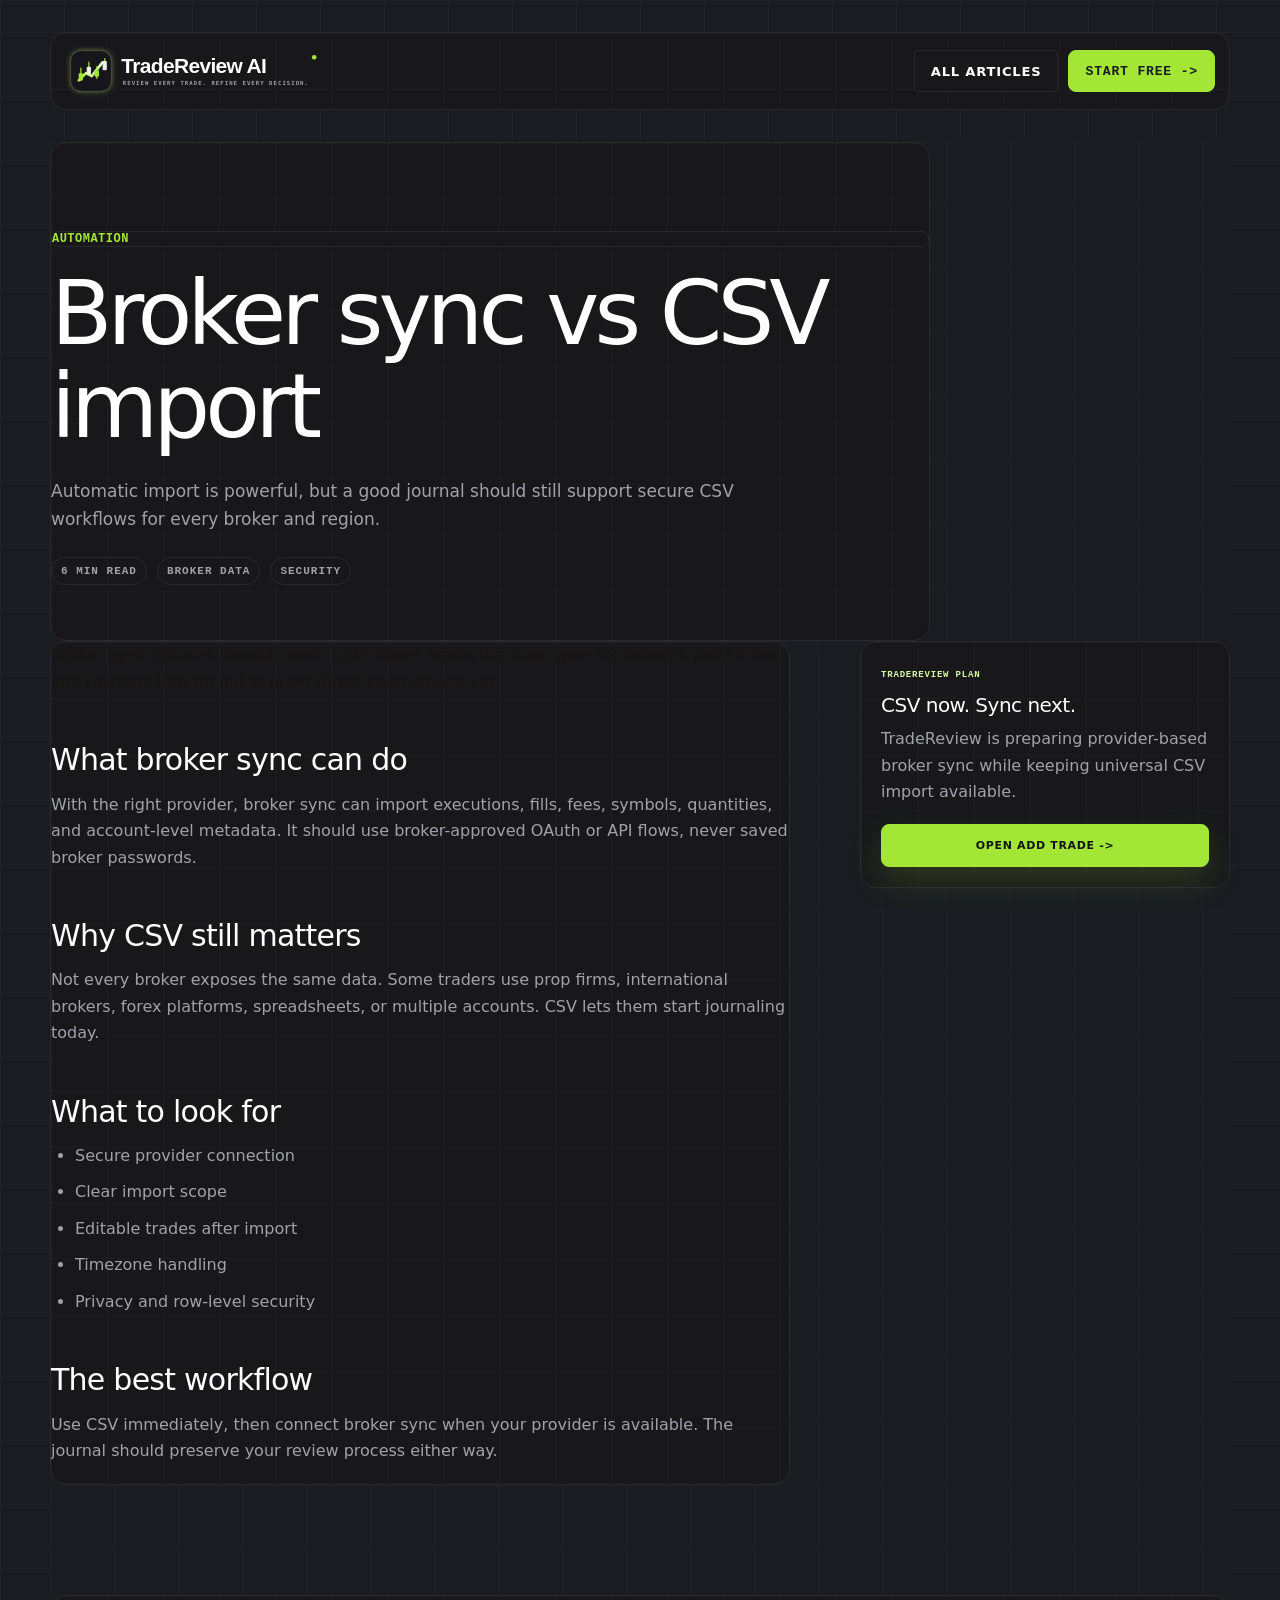
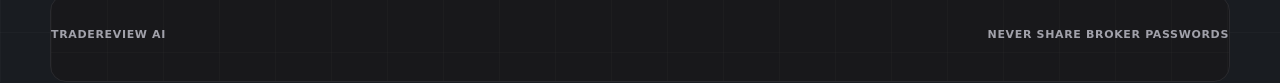
<file: blog/broker-sync-vs-csv-import.html>
<!doctype html>
<html lang="en">
<head><meta charset="utf-8"><meta name="viewport" content="width=device-width, initial-scale=1"><meta name="description" content="Broker sync versus CSV imports for trading journals."><title>Broker sync vs CSV import - TradeReview Blog</title><link rel="stylesheet" href="./blog.css"></head>
<body><div class="shell"><nav class="nav"><a class="brand" href="../"><img class="brand-logo-wide" src="../icons/tradereview-aethel-logo.svg" alt="TradeReview AI"></a><div class="nav-links"><a class="nav-link" href="./">All articles</a><a class="nav-link primary" href="../app/">Start free -></a></div></nav><main><header class="article-head"><div class="eyebrow">Automation</div><h1>Broker sync vs CSV import</h1><p class="lead">Automatic import is powerful, but a good journal should still support secure CSV workflows for every broker and region.</p><div class="article-meta"><span>6 min read</span><span>Broker data</span><span>Security</span></div></header><div class="article-layout"><article class="article">
<p>Broker sync reduces manual work. CSV import keeps the door open for brokers, prop firms, and markets that do not support direct connections yet.</p>
<h2>What broker sync can do</h2><p>With the right provider, broker sync can import executions, fills, fees, symbols, quantities, and account-level metadata. It should use broker-approved OAuth or API flows, never saved broker passwords.</p>
<h2>Why CSV still matters</h2><p>Not every broker exposes the same data. Some traders use prop firms, international brokers, forex platforms, spreadsheets, or multiple accounts. CSV lets them start journaling today.</p>
<h2>What to look for</h2><ul><li>Secure provider connection</li><li>Clear import scope</li><li>Editable trades after import</li><li>Timezone handling</li><li>Privacy and row-level security</li></ul>
<h2>The best workflow</h2><p>Use CSV immediately, then connect broker sync when your provider is available. The journal should preserve your review process either way.</p>
</article><aside class="side-card"><span>TradeReview plan</span><h3>CSV now. Sync next.</h3><p>TradeReview is preparing provider-based broker sync while keeping universal CSV import available.</p><a href="../app/">Open Add Trade -></a></aside></div></main><footer><span>TradeReview AI</span><span>Never share broker passwords</span></footer></div></body></html>
</file>
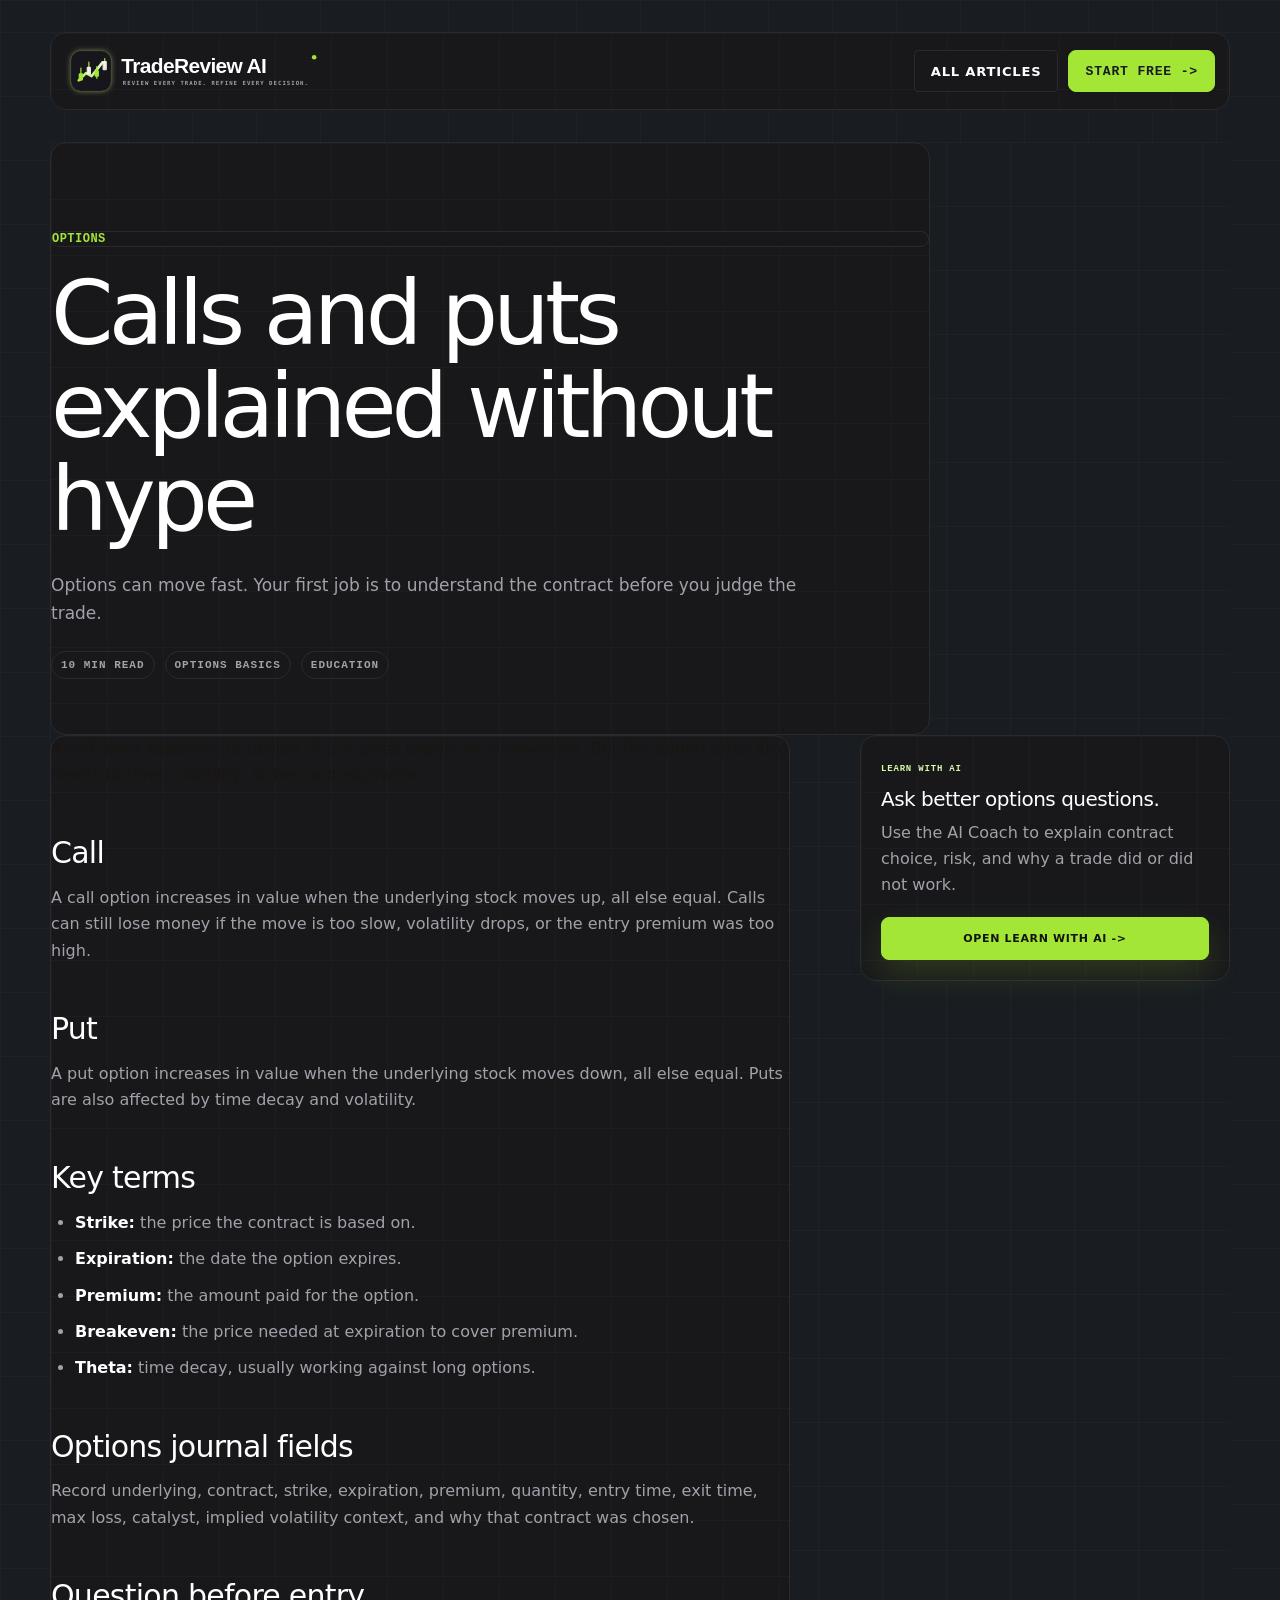
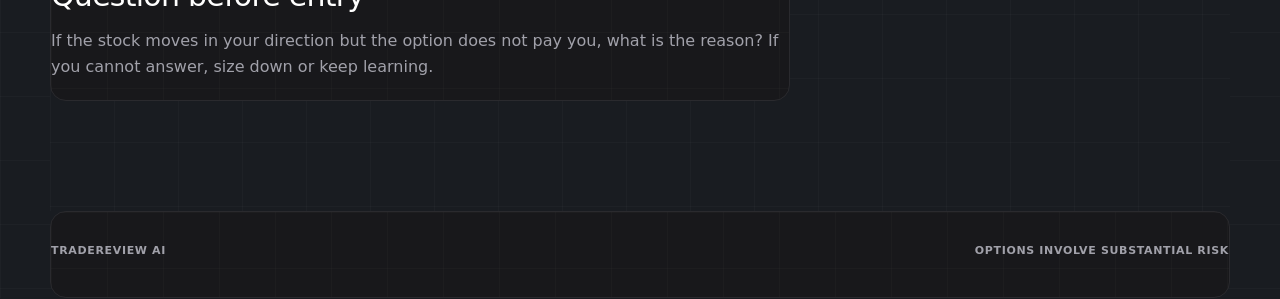
<file: blog/calls-puts-options-guide.html>
<!doctype html>
<html lang="en">
<head><meta charset="utf-8"><meta name="viewport" content="width=device-width, initial-scale=1"><meta name="description" content="Calls and puts explained for beginner options traders."><title>Calls and puts explained - TradeReview Blog</title><link rel="stylesheet" href="./blog.css"></head>
<body><div class="shell"><nav class="nav"><a class="brand" href="../"><img class="brand-logo-wide" src="../icons/tradereview-aethel-logo.svg" alt="TradeReview AI"></a><div class="nav-links"><a class="nav-link" href="./">All articles</a><a class="nav-link primary" href="../app/">Start free -></a></div></nav><main><header class="article-head"><div class="eyebrow">Options</div><h1>Calls and puts explained without hype</h1><p class="lead">Options can move fast. Your first job is to understand the contract before you judge the trade.</p><div class="article-meta"><span>10 min read</span><span>Options basics</span><span>Education</span></div></header><div class="article-layout"><article class="article">
<p>A call gives exposure to upside. A put gives exposure to downside. But the option price also reacts to time, volatility, strike, and expiration.</p>
<h2>Call</h2><p>A call option increases in value when the underlying stock moves up, all else equal. Calls can still lose money if the move is too slow, volatility drops, or the entry premium was too high.</p>
<h2>Put</h2><p>A put option increases in value when the underlying stock moves down, all else equal. Puts are also affected by time decay and volatility.</p>
<h2>Key terms</h2><ul><li><strong>Strike:</strong> the price the contract is based on.</li><li><strong>Expiration:</strong> the date the option expires.</li><li><strong>Premium:</strong> the amount paid for the option.</li><li><strong>Breakeven:</strong> the price needed at expiration to cover premium.</li><li><strong>Theta:</strong> time decay, usually working against long options.</li></ul>
<h2>Options journal fields</h2><p>Record underlying, contract, strike, expiration, premium, quantity, entry time, exit time, max loss, catalyst, implied volatility context, and why that contract was chosen.</p>
<h2>Question before entry</h2><p>If the stock moves in your direction but the option does not pay you, what is the reason? If you cannot answer, size down or keep learning.</p>
</article><aside class="side-card"><span>Learn with AI</span><h3>Ask better options questions.</h3><p>Use the AI Coach to explain contract choice, risk, and why a trade did or did not work.</p><a href="../app/?view=aiCommand&ai=learn">Open Learn with AI -></a></aside></div></main><footer><span>TradeReview AI</span><span>Options involve substantial risk</span></footer></div></body></html>
</file>
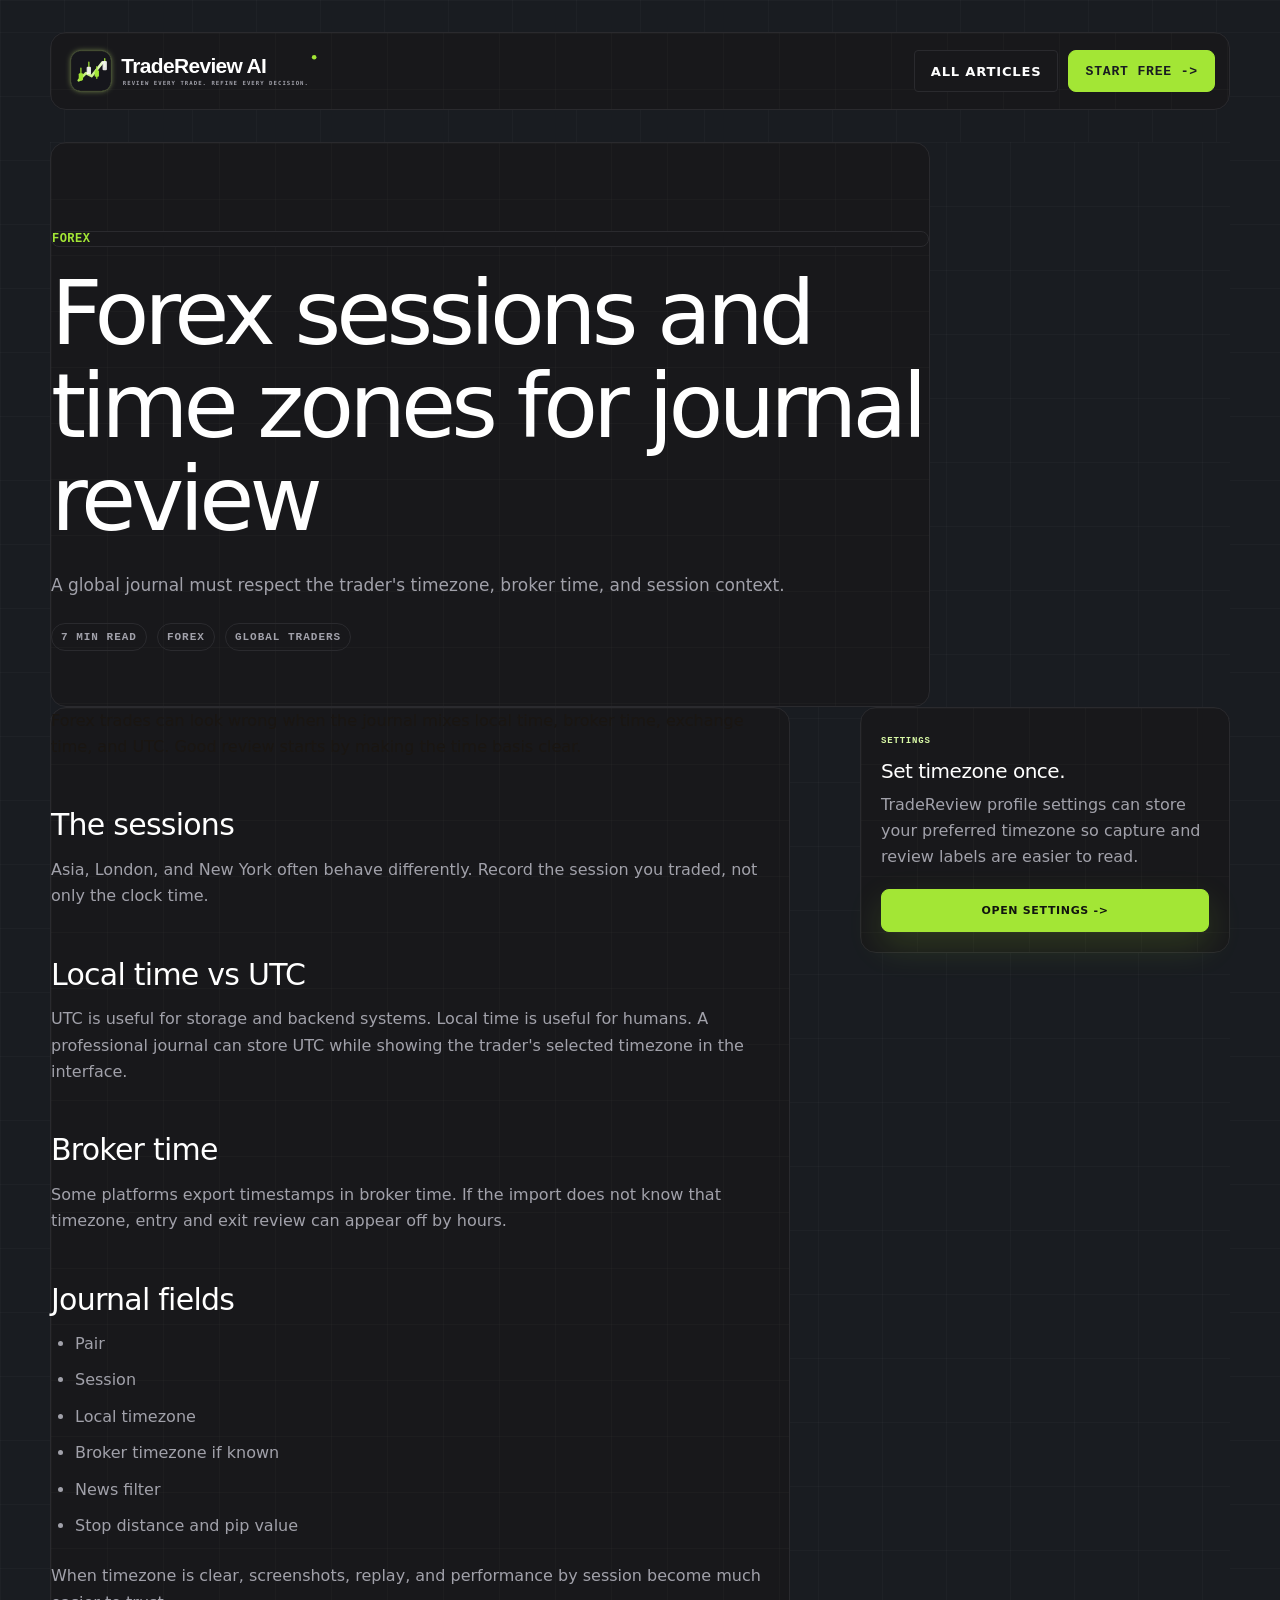
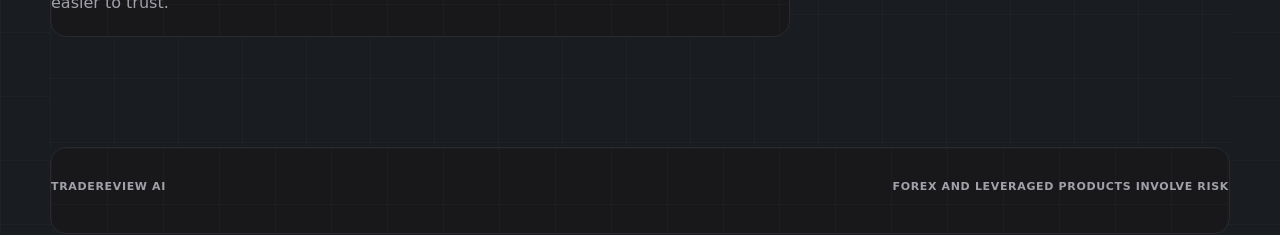
<file: blog/forex-session-timezones.html>
<!doctype html>
<html lang="en">
<head><meta charset="utf-8"><meta name="viewport" content="width=device-width, initial-scale=1"><meta name="description" content="Forex session and timezone journaling for traders around the world."><title>Forex sessions and time zones - TradeReview Blog</title><link rel="stylesheet" href="./blog.css"></head>
<body><div class="shell"><nav class="nav"><a class="brand" href="../"><img class="brand-logo-wide" src="../icons/tradereview-aethel-logo.svg" alt="TradeReview AI"></a><div class="nav-links"><a class="nav-link" href="./">All articles</a><a class="nav-link primary" href="../app/">Start free -></a></div></nav><main><header class="article-head"><div class="eyebrow">Forex</div><h1>Forex sessions and time zones for journal review</h1><p class="lead">A global journal must respect the trader's timezone, broker time, and session context.</p><div class="article-meta"><span>7 min read</span><span>Forex</span><span>Global traders</span></div></header><div class="article-layout"><article class="article">
<p>Forex trades can look wrong when the journal mixes local time, broker time, exchange time, and UTC. Good review starts by making the time basis clear.</p>
<h2>The sessions</h2><p>Asia, London, and New York often behave differently. Record the session you traded, not only the clock time.</p>
<h2>Local time vs UTC</h2><p>UTC is useful for storage and backend systems. Local time is useful for humans. A professional journal can store UTC while showing the trader's selected timezone in the interface.</p>
<h2>Broker time</h2><p>Some platforms export timestamps in broker time. If the import does not know that timezone, entry and exit review can appear off by hours.</p>
<h2>Journal fields</h2><ul><li>Pair</li><li>Session</li><li>Local timezone</li><li>Broker timezone if known</li><li>News filter</li><li>Stop distance and pip value</li></ul>
<p>When timezone is clear, screenshots, replay, and performance by session become much easier to trust.</p>
</article><aside class="side-card"><span>Settings</span><h3>Set timezone once.</h3><p>TradeReview profile settings can store your preferred timezone so capture and review labels are easier to read.</p><a href="../app/?view=settings">Open settings -></a></aside></div></main><footer><span>TradeReview AI</span><span>Forex and leveraged products involve risk</span></footer></div></body></html>
</file>
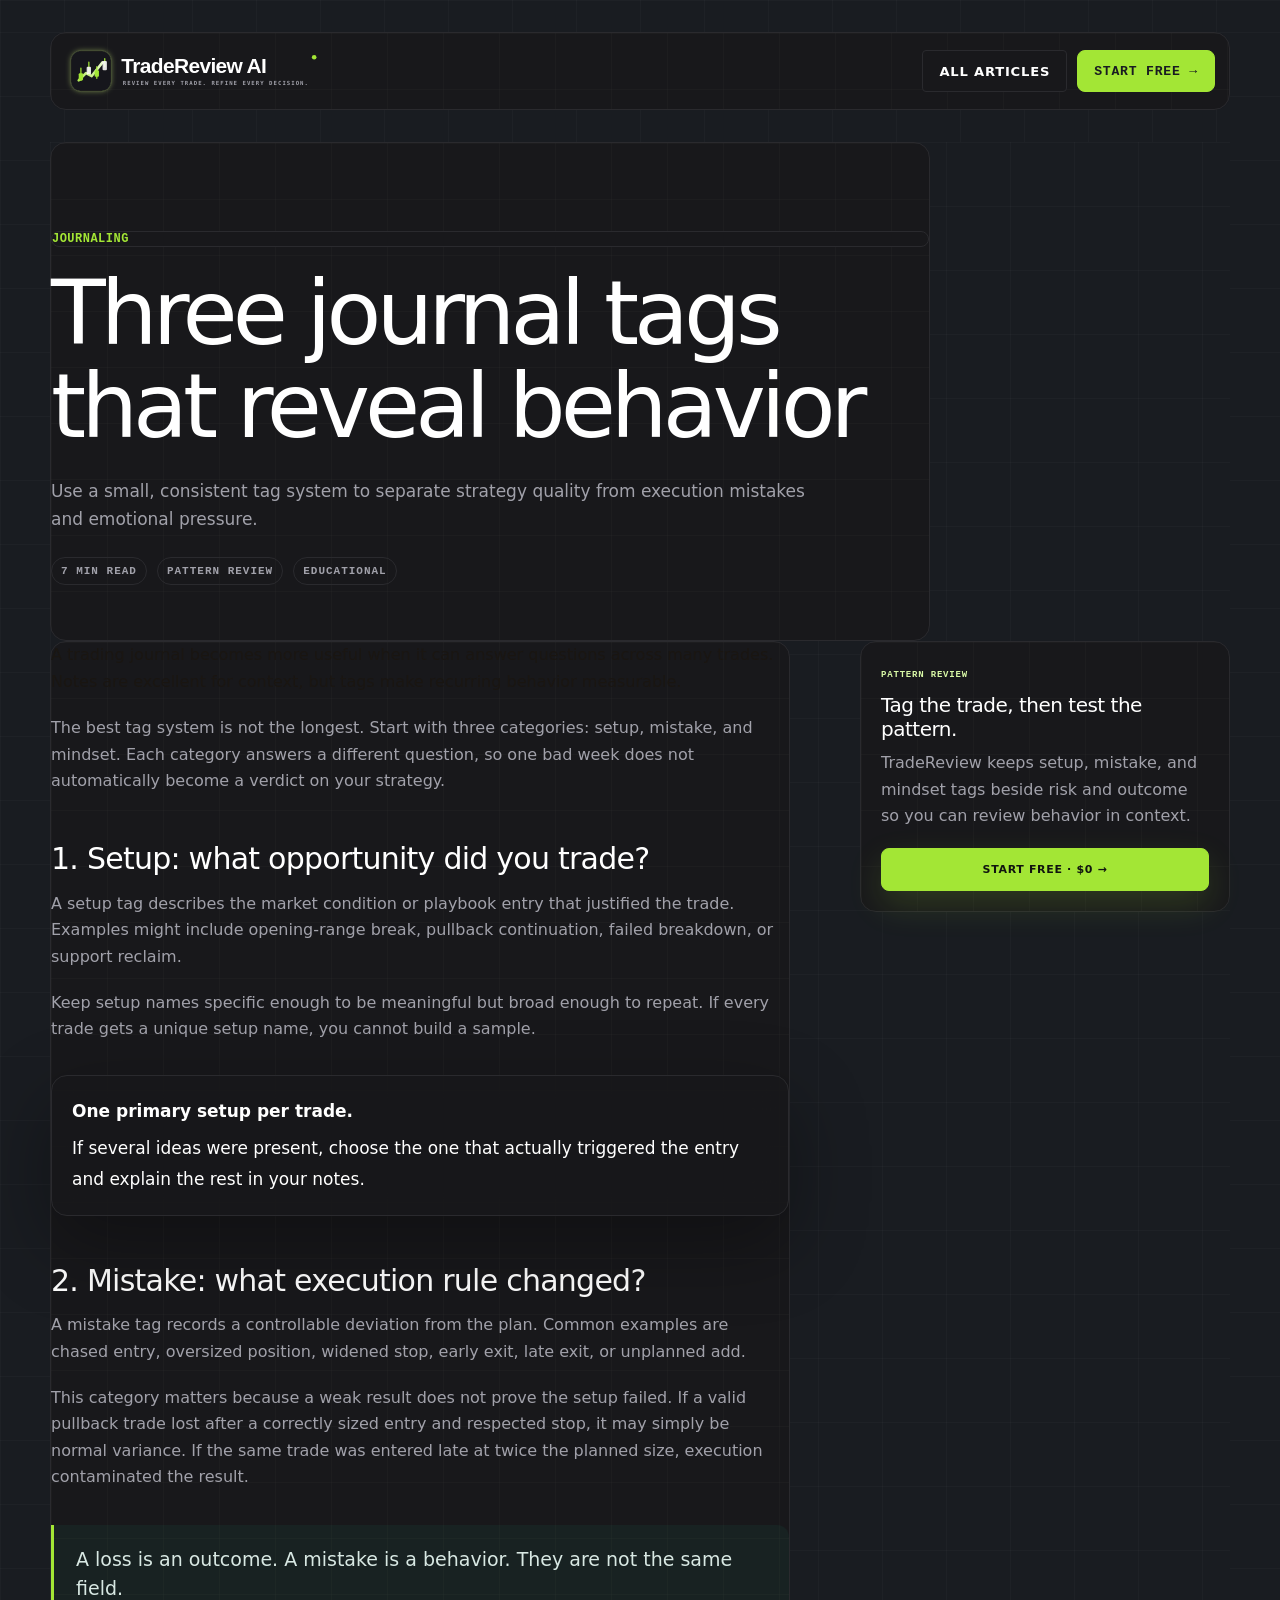
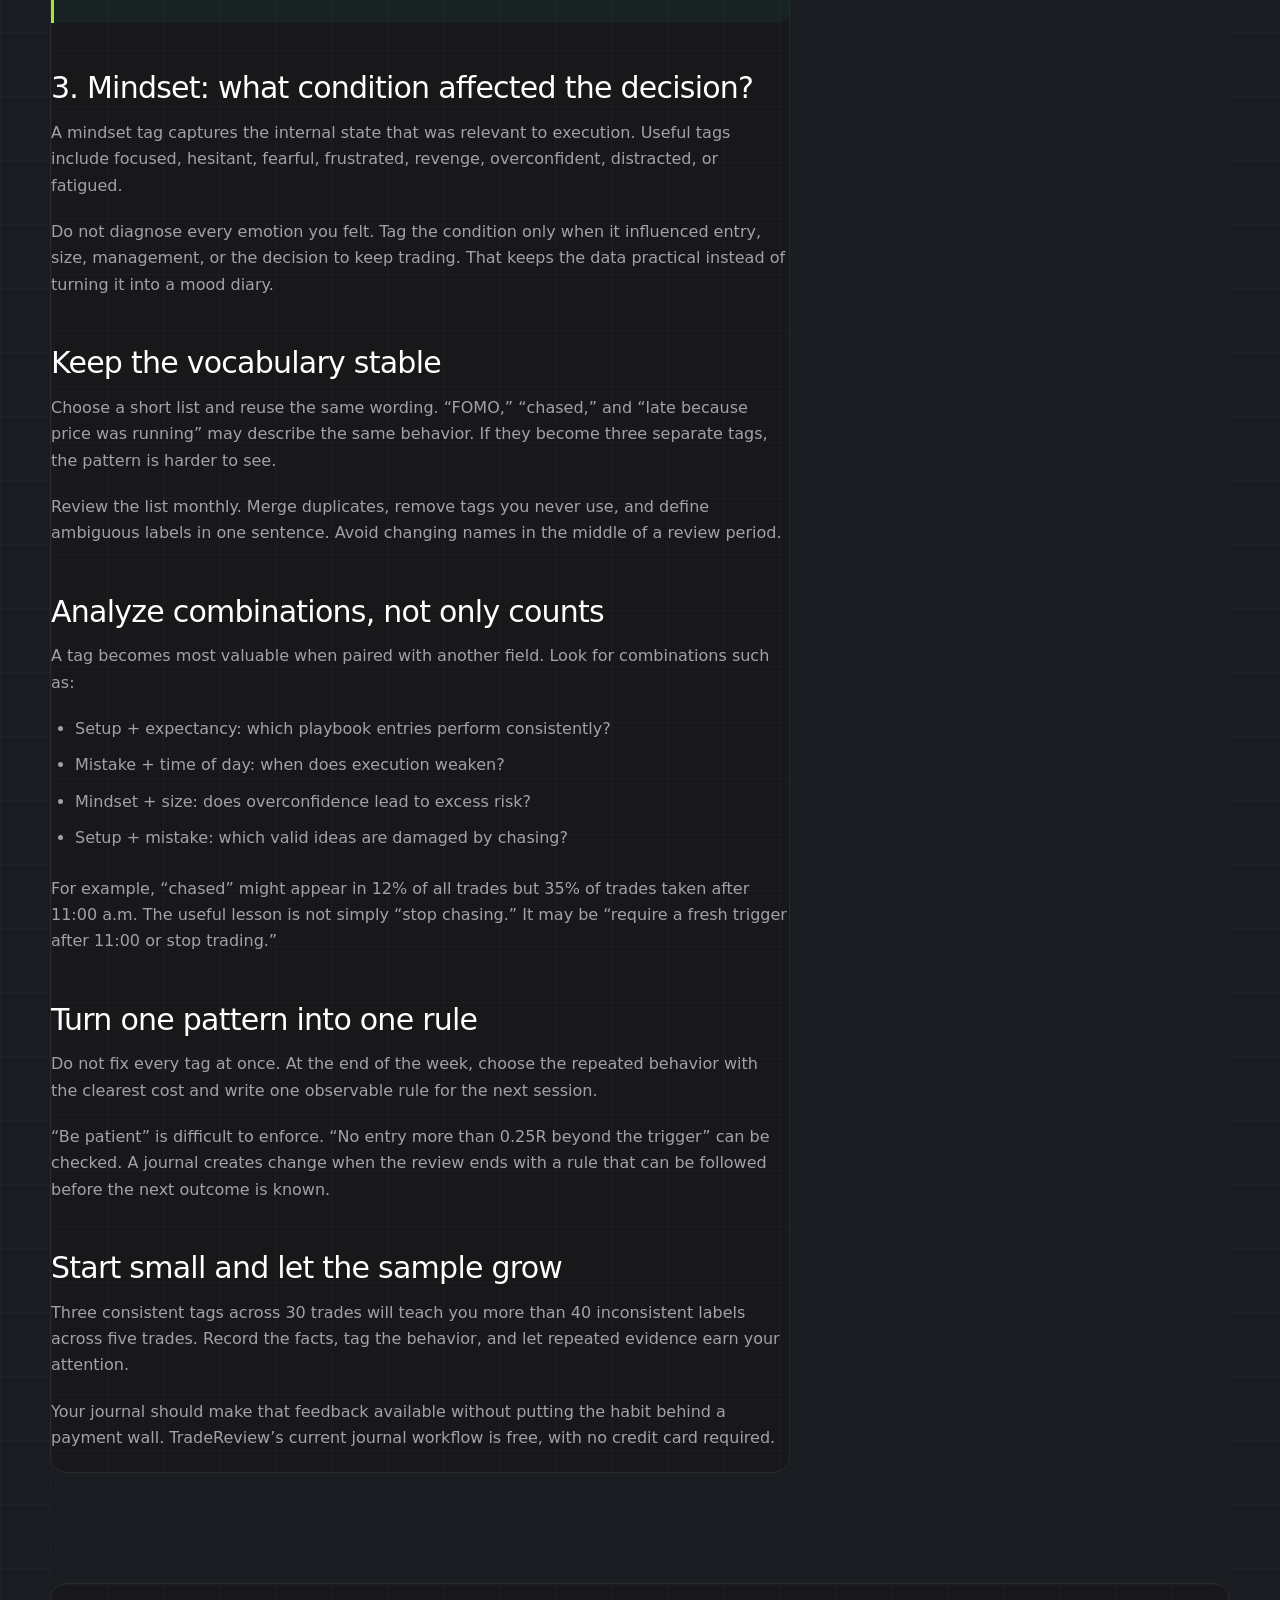
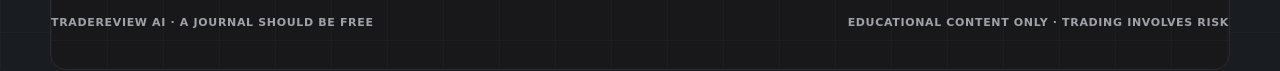
<file: blog/journal-tags-that-reveal-behavior.html>
<!doctype html>
<html lang="en">
<head>
  <meta charset="utf-8">
  <meta name="viewport" content="width=device-width, initial-scale=1">
  <meta name="description" content="Learn how setup, mistake, and mindset tags reveal repeatable patterns in a trading journal.">
  <title>Three journal tags that reveal behavior — TradeReview Blog</title>
  <link rel="stylesheet" href="./blog.css">
</head>
<body>
  <div class="shell">
    <nav class="nav"><a class="brand" href="../"><img class="brand-logo-wide" src="../icons/tradereview-aethel-logo.svg" alt="TradeReview AI � Review Every Trade. Refine Every Decision."></a><div class="nav-links"><a class="nav-link" href="./">All articles</a><a class="nav-link primary" href="../app/">Start free →</a></div></nav>
    <main>
      <header class="article-head"><div class="eyebrow">Journaling</div><h1>Three journal tags that reveal behavior</h1><p class="lead">Use a small, consistent tag system to separate strategy quality from execution mistakes and emotional pressure.</p><div class="article-meta"><span>7 min read</span><span>Pattern review</span><span>Educational</span></div></header>
      <div class="article-layout">
        <article class="article">
          <p>A trading journal becomes more useful when it can answer questions across many trades. Notes are excellent for context, but tags make recurring behavior measurable.</p>
          <p>The best tag system is not the longest. Start with three categories: setup, mistake, and mindset. Each category answers a different question, so one bad week does not automatically become a verdict on your strategy.</p>

          <h2>1. Setup: what opportunity did you trade?</h2>
          <p>A setup tag describes the market condition or playbook entry that justified the trade. Examples might include opening-range break, pullback continuation, failed breakdown, or support reclaim.</p>
          <p>Keep setup names specific enough to be meaningful but broad enough to repeat. If every trade gets a unique setup name, you cannot build a sample.</p>
          <div class="callout"><strong>One primary setup per trade.</strong>If several ideas were present, choose the one that actually triggered the entry and explain the rest in your notes.</div>

          <h2>2. Mistake: what execution rule changed?</h2>
          <p>A mistake tag records a controllable deviation from the plan. Common examples are chased entry, oversized position, widened stop, early exit, late exit, or unplanned add.</p>
          <p>This category matters because a weak result does not prove the setup failed. If a valid pullback trade lost after a correctly sized entry and respected stop, it may simply be normal variance. If the same trade was entered late at twice the planned size, execution contaminated the result.</p>
          <blockquote>A loss is an outcome. A mistake is a behavior. They are not the same field.</blockquote>

          <h2>3. Mindset: what condition affected the decision?</h2>
          <p>A mindset tag captures the internal state that was relevant to execution. Useful tags include focused, hesitant, fearful, frustrated, revenge, overconfident, distracted, or fatigued.</p>
          <p>Do not diagnose every emotion you felt. Tag the condition only when it influenced entry, size, management, or the decision to keep trading. That keeps the data practical instead of turning it into a mood diary.</p>

          <h2>Keep the vocabulary stable</h2>
          <p>Choose a short list and reuse the same wording. “FOMO,” “chased,” and “late because price was running” may describe the same behavior. If they become three separate tags, the pattern is harder to see.</p>
          <p>Review the list monthly. Merge duplicates, remove tags you never use, and define ambiguous labels in one sentence. Avoid changing names in the middle of a review period.</p>

          <h2>Analyze combinations, not only counts</h2>
          <p>A tag becomes most valuable when paired with another field. Look for combinations such as:</p>
          <ul>
            <li>Setup + expectancy: which playbook entries perform consistently?</li>
            <li>Mistake + time of day: when does execution weaken?</li>
            <li>Mindset + size: does overconfidence lead to excess risk?</li>
            <li>Setup + mistake: which valid ideas are damaged by chasing?</li>
          </ul>
          <p>For example, “chased” might appear in 12% of all trades but 35% of trades taken after 11:00 a.m. The useful lesson is not simply “stop chasing.” It may be “require a fresh trigger after 11:00 or stop trading.”</p>

          <h2>Turn one pattern into one rule</h2>
          <p>Do not fix every tag at once. At the end of the week, choose the repeated behavior with the clearest cost and write one observable rule for the next session.</p>
          <p>“Be patient” is difficult to enforce. “No entry more than 0.25R beyond the trigger” can be checked. A journal creates change when the review ends with a rule that can be followed before the next outcome is known.</p>

          <h2>Start small and let the sample grow</h2>
          <p>Three consistent tags across 30 trades will teach you more than 40 inconsistent labels across five trades. Record the facts, tag the behavior, and let repeated evidence earn your attention.</p>
          <p>Your journal should make that feedback available without putting the habit behind a payment wall. TradeReview’s current journal workflow is free, with no credit card required.</p>
        </article>
        <aside class="side-card"><span>Pattern review</span><h3>Tag the trade, then test the pattern.</h3><p>TradeReview keeps setup, mistake, and mindset tags beside risk and outcome so you can review behavior in context.</p><a href="../app/">Start free · $0 →</a></aside>
      </div>
    </main>
    <footer><span>TradeReview AI · A journal should be free</span><span>Educational content only · Trading involves risk</span></footer>
  </div>
</body>
</html>
</file>
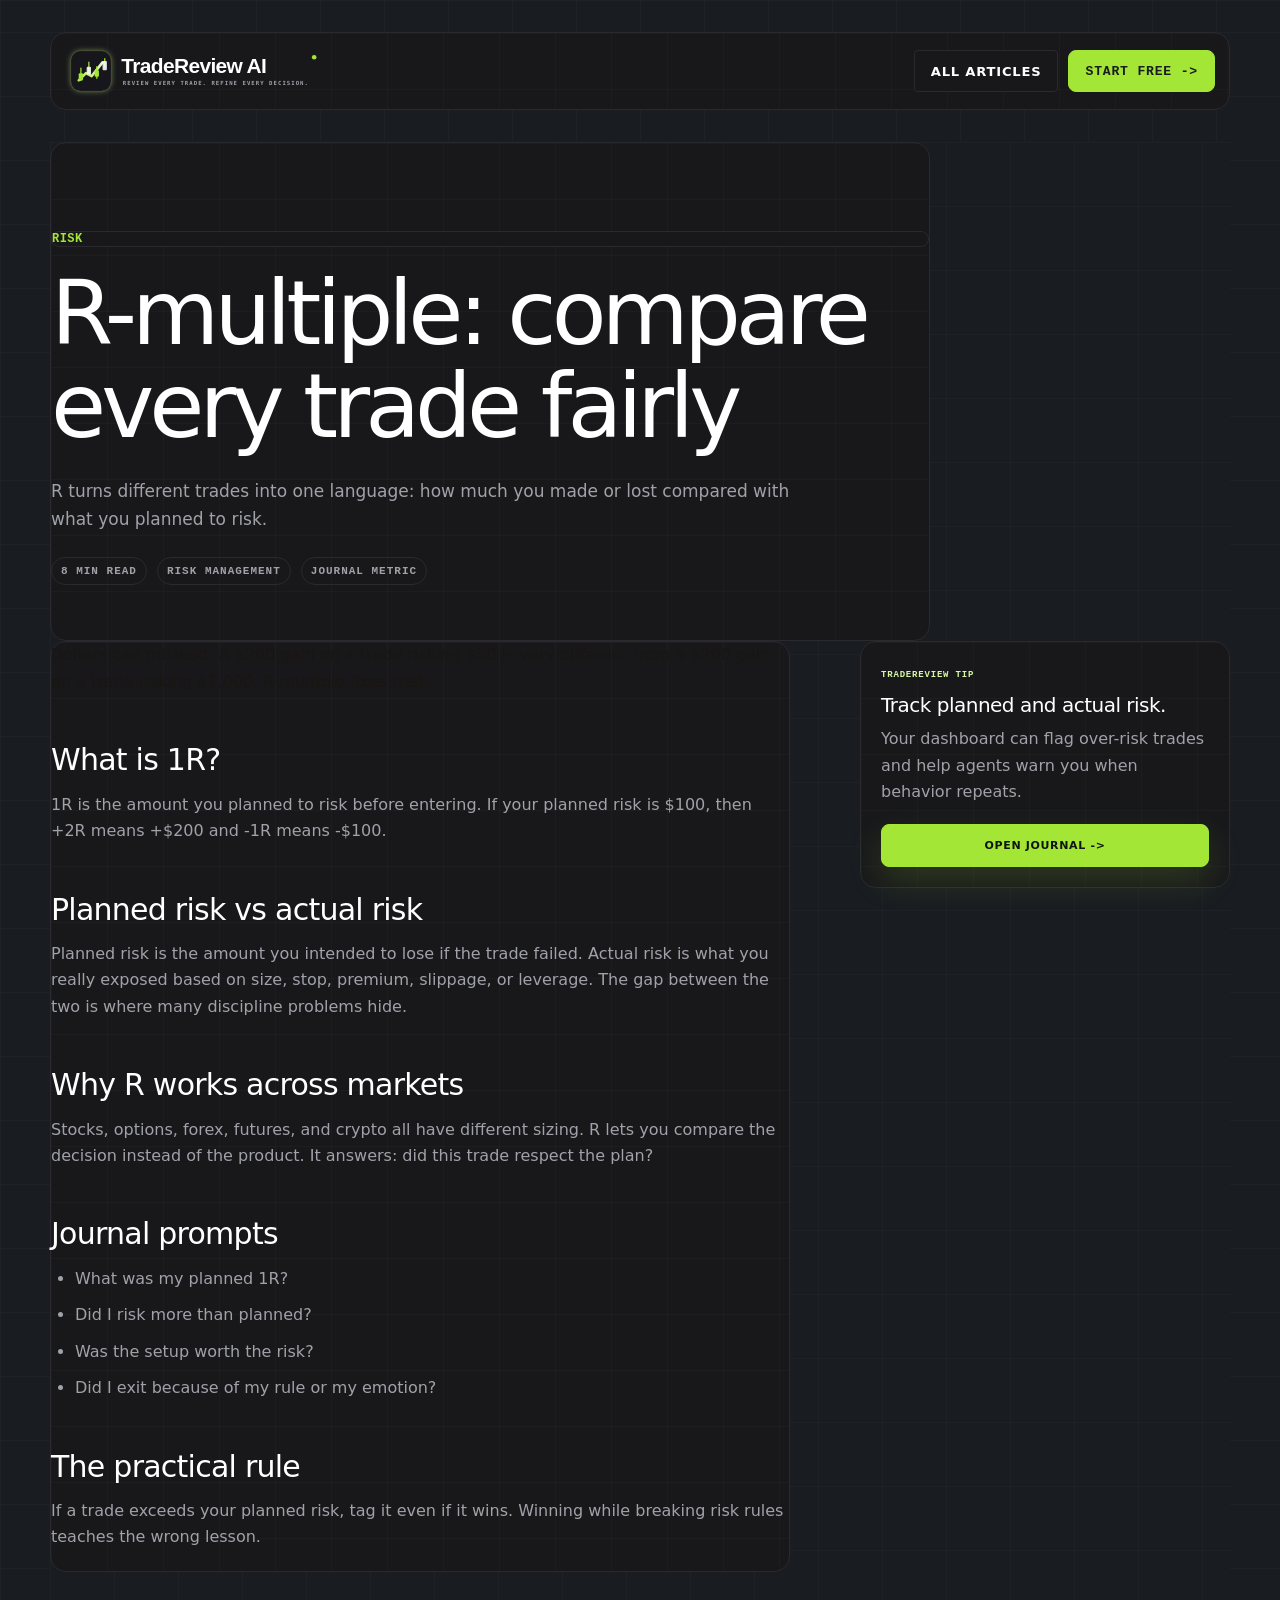
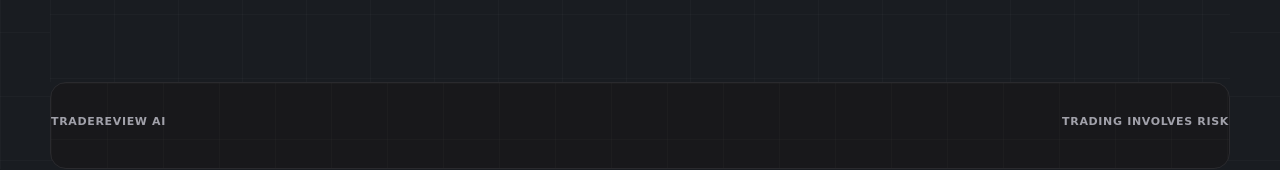
<file: blog/r-multiple-risk-management.html>
<!doctype html>
<html lang="en">
<head><meta charset="utf-8"><meta name="viewport" content="width=device-width, initial-scale=1"><meta name="description" content="Learn R-multiple risk management for trading journals."><title>R-multiple risk management - TradeReview Blog</title><link rel="stylesheet" href="./blog.css"></head>
<body><div class="shell"><nav class="nav"><a class="brand" href="../"><img class="brand-logo-wide" src="../icons/tradereview-aethel-logo.svg" alt="TradeReview AI"></a><div class="nav-links"><a class="nav-link" href="./">All articles</a><a class="nav-link primary" href="../app/">Start free -></a></div></nav><main><header class="article-head"><div class="eyebrow">Risk</div><h1>R-multiple: compare every trade fairly</h1><p class="lead">R turns different trades into one language: how much you made or lost compared with what you planned to risk.</p><div class="article-meta"><span>8 min read</span><span>Risk management</span><span>Journal metric</span></div></header><div class="article-layout"><article class="article">
<p>Dollars can mislead. A $200 gain on a trade risking $50 is very different from a $200 gain on a trade risking $1,000. R-multiple fixes that.</p>
<h2>What is 1R?</h2><p>1R is the amount you planned to risk before entering. If your planned risk is $100, then +2R means +$200 and -1R means -$100.</p>
<h2>Planned risk vs actual risk</h2><p>Planned risk is the amount you intended to lose if the trade failed. Actual risk is what you really exposed based on size, stop, premium, slippage, or leverage. The gap between the two is where many discipline problems hide.</p>
<h2>Why R works across markets</h2><p>Stocks, options, forex, futures, and crypto all have different sizing. R lets you compare the decision instead of the product. It answers: did this trade respect the plan?</p>
<h2>Journal prompts</h2><ul><li>What was my planned 1R?</li><li>Did I risk more than planned?</li><li>Was the setup worth the risk?</li><li>Did I exit because of my rule or my emotion?</li></ul>
<h2>The practical rule</h2><p>If a trade exceeds your planned risk, tag it even if it wins. Winning while breaking risk rules teaches the wrong lesson.</p>
</article><aside class="side-card"><span>TradeReview tip</span><h3>Track planned and actual risk.</h3><p>Your dashboard can flag over-risk trades and help agents warn you when behavior repeats.</p><a href="../app/">Open journal -></a></aside></div></main><footer><span>TradeReview AI</span><span>Trading involves risk</span></footer></div></body></html>
</file>
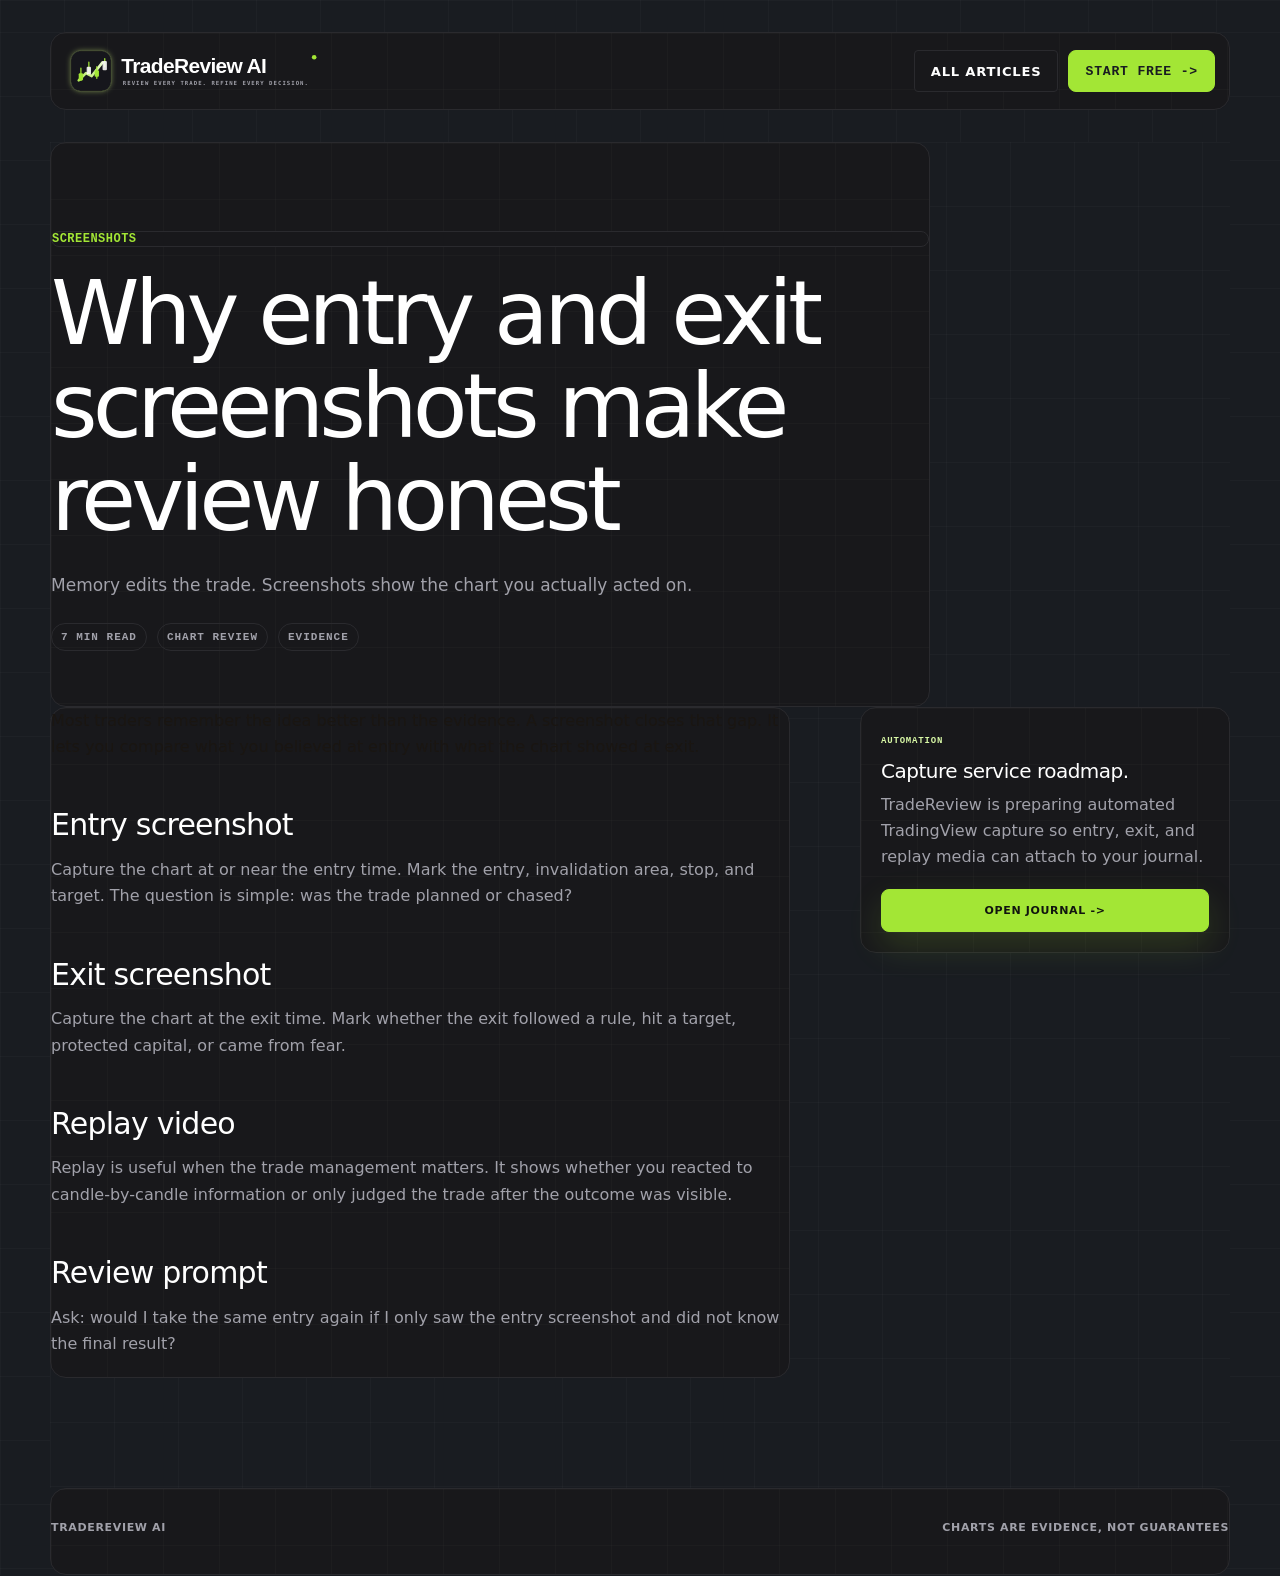
<file: blog/screenshots-entry-exit-review.html>
<!doctype html>
<html lang="en">
<head><meta charset="utf-8"><meta name="viewport" content="width=device-width, initial-scale=1"><meta name="description" content="How entry and exit screenshots improve trading review."><title>Entry and exit screenshots - TradeReview Blog</title><link rel="stylesheet" href="./blog.css"></head>
<body><div class="shell"><nav class="nav"><a class="brand" href="../"><img class="brand-logo-wide" src="../icons/tradereview-aethel-logo.svg" alt="TradeReview AI"></a><div class="nav-links"><a class="nav-link" href="./">All articles</a><a class="nav-link primary" href="../app/">Start free -></a></div></nav><main><header class="article-head"><div class="eyebrow">Screenshots</div><h1>Why entry and exit screenshots make review honest</h1><p class="lead">Memory edits the trade. Screenshots show the chart you actually acted on.</p><div class="article-meta"><span>7 min read</span><span>Chart review</span><span>Evidence</span></div></header><div class="article-layout"><article class="article">
<p>Most traders remember the idea better than the evidence. A screenshot closes that gap. It lets you compare what you believed at entry with what the chart showed at exit.</p>
<h2>Entry screenshot</h2><p>Capture the chart at or near the entry time. Mark the entry, invalidation area, stop, and target. The question is simple: was the trade planned or chased?</p>
<h2>Exit screenshot</h2><p>Capture the chart at the exit time. Mark whether the exit followed a rule, hit a target, protected capital, or came from fear.</p>
<h2>Replay video</h2><p>Replay is useful when the trade management matters. It shows whether you reacted to candle-by-candle information or only judged the trade after the outcome was visible.</p>
<h2>Review prompt</h2><p>Ask: would I take the same entry again if I only saw the entry screenshot and did not know the final result?</p>
</article><aside class="side-card"><span>Automation</span><h3>Capture service roadmap.</h3><p>TradeReview is preparing automated TradingView capture so entry, exit, and replay media can attach to your journal.</p><a href="../app/">Open journal -></a></aside></div></main><footer><span>TradeReview AI</span><span>Charts are evidence, not guarantees</span></footer></div></body></html>
</file>
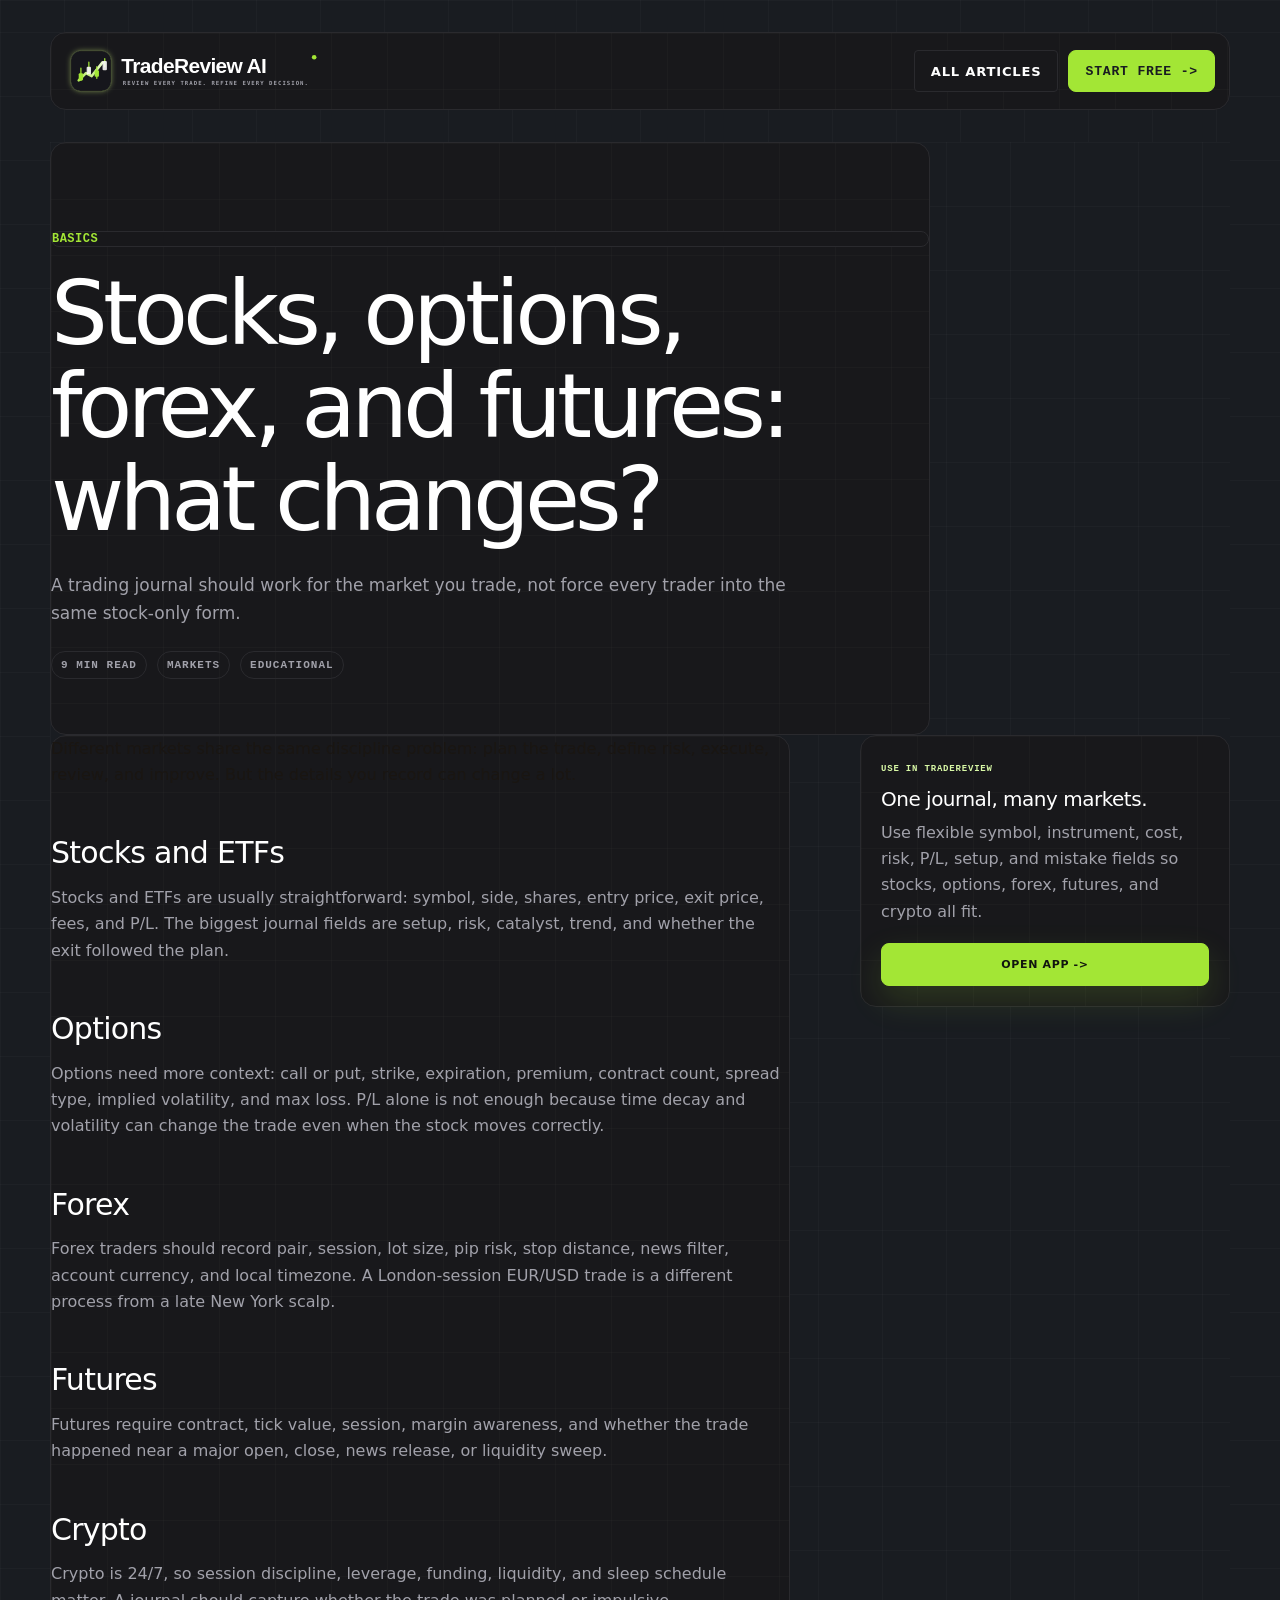
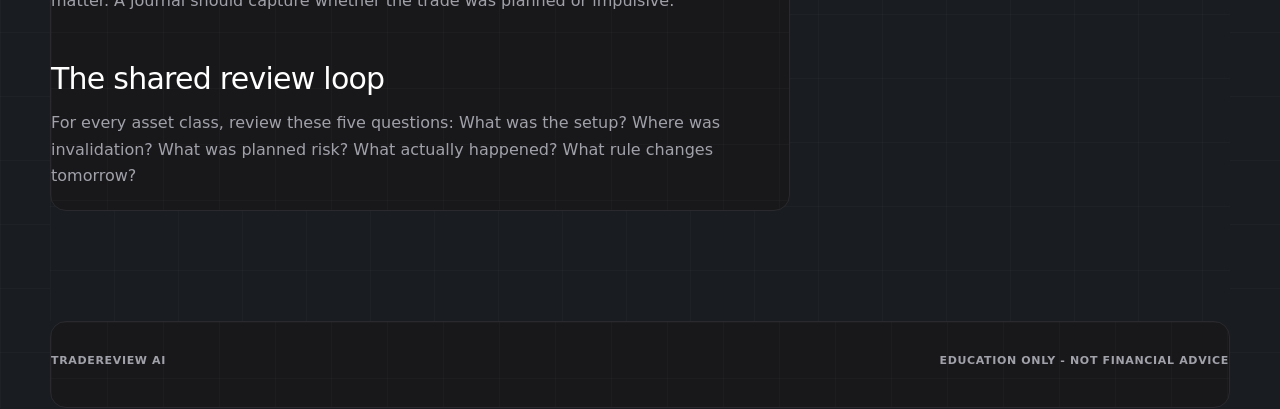
<file: blog/stocks-options-forex-basics.html>
<!doctype html>
<html lang="en">
<head><meta charset="utf-8"><meta name="viewport" content="width=device-width, initial-scale=1"><meta name="description" content="A beginner-friendly guide to stocks, options, forex, futures, and crypto for trading journal users."><title>Stocks, options, forex, and futures - TradeReview Blog</title><link rel="stylesheet" href="./blog.css"></head>
<body><div class="shell"><nav class="nav"><a class="brand" href="../"><img class="brand-logo-wide" src="../icons/tradereview-aethel-logo.svg" alt="TradeReview AI"></a><div class="nav-links"><a class="nav-link" href="./">All articles</a><a class="nav-link primary" href="../app/">Start free -></a></div></nav><main><header class="article-head"><div class="eyebrow">Basics</div><h1>Stocks, options, forex, and futures: what changes?</h1><p class="lead">A trading journal should work for the market you trade, not force every trader into the same stock-only form.</p><div class="article-meta"><span>9 min read</span><span>Markets</span><span>Educational</span></div></header><div class="article-layout"><article class="article">
<p>Different markets share the same discipline problem: plan the trade, define risk, execute, review, and improve. But the details you record can change a lot.</p>
<h2>Stocks and ETFs</h2><p>Stocks and ETFs are usually straightforward: symbol, side, shares, entry price, exit price, fees, and P/L. The biggest journal fields are setup, risk, catalyst, trend, and whether the exit followed the plan.</p>
<h2>Options</h2><p>Options need more context: call or put, strike, expiration, premium, contract count, spread type, implied volatility, and max loss. P/L alone is not enough because time decay and volatility can change the trade even when the stock moves correctly.</p>
<h2>Forex</h2><p>Forex traders should record pair, session, lot size, pip risk, stop distance, news filter, account currency, and local timezone. A London-session EUR/USD trade is a different process from a late New York scalp.</p>
<h2>Futures</h2><p>Futures require contract, tick value, session, margin awareness, and whether the trade happened near a major open, close, news release, or liquidity sweep.</p>
<h2>Crypto</h2><p>Crypto is 24/7, so session discipline, leverage, funding, liquidity, and sleep schedule matter. A journal should capture whether the trade was planned or impulsive.</p>
<h2>The shared review loop</h2><p>For every asset class, review these five questions: What was the setup? Where was invalidation? What was planned risk? What actually happened? What rule changes tomorrow?</p>
</article><aside class="side-card"><span>Use in TradeReview</span><h3>One journal, many markets.</h3><p>Use flexible symbol, instrument, cost, risk, P/L, setup, and mistake fields so stocks, options, forex, futures, and crypto all fit.</p><a href="../app/">Open app -></a></aside></div></main><footer><span>TradeReview AI</span><span>Education only - not financial advice</span></footer></div></body></html>
</file>
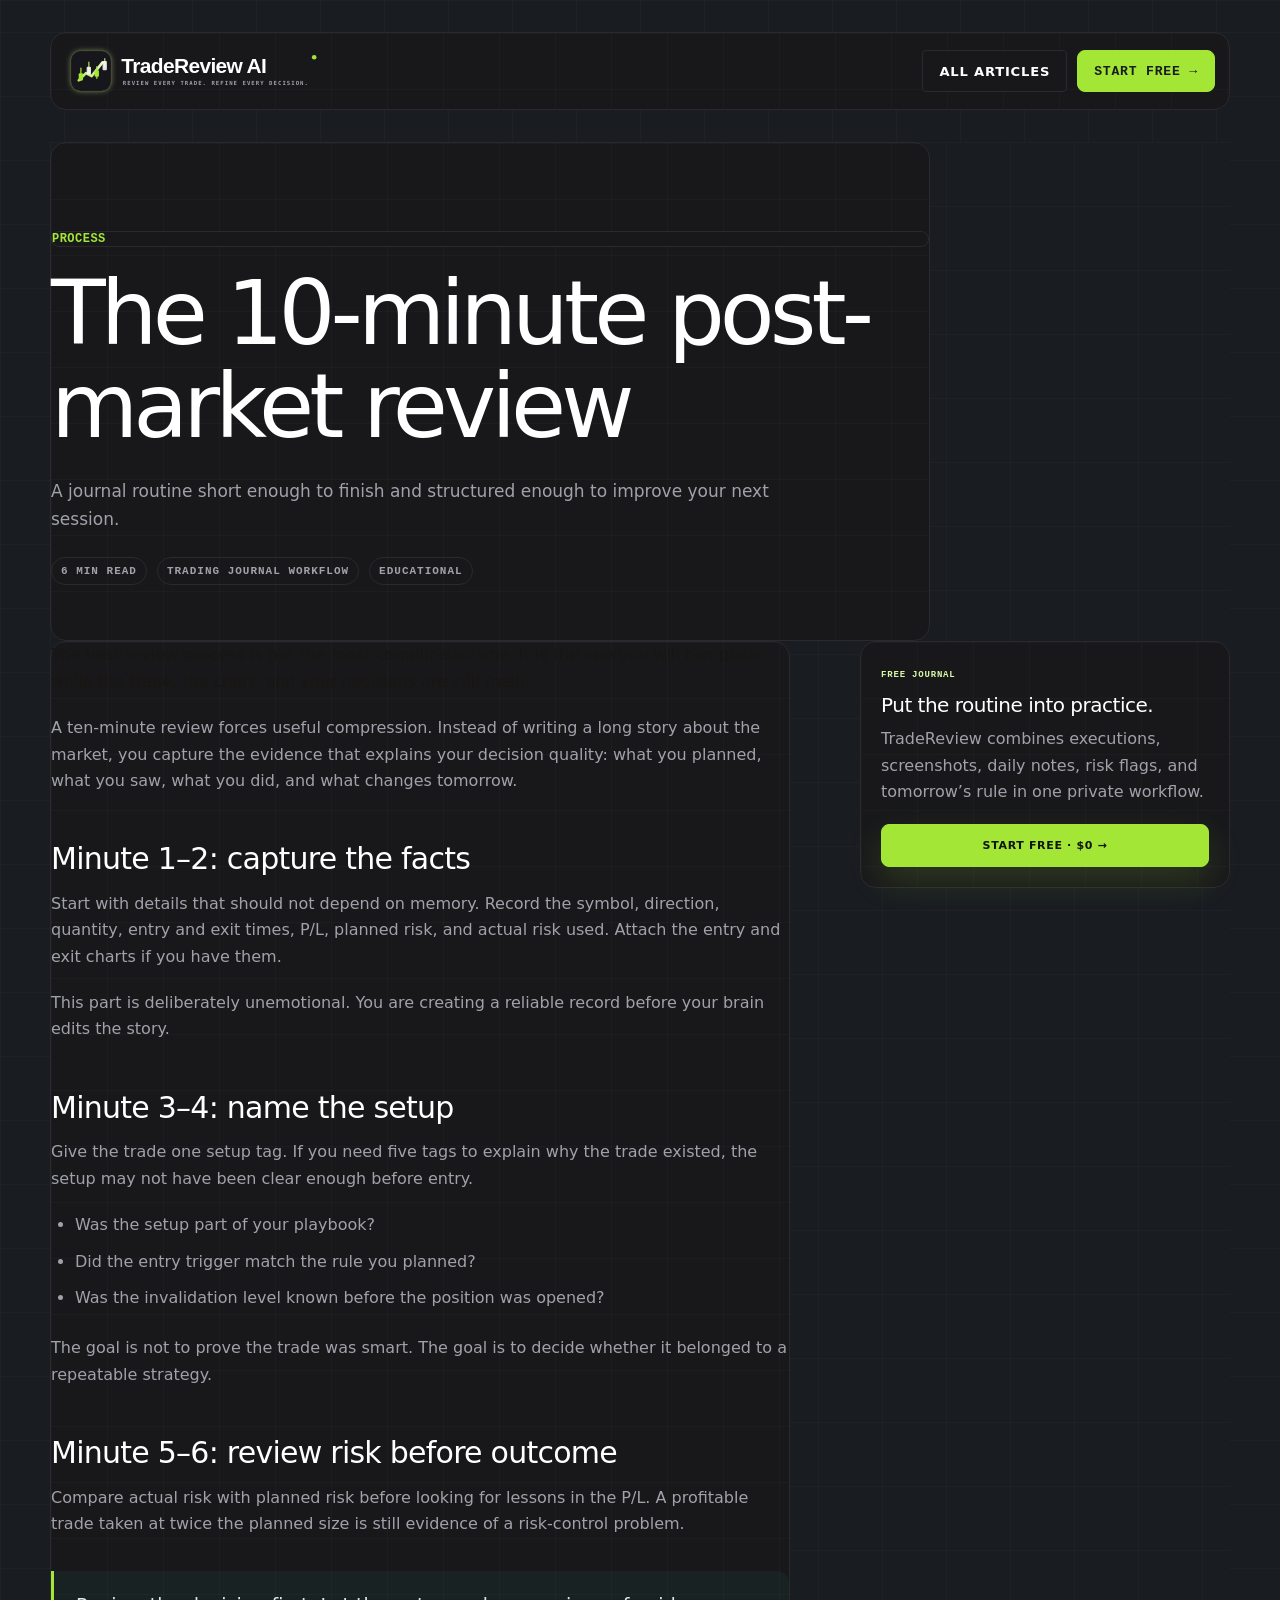
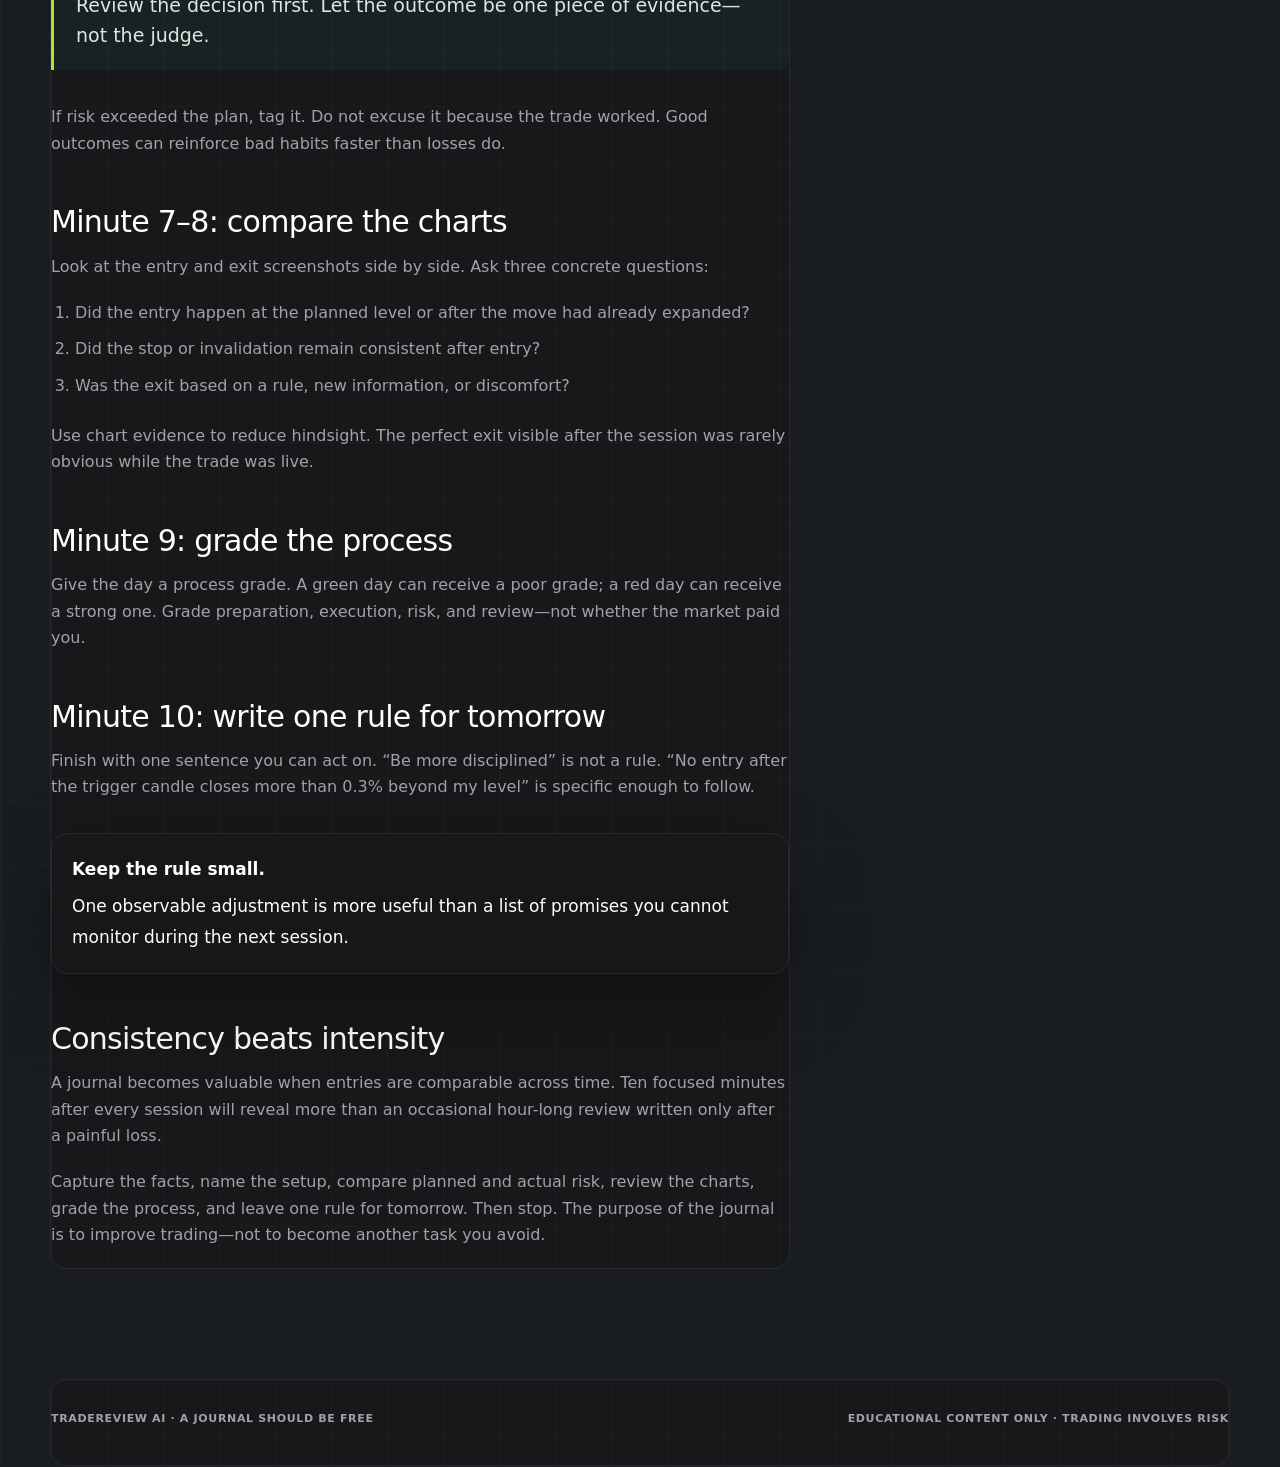
<file: blog/ten-minute-post-market-review.html>
<!doctype html>
<html lang="en">
<head>
  <meta charset="utf-8">
  <meta name="viewport" content="width=device-width, initial-scale=1">
  <meta name="description" content="A focused ten-minute trading journal routine for reviewing executions, risk, charts, and tomorrow's rule.">
  <title>The 10-minute post-market review — TradeReview Blog</title>
  <link rel="stylesheet" href="./blog.css">
</head>
<body>
  <div class="shell">
    <nav class="nav"><a class="brand" href="../"><img class="brand-logo-wide" src="../icons/tradereview-aethel-logo.svg" alt="TradeReview AI � Review Every Trade. Refine Every Decision."></a><div class="nav-links"><a class="nav-link" href="./">All articles</a><a class="nav-link primary" href="../app/">Start free →</a></div></nav>
    <main>
      <header class="article-head"><div class="eyebrow">Process</div><h1>The 10-minute post-market review</h1><p class="lead">A journal routine short enough to finish and structured enough to improve your next session.</p><div class="article-meta"><span>6 min read</span><span>Trading journal workflow</span><span>Educational</span></div></header>
      <div class="article-layout">
        <article class="article">
          <p>The best review process is not the most complicated one. It is the one you will complete while the trade, the chart, and your decisions are still fresh.</p>
          <p>A ten-minute review forces useful compression. Instead of writing a long story about the market, you capture the evidence that explains your decision quality: what you planned, what you saw, what you did, and what changes tomorrow.</p>

          <h2>Minute 1–2: capture the facts</h2>
          <p>Start with details that should not depend on memory. Record the symbol, direction, quantity, entry and exit times, P/L, planned risk, and actual risk used. Attach the entry and exit charts if you have them.</p>
          <p>This part is deliberately unemotional. You are creating a reliable record before your brain edits the story.</p>

          <h2>Minute 3–4: name the setup</h2>
          <p>Give the trade one setup tag. If you need five tags to explain why the trade existed, the setup may not have been clear enough before entry.</p>
          <ul>
            <li>Was the setup part of your playbook?</li>
            <li>Did the entry trigger match the rule you planned?</li>
            <li>Was the invalidation level known before the position was opened?</li>
          </ul>
          <p>The goal is not to prove the trade was smart. The goal is to decide whether it belonged to a repeatable strategy.</p>

          <h2>Minute 5–6: review risk before outcome</h2>
          <p>Compare actual risk with planned risk before looking for lessons in the P/L. A profitable trade taken at twice the planned size is still evidence of a risk-control problem.</p>
          <blockquote>Review the decision first. Let the outcome be one piece of evidence—not the judge.</blockquote>
          <p>If risk exceeded the plan, tag it. Do not excuse it because the trade worked. Good outcomes can reinforce bad habits faster than losses do.</p>

          <h2>Minute 7–8: compare the charts</h2>
          <p>Look at the entry and exit screenshots side by side. Ask three concrete questions:</p>
          <ol>
            <li>Did the entry happen at the planned level or after the move had already expanded?</li>
            <li>Did the stop or invalidation remain consistent after entry?</li>
            <li>Was the exit based on a rule, new information, or discomfort?</li>
          </ol>
          <p>Use chart evidence to reduce hindsight. The perfect exit visible after the session was rarely obvious while the trade was live.</p>

          <h2>Minute 9: grade the process</h2>
          <p>Give the day a process grade. A green day can receive a poor grade; a red day can receive a strong one. Grade preparation, execution, risk, and review—not whether the market paid you.</p>

          <h2>Minute 10: write one rule for tomorrow</h2>
          <p>Finish with one sentence you can act on. “Be more disciplined” is not a rule. “No entry after the trigger candle closes more than 0.3% beyond my level” is specific enough to follow.</p>
          <div class="callout"><strong>Keep the rule small.</strong>One observable adjustment is more useful than a list of promises you cannot monitor during the next session.</div>

          <h2>Consistency beats intensity</h2>
          <p>A journal becomes valuable when entries are comparable across time. Ten focused minutes after every session will reveal more than an occasional hour-long review written only after a painful loss.</p>
          <p>Capture the facts, name the setup, compare planned and actual risk, review the charts, grade the process, and leave one rule for tomorrow. Then stop. The purpose of the journal is to improve trading—not to become another task you avoid.</p>
        </article>
        <aside class="side-card"><span>Free journal</span><h3>Put the routine into practice.</h3><p>TradeReview combines executions, screenshots, daily notes, risk flags, and tomorrow’s rule in one private workflow.</p><a href="../app/">Start free · $0 →</a></aside>
      </div>
    </main>
    <footer><span>TradeReview AI · A journal should be free</span><span>Educational content only · Trading involves risk</span></footer>
  </div>
</body>
</html>
</file>
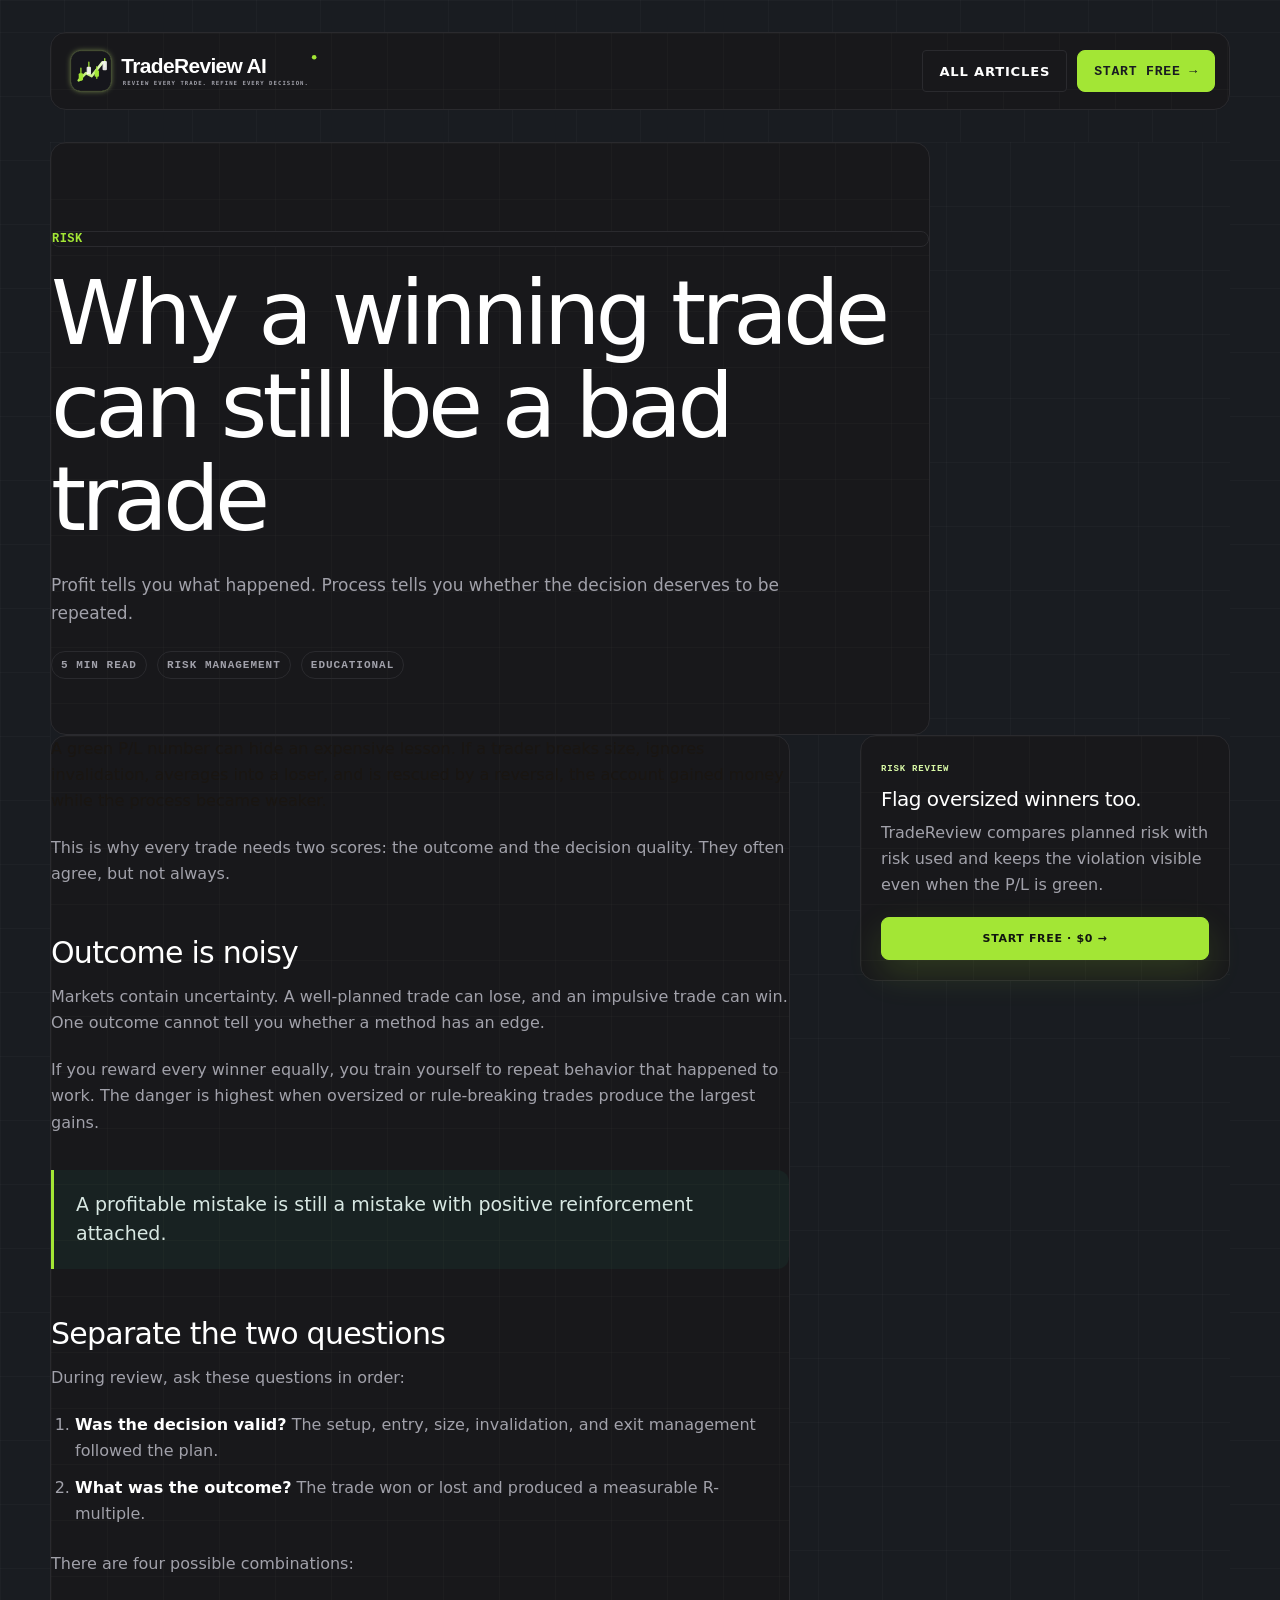
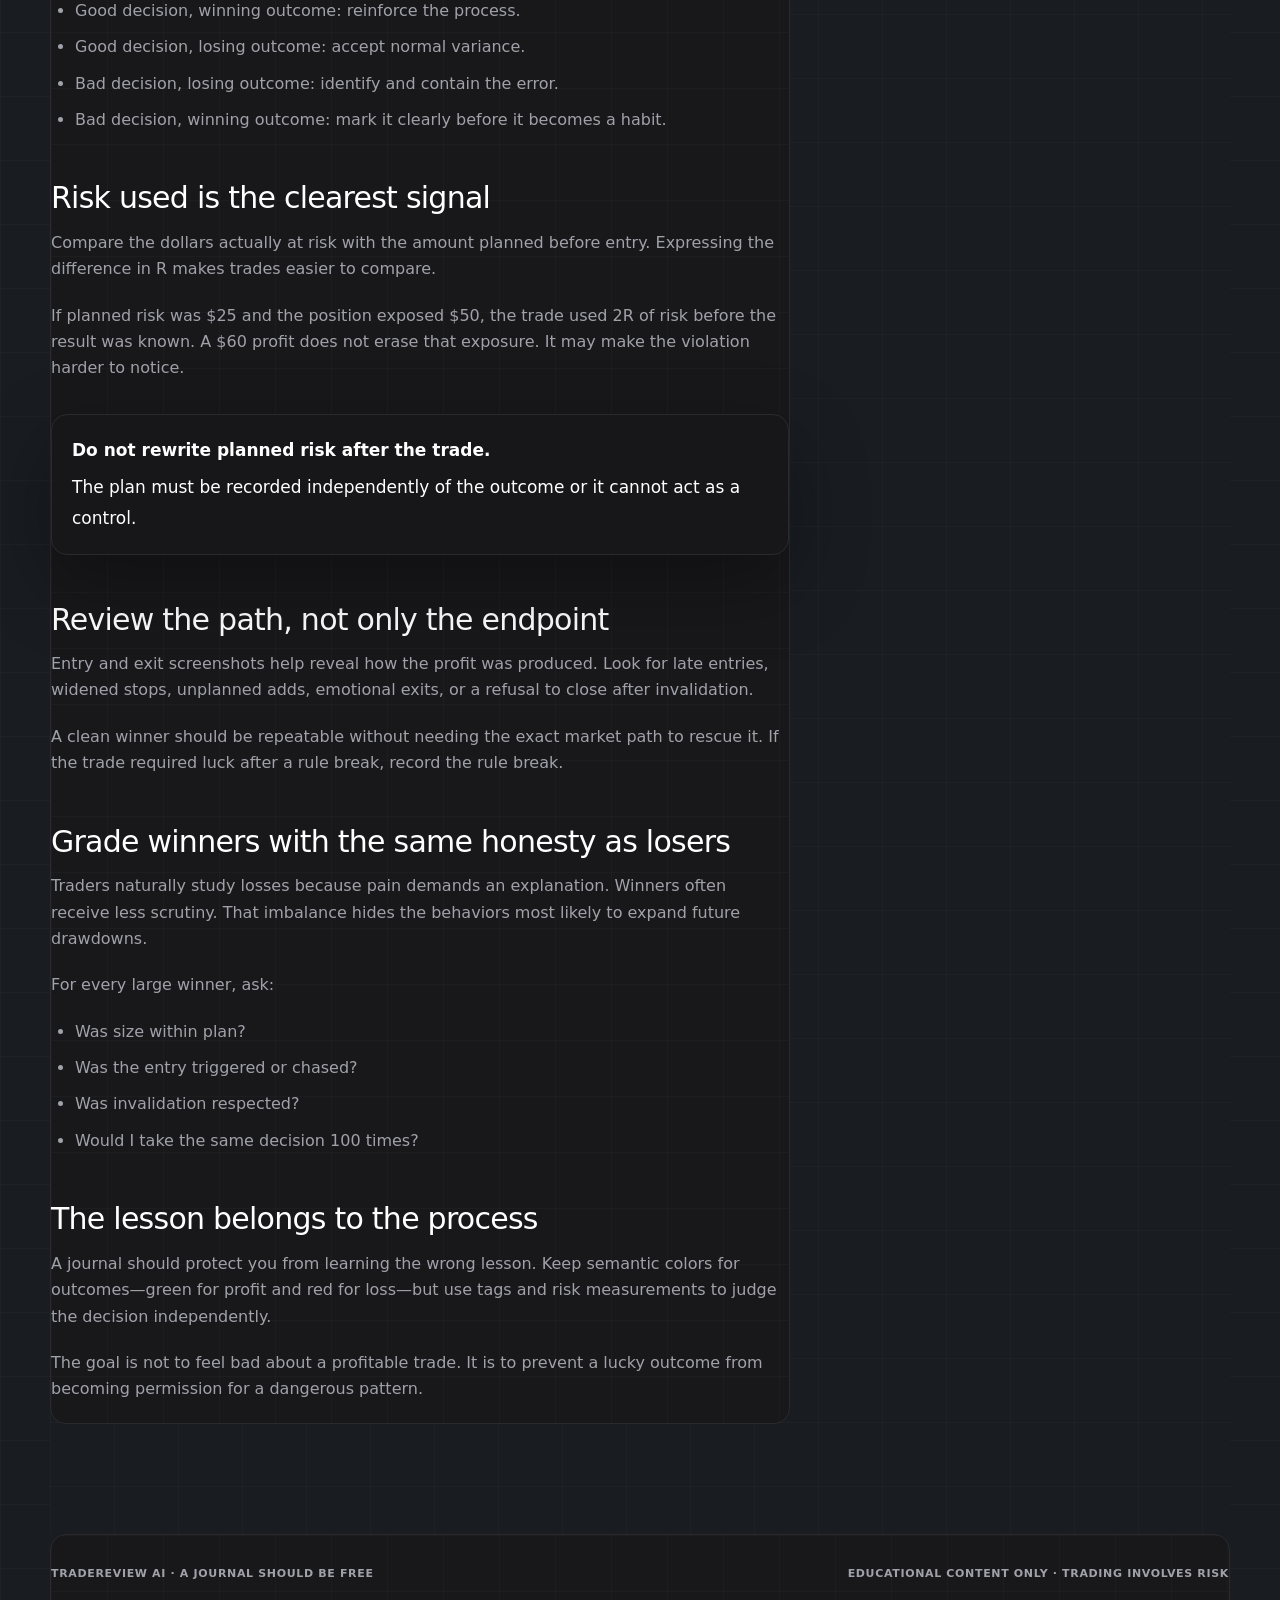
<file: blog/winning-trade-bad-decision.html>
<!doctype html>
<html lang="en">
<head>
  <meta charset="utf-8">
  <meta name="viewport" content="width=device-width, initial-scale=1">
  <meta name="description" content="Learn why profitable outcomes can hide poor risk decisions and how to review winning trades honestly.">
  <title>Why a winning trade can still be a bad trade — TradeReview Blog</title>
  <link rel="stylesheet" href="./blog.css">
</head>
<body>
  <div class="shell">
    <nav class="nav"><a class="brand" href="../"><img class="brand-logo-wide" src="../icons/tradereview-aethel-logo.svg" alt="TradeReview AI � Review Every Trade. Refine Every Decision."></a><div class="nav-links"><a class="nav-link" href="./">All articles</a><a class="nav-link primary" href="../app/">Start free →</a></div></nav>
    <main>
      <header class="article-head"><div class="eyebrow">Risk</div><h1>Why a winning trade can still be a bad trade</h1><p class="lead">Profit tells you what happened. Process tells you whether the decision deserves to be repeated.</p><div class="article-meta"><span>5 min read</span><span>Risk management</span><span>Educational</span></div></header>
      <div class="article-layout">
        <article class="article">
          <p>A green P/L number can hide an expensive lesson. If a trader breaks size, ignores invalidation, averages into a loser, and is rescued by a reversal, the account gained money while the process became weaker.</p>
          <p>This is why every trade needs two scores: the outcome and the decision quality. They often agree, but not always.</p>

          <h2>Outcome is noisy</h2>
          <p>Markets contain uncertainty. A well-planned trade can lose, and an impulsive trade can win. One outcome cannot tell you whether a method has an edge.</p>
          <p>If you reward every winner equally, you train yourself to repeat behavior that happened to work. The danger is highest when oversized or rule-breaking trades produce the largest gains.</p>
          <blockquote>A profitable mistake is still a mistake with positive reinforcement attached.</blockquote>

          <h2>Separate the two questions</h2>
          <p>During review, ask these questions in order:</p>
          <ol>
            <li><strong>Was the decision valid?</strong> The setup, entry, size, invalidation, and exit management followed the plan.</li>
            <li><strong>What was the outcome?</strong> The trade won or lost and produced a measurable R-multiple.</li>
          </ol>
          <p>There are four possible combinations:</p>
          <ul>
            <li>Good decision, winning outcome: reinforce the process.</li>
            <li>Good decision, losing outcome: accept normal variance.</li>
            <li>Bad decision, losing outcome: identify and contain the error.</li>
            <li>Bad decision, winning outcome: mark it clearly before it becomes a habit.</li>
          </ul>

          <h2>Risk used is the clearest signal</h2>
          <p>Compare the dollars actually at risk with the amount planned before entry. Expressing the difference in R makes trades easier to compare.</p>
          <p>If planned risk was $25 and the position exposed $50, the trade used 2R of risk before the result was known. A $60 profit does not erase that exposure. It may make the violation harder to notice.</p>
          <div class="callout"><strong>Do not rewrite planned risk after the trade.</strong>The plan must be recorded independently of the outcome or it cannot act as a control.</div>

          <h2>Review the path, not only the endpoint</h2>
          <p>Entry and exit screenshots help reveal how the profit was produced. Look for late entries, widened stops, unplanned adds, emotional exits, or a refusal to close after invalidation.</p>
          <p>A clean winner should be repeatable without needing the exact market path to rescue it. If the trade required luck after a rule break, record the rule break.</p>

          <h2>Grade winners with the same honesty as losers</h2>
          <p>Traders naturally study losses because pain demands an explanation. Winners often receive less scrutiny. That imbalance hides the behaviors most likely to expand future drawdowns.</p>
          <p>For every large winner, ask:</p>
          <ul>
            <li>Was size within plan?</li>
            <li>Was the entry triggered or chased?</li>
            <li>Was invalidation respected?</li>
            <li>Would I take the same decision 100 times?</li>
          </ul>

          <h2>The lesson belongs to the process</h2>
          <p>A journal should protect you from learning the wrong lesson. Keep semantic colors for outcomes—green for profit and red for loss—but use tags and risk measurements to judge the decision independently.</p>
          <p>The goal is not to feel bad about a profitable trade. It is to prevent a lucky outcome from becoming permission for a dangerous pattern.</p>
        </article>
        <aside class="side-card"><span>Risk review</span><h3>Flag oversized winners too.</h3><p>TradeReview compares planned risk with risk used and keeps the violation visible even when the P/L is green.</p><a href="../app/">Start free · $0 →</a></aside>
      </div>
    </main>
    <footer><span>TradeReview AI · A journal should be free</span><span>Educational content only · Trading involves risk</span></footer>
  </div>
</body>
</html>
</file>
<file: blog/blog.css>
:root {
  color-scheme: dark;
  --bg: #191C21;
  --panel: #0c1730;
  --panel-2: #101d3d;
  --text: #f3f7ff;
  --muted: #9baccc;
  --line: rgba(142, 167, 255, .16);
  --green: #A3E635;
  --red: #ff5470;
  --blue: #A1A1AA;
  --purple: #A1A1AA;
}

* { box-sizing: border-box; }
html { scroll-behavior: smooth; background: var(--bg); }
body {
  margin: 0;
  color: var(--text);
  font-family: Inter, ui-sans-serif, system-ui, -apple-system, BlinkMacSystemFont, "Segoe UI", sans-serif;
  background:
    radial-gradient(circle at 12% -8%, rgba(110,168,255,.22), transparent 34rem),
    radial-gradient(circle at 84% 8%, rgba(155,124,255,.2), transparent 36rem),
    radial-gradient(circle at 55% 48%, rgba(40,224,168,.08), transparent 28rem),
    linear-gradient(135deg, rgba(6,14,31,.94), rgba(23,18,48,.88)),
    var(--bg);
}

body::before {
  content: "";
  position: fixed;
  inset: 0;
  pointer-events: none;
  opacity: .22;
  background:
    linear-gradient(90deg, rgba(142,167,255,.12) 1px, transparent 1px),
    linear-gradient(0deg, rgba(142,167,255,.09) 1px, transparent 1px);
  background-size: 68px 68px;
  mask-image: linear-gradient(180deg, rgba(0,0,0,.9), transparent 80%);
}

a { color: inherit; text-decoration: none; }
.shell { width: min(1120px, calc(100% - 40px)); margin: 0 auto; }
.nav {
  position: sticky;
  top: 18px;
  z-index: 10;
  display: flex;
  align-items: center;
  justify-content: space-between;
  gap: 20px;
  margin-top: 18px;
  padding: 14px 16px;
  border: 1px solid rgba(142,167,255,.13);
  border-radius: 24px;
  background: rgba(8, 15, 34, .78);
  box-shadow: 0 24px 80px rgba(0,0,0,.28);
  backdrop-filter: blur(18px);
}
.brand { display: flex; align-items: center; gap: 12px; font-weight: 900; letter-spacing: -.025em; }
.brand-logo-wide { width: min(260px, 42vw); height: 58px; object-fit: contain; object-position: left center; border-radius: 13px; box-shadow: 0 10px 28px rgba(0,0,0,.28); }
.nav-links { display: flex; align-items: center; gap: 10px; }
.nav-link { min-height: 42px; display: inline-flex; align-items: center; padding: 0 16px; border: 1px solid var(--line); border-radius: 13px; color: #b7c5df; background: rgba(255,255,255,.025); font-size: 12px; font-weight: 900; }
.nav-link.primary { border: 0; color: #06121c; background: linear-gradient(135deg,#A3E635,#A1A1AA,#A1A1AA); }

.blog-hero { position: relative; max-width: 920px; padding: 110px 0 72px; }
.blog-hero::after { content: ""; position: absolute; right: -220px; top: 100px; width: 420px; height: 220px; border: 1px solid rgba(110,168,255,.14); border-radius: 40px; background: linear-gradient(135deg, rgba(110,168,255,.09), rgba(155,124,255,.08)); transform: rotate(-8deg); filter: blur(.2px); }
.eyebrow { color: #9fb8ff; font-size: 10px; font-weight: 1000; letter-spacing: .12em; text-transform: uppercase; }
h1 { margin: 20px 0 0; font-size: clamp(48px, 8vw, 82px); line-height: .98; letter-spacing: -.064em; }
.lead { max-width: 760px; margin: 24px 0 0; color: var(--muted); font-size: 18px; line-height: 1.7; }
.free-note { display: inline-flex; gap: 8px; align-items: center; margin-top: 24px; padding: 10px 13px; border: 1px solid rgba(110,168,255,.22); border-radius: 999px; color: #c5d4f2; background: rgba(110,168,255,.07); font-size: 11px; font-weight: 900; }
.free-note i { width: 7px; height: 7px; border-radius: 50%; background: var(--green); box-shadow: 0 0 13px rgba(24,217,149,.65); }

.post-grid { display: grid; grid-template-columns: repeat(3, 1fr); gap: 14px; padding-bottom: 110px; }
.post-card { min-height: 360px; display: flex; flex-direction: column; overflow: hidden; padding: 24px; border: 1px solid var(--line); border-radius: 22px; background: linear-gradient(155deg,rgba(18,31,62,.96),rgba(7,12,28,.98)); box-shadow: 0 18px 60px rgba(0,0,0,.22); transition: transform .18s ease, border-color .18s ease, box-shadow .18s ease; }
.post-card:hover { transform: translateY(-5px); border-color: rgba(110,168,255,.34); box-shadow: 0 24px 80px rgba(72,101,255,.16); }
.post-chart { height: 112px; display: flex; align-items: end; gap: 6px; margin: -24px -24px 23px; padding: 20px 24px; background: linear-gradient(145deg,rgba(110,168,255,.1),rgba(155,124,255,.08)); }
.post-chart i { flex: 1; min-height: 8px; border-radius: 3px 3px 0 0; background: var(--green); opacity: .75; }
.post-chart i:nth-child(3n) { background: var(--red); }
.post-chart i:nth-child(1) { height: 22%; } .post-chart i:nth-child(2) { height: 56%; } .post-chart i:nth-child(3) { height: 38%; } .post-chart i:nth-child(4) { height: 82%; } .post-chart i:nth-child(5) { height: 61%; } .post-chart i:nth-child(6) { height: 95%; } .post-chart i:nth-child(7) { height: 72%; }
.meta { color: #9fb8ff; font-size: 9px; font-weight: 1000; letter-spacing: .09em; text-transform: uppercase; }
.post-card h2 { margin: 13px 0 10px; font-size: 23px; line-height: 1.17; letter-spacing: -.035em; }
.post-card p { margin: 0; color: #819790; font-size: 13px; line-height: 1.65; }
.read { display: flex; justify-content: space-between; margin-top: auto; padding-top: 22px; color: #bdcec8; font-size: 11px; font-weight: 850; }

.article-head { max-width: 880px; padding: 88px 0 55px; }
.article-head h1 { font-size: clamp(44px,7vw,76px); }
.article-meta { display: flex; flex-wrap: wrap; gap: 10px; margin-top: 24px; color: #718880; font-size: 11px; }
.article-meta span { padding: 7px 9px; border: 1px solid var(--line); border-radius: 999px; }
.article-layout { display: grid; grid-template-columns: minmax(0,740px) minmax(220px,1fr); gap: 70px; align-items: start; padding-bottom: 110px; }
.article { color: #b5c7c1; font-size: 17px; line-height: 1.82; }
.article > p:first-child { color: #d8e7e2; font-size: 20px; }
.article h2 { margin: 48px 0 14px; color: #eef8f4; font-size: 30px; line-height: 1.15; letter-spacing: -.04em; }
.article h3 { margin: 32px 0 10px; color: #e4f0ec; font-size: 20px; }
.article p { margin: 0 0 20px; }
.article ul, .article ol { margin: 0 0 24px; padding-left: 24px; }
.article li { margin-bottom: 10px; }
.article strong { color: #eef8f4; }
.article blockquote { margin: 34px 0; padding: 20px 22px; border-left: 3px solid var(--green); border-radius: 0 12px 12px 0; color: #d8e8e3; background: rgba(24,217,149,.05); font-size: 19px; line-height: 1.55; }
.callout { margin: 32px 0; padding: 20px; border: 1px solid rgba(255,83,109,.16); border-radius: 14px; background: rgba(255,83,109,.04); }
.callout strong { display: block; margin-bottom: 6px; color: #ff7186; }
.side-card { position: sticky; top: 22px; padding: 20px; border: 1px solid var(--line); border-radius: 18px; background: linear-gradient(155deg, rgba(17,30,61,.96), rgba(7,12,28,.98)); }
.side-card span { color: var(--green); font-size: 9px; font-weight: 900; letter-spacing: .09em; text-transform: uppercase; }
.side-card h3 { margin: 12px 0 9px; font-size: 20px; letter-spacing: -.03em; }
.side-card p { margin: 0; color: #80968f; font-size: 12px; line-height: 1.6; }
.side-card a { width: 100%; min-height: 43px; display: flex; align-items: center; justify-content: center; margin-top: 18px; border-radius: 10px; color: #061410; background: var(--green); font-size: 11px; font-weight: 900; }

footer { display: flex; align-items: center; justify-content: space-between; gap: 24px; padding: 32px 0 40px; border-top: 1px solid var(--line); color: #8fa1c0; font-size: 11px; }
footer .brand-logo-wide { width: 210px; height: 48px; }

@media (max-width: 850px) {
  .post-grid { grid-template-columns: 1fr; }
  .article-layout { grid-template-columns: 1fr; gap: 34px; }
  .side-card { position: static; }
}

@media (max-width: 560px) {
  .shell { width: min(100% - 28px,1120px); }
  .nav-link:first-child { display: none; }
  .brand-logo-wide { width: 180px; height: 44px; }
  .blog-hero { padding-top: 70px; }
  h1 { font-size: 49px; }
  .article { font-size: 16px; }
  footer { flex-direction: column; text-align: center; }
}

/* TradeReview Executive Canvas - shared public-page polish */
:root {
  color-scheme: light;
  --canvas: #efe8d8;
  --lift: #e6dfd0;
  --ink: #1a1612;
  --muted: #736b5e;
  --pine: #2d4a2b;
  --hairline: rgba(26, 22, 18, 0.12);
  --soft-shadow: rgba(26, 22, 18, 0.05) 0 1px 2px;
}

html,
body {
  background:
    linear-gradient(90deg, rgba(26,22,18,.035) 1px, transparent 1px),
    linear-gradient(0deg, rgba(26,22,18,.028) 1px, transparent 1px),
    radial-gradient(circle at 16% 8%, rgba(45,74,43,.12), transparent 32rem),
    var(--canvas) !important;
  background-size: 42px 42px, 42px 42px, auto, auto !important;
  color: var(--ink) !important;
  font-family: Inter, system-ui, -apple-system, BlinkMacSystemFont, "Segoe UI", sans-serif !important;
}

body::before {
  display: none !important;
}

.shell {
  width: min(1180px, calc(100% - 48px)) !important;
}

.nav {
  top: 18px !important;
  border-radius: 6px !important;
  background: rgba(239, 232, 216, .84) !important;
  border: 1px solid var(--hairline) !important;
  box-shadow: var(--soft-shadow) !important;
  backdrop-filter: blur(18px) saturate(1.04) !important;
}

.brand-logo-wide {
  width: min(360px, 38vw) !important;
  height: 76px !important;
  object-fit: contain !important;
  object-position: left center !important;
  background: transparent !important;
  border: 0 !important;
  border-radius: 6px !important;
  box-shadow: none !important;
  filter: drop-shadow(0 12px 24px rgba(26,22,18,.12)) !important;
}

.nav-link {
  color: var(--muted) !important;
  border: 1px solid transparent !important;
  border-radius: 4px !important;
  text-transform: uppercase !important;
  letter-spacing: .06em !important;
  font-size: .82rem !important;
  font-weight: 800 !important;
}

.nav-link:hover {
  color: var(--ink) !important;
  background: rgba(45,74,43,.08) !important;
}

.nav-link.primary {
  background: var(--pine) !important;
  color: var(--canvas) !important;
  border: 0 !important;
}

.blog-hero {
  max-width: none !important;
  min-height: 440px !important;
  margin: 86px 0 28px !important;
  padding: clamp(34px, 6vw, 78px) !important;
  border-radius: 6px !important;
  background:
    linear-gradient(90deg, rgba(239,232,216,.92), rgba(230,223,208,.72)),
    radial-gradient(circle at 86% 18%, rgba(45,74,43,.14), transparent 28rem) !important;
  border: 1px solid var(--hairline) !important;
  box-shadow: var(--soft-shadow) !important;
}

.blog-hero::after {
  opacity: .18 !important;
  border-radius: 6px !important;
  border-color: var(--hairline) !important;
  background: rgba(45,74,43,.08) !important;
}

.eyebrow,
.meta,
.free-note,
footer {
  color: var(--muted) !important;
  text-transform: uppercase !important;
  letter-spacing: .06em !important;
  font-weight: 800 !important;
}

.blog-hero h1,
h1 {
  max-width: 960px !important;
  color: var(--ink) !important;
  font-size: clamp(3.6rem, 7vw, 6.6rem) !important;
  line-height: .94 !important;
  letter-spacing: -.055em !important;
}

.lead {
  max-width: 760px !important;
  color: var(--muted) !important;
  font-size: 1.0625rem !important;
  line-height: 1.65 !important;
}

.post-card,
.article,
.side-card {
  background: rgba(239,232,216,.78) !important;
  border: 1px solid var(--hairline) !important;
  border-radius: 6px !important;
  box-shadow: var(--soft-shadow) !important;
  color: var(--ink) !important;
}

.post-card:hover {
  transform: translateY(-2px) !important;
  border-color: rgba(45,74,43,.28) !important;
  box-shadow: 0 6px 18px rgba(26,22,18,.07) !important;
}

.post-chart {
  background:
    linear-gradient(90deg, rgba(26,22,18,.04) 1px, transparent 1px),
    linear-gradient(0deg, rgba(26,22,18,.035) 1px, transparent 1px),
    var(--lift) !important;
  background-size: 28px 28px, 28px 28px, auto !important;
}

.post-card h2,
.article h1,
.article h2,
.article h3,
.side-card h3 {
  color: var(--ink) !important;
  letter-spacing: -.025em !important;
}

.post-card p,
.article p,
.article li,
.side-card p {
  color: var(--muted) !important;
  line-height: 1.65 !important;
}

.article > p:first-child,
.article strong {
  color: var(--ink) !important;
}

.read,
.side-card span {
  color: var(--pine) !important;
  text-transform: uppercase !important;
  letter-spacing: .06em !important;
  font-weight: 800 !important;
}

.side-card a {
  background: var(--pine) !important;
  color: var(--canvas) !important;
  border-radius: 4px !important;
  text-transform: uppercase !important;
  letter-spacing: .06em !important;
}

footer {
  background: transparent !important;
  border-color: var(--hairline) !important;
}

@media (max-width: 760px) {
  .shell { width: min(100% - 28px, 100%) !important; }
  .brand-logo-wide { width: 100% !important; max-width: 320px !important; }
  .blog-hero h1, h1 { font-size: clamp(3rem, 14vw, 4.6rem) !important; }
}

/* TradeReview Aethel blog/support - final design layer */
:root {
  --ae-bg:#191C21; --ae-deep:#0B1013; --ae-surface:#18181B; --ae-card:#151A20;
  --ae-text:#FFFFFF; --ae-muted:#A1A1AA; --ae-lime:#A3E635; --ae-cyan:#A1A1AA;
  --ae-red:#A1A1AA; --ae-border:#2A2A2E; --ae-radius:16px; --ae-control:8px;
}

html, body {
  background:var(--ae-bg) !important;
  color:var(--ae-text) !important;
  font-family:Inter, ui-sans-serif, system-ui, -apple-system, BlinkMacSystemFont, "Segoe UI", sans-serif !important;
}

body::before {
  content:"";
  position:fixed;
  inset:0;
  z-index:-3;
  pointer-events:none;
  background:
    radial-gradient(circle at 70% 12%, rgba(163,230,53,.12), transparent 24rem),
    radial-gradient(circle at 16% 36%, rgba(103,232,249,.08), transparent 28rem),
    linear-gradient(180deg,#191C21,#111417 70%,#191C21) !important;
}

body::after {
  content:"";
  position:fixed;
  inset:0;
  z-index:-2;
  pointer-events:none;
  opacity:.32;
  background-image:linear-gradient(rgba(255,255,255,.035) 1px, transparent 1px),linear-gradient(90deg,rgba(255,255,255,.035) 1px,transparent 1px);
  background-size:44px 44px;
  mask-image:linear-gradient(180deg,#000,transparent 86%);
}

.shell, main, section, article { background:transparent !important; color:var(--ae-text) !important; }

.nav, .post-card, .article, .side-card, .blog-hero, .article-head, footer {
  background:linear-gradient(145deg,rgba(255,255,255,.045),rgba(255,255,255,.018)), var(--ae-surface) !important;
  border:1px solid var(--ae-border) !important;
  border-radius:var(--ae-radius) !important;
  box-shadow:0 24px 80px rgba(0,0,0,.32) !important;
}

.nav {
  width:min(1440px, calc(100vw - 64px)) !important;
  margin:32px auto !important;
  padding:14px 22px !important;
  backdrop-filter:blur(18px) saturate(120%) !important;
}

.brand-logo-wide {
  width:min(300px, 42vw) !important;
  height:auto !important;
  max-height:76px !important;
  object-fit:contain !important;
  border-radius:14px !important;
  box-shadow:none !important;
}

h1, h2, h3 {
  color:var(--ae-text) !important;
  -webkit-text-fill-color:var(--ae-text) !important;
  background:none !important;
  font-weight:500 !important;
  letter-spacing:-.055em !important;
  text-shadow:none !important;
}

h1 *, h2 *, h3 *, .gradient, .blog-hero h1 span, .article-head h1 span {
  color:var(--ae-text) !important;
  -webkit-text-fill-color:var(--ae-text) !important;
  background:none !important;
}

.blog-hero h1, .article-head h1, h1 {
  font-size:clamp(52px, 7vw, 104px) !important;
  line-height:1.04 !important;
}

p, li, .lead, .post-card p, .article p, .article li, .side-card p {
  color:var(--ae-muted) !important;
  line-height:1.65 !important;
}

.eyebrow, .read, .article-meta, .side-card span {
  font-family:"JetBrains Mono", ui-monospace, Consolas, monospace !important;
  color:#D8F8A6 !important;
  letter-spacing:.09em !important;
  text-transform:uppercase !important;
  font-weight:700 !important;
}

a, .nav-link { color:#EAFCE3 !important; }
.nav-link.primary, .side-card a {
  background:var(--ae-lime) !important;
  color:#11150F !important;
  border-radius:var(--ae-control) !important;
  border:1px solid rgba(163,230,53,.35) !important;
}

.post-card:hover, .side-card:hover, .nav-link:hover {
  transform:translateY(-3px) !important;
  filter:brightness(1.03) !important;
}

.post-card img,
.post-card .chart,
.post-visual,
.article-visual,
.mini-chart {
  background:linear-gradient(145deg,rgba(255,255,255,.045),rgba(255,255,255,.018)), var(--ae-card) !important;
  border-color:var(--ae-border) !important;
  filter:saturate(.84) brightness(.82) !important;
}

@media (max-width:760px) {
  .nav { width:calc(100vw - 28px) !important; margin:14px auto !important; }
  .brand-logo-wide { width:190px !important; }
  .blog-hero h1, .article-head h1, h1 { font-size:clamp(42px, 14vw, 68px) !important; }
}

/* Aethel reference lock: final blog/support authority */
:root {
  --ae-bg:#191C21;
  --ae-surface:#18181B;
  --ae-text:#FFFFFF;
  --ae-muted:#A1A1AA;
  --ae-border:#2A2A2E;
  --ae-lime:#A3E635;
  --ae-radius-card:16px;
  --ae-radius-control:8px;
}

html, body {
  background:
    radial-gradient(circle at 82% 12%, rgba(163,230,53,.06), transparent 26rem),
    radial-gradient(circle at 18% 20%, rgba(255,255,255,.035), transparent 24rem),
    linear-gradient(180deg, #191C21 0%, #121418 100%) !important;
  color:var(--ae-text) !important;
  font-family:Inter, ui-sans-serif, system-ui, -apple-system, BlinkMacSystemFont, "Segoe UI", sans-serif !important;
}

body::before {
  opacity:.22 !important;
  background:
    linear-gradient(rgba(255,255,255,.035) 1px, transparent 1px),
    linear-gradient(90deg, rgba(255,255,255,.035) 1px, transparent 1px) !important;
  background-size:48px 48px !important;
}

.nav, .post-card, .article, .side-card, .blog-hero, .article-head, footer,
.support-card, .contact-card, .help-card {
  background:
    linear-gradient(145deg, rgba(255,255,255,.045), rgba(255,255,255,.015)),
    var(--ae-surface) !important;
  border:1px solid var(--ae-border) !important;
  border-radius:var(--ae-radius-card) !important;
  box-shadow:0 30px 90px rgba(0,0,0,.26) !important;
  color:var(--ae-text) !important;
}

.nav {
  width:min(1180px, calc(100vw - 48px)) !important;
  padding:12px 14px !important;
  border-radius:26px !important;
}

.brand-logo-wide, .nav img, .logo img, .brand img {
  width:clamp(180px, 18vw, 280px) !important;
  height:64px !important;
  object-fit:contain !important;
  object-position:left center !important;
  border-radius:12px !important;
  background:#0A0C10 !important;
  box-shadow:none !important;
}

.blog-hero {
  padding:clamp(56px, 8vw, 96px) 24px !important;
}

.blog-hero::after, .article-head::after {
  opacity:.14 !important;
  border-color:rgba(163,230,53,.18) !important;
  background:radial-gradient(circle, rgba(163,230,53,.12), transparent 68%) !important;
}

.blog-hero h1, .article-head h1, h1 {
  color:var(--ae-text) !important;
  -webkit-text-fill-color:var(--ae-text) !important;
  background:none !important;
  font-size:clamp(48px, 7vw, 92px) !important;
  font-weight:500 !important;
  line-height:1.04 !important;
  letter-spacing:0 !important;
}

h2, h3, strong { color:var(--ae-text) !important; }
p, li, .muted, .excerpt, .article-meta { color:var(--ae-muted) !important; }

.button.primary, .primary, button[type="submit"], .nav-link.primary, .side-card a {
  background:var(--ae-lime) !important;
  border-color:var(--ae-lime) !important;
  color:#11150F !important;
  border-radius:var(--ae-radius-control) !important;
  box-shadow:0 14px 34px rgba(163,230,53,.16) !important;
}

.button:not(.primary), input, textarea, select {
  background:#101216 !important;
  border:1px solid var(--ae-border) !important;
  color:var(--ae-text) !important;
  border-radius:var(--ae-radius-control) !important;
}

.tag, .pill, .eyebrow, .category {
  background:rgba(163,230,53,.08) !important;
  border:1px solid rgba(163,230,53,.22) !important;
  color:var(--ae-lime) !important;
  border-radius:9999px !important;
  font-family:"JetBrains Mono", ui-monospace, SFMono-Regular, Menlo, monospace !important;
  letter-spacing:.08em !important;
  text-transform:uppercase !important;
}

@media (max-width:700px) {
  .nav { width:calc(100vw - 24px) !important; }
  .blog-hero h1, .article-head h1, h1 { font-size:clamp(42px, 13vw, 68px) !important; }
  .brand-logo-wide, .nav img, .logo img, .brand img { width:190px !important; height:54px !important; }
}

/* Aethel MD-only authority: charcoal, lime, Inter, mono labels. */
:root {
  --md-primary:#A3E635;
  --md-bg:#191C21;
  --md-surface:#18181B;
  --md-text:#FFFFFF;
  --md-muted:#A1A1AA;
  --md-border:#2A2A2E;
  --md-card:16px;
  --md-control:8px;
  --md-mono:"JetBrains Mono","SFMono-Regular",Consolas,monospace;
  --md-font:Inter,ui-sans-serif,system-ui,-apple-system,BlinkMacSystemFont,"Segoe UI",sans-serif;
}

html,
body {
  background:
    radial-gradient(circle at 74% 14%, rgba(163,230,53,.07), transparent 30%),
    linear-gradient(135deg,#191C21 0%,#15181D 52%,#101216 100%) !important;
  color:var(--md-text) !important;
  font-family:var(--md-font) !important;
}

body::before,
body::after,
.blog-hero::before,
.article-hero::before {
  background:
    linear-gradient(rgba(255,255,255,.032) 1px, transparent 1px),
    linear-gradient(90deg, rgba(255,255,255,.032) 1px, transparent 1px) !important;
  background-size:72px 72px !important;
  opacity:.30 !important;
  animation:mdGridDrift 24s linear infinite !important;
  filter:none !important;
}

@keyframes mdGridDrift {
  from { background-position:0 0,0 0; }
  to { background-position:72px 72px,72px 72px; }
}

@keyframes mdReveal {
  from { opacity:0; transform:translateY(18px); }
  to { opacity:1; transform:translateY(0); }
}

.blog-nav,
.blog-shell,
.blog-hero,
.article-hero,
.post-card,
.article-card,
.resource-card,
.callout,
.toc,
.newsletter,
.footer-card,
main section {
  background:rgba(24,24,27,.92) !important;
  border:1px solid var(--md-border) !important;
  border-radius:var(--md-card) !important;
  box-shadow:0 28px 80px rgba(0,0,0,.32) !important;
  color:var(--md-text) !important;
  backdrop-filter:blur(18px) !important;
}

.blog-nav {
  max-width:1180px !important;
  min-height:76px !important;
  padding:12px 16px !important;
  margin:28px auto 0 !important;
}

img[src*="tradereview-aethel-logo"],
.blog-logo img,
.brand img {
  width:248px !important;
  height:54px !important;
  object-fit:contain !important;
  object-position:left center !important;
  background:transparent !important;
  border:0 !important;
  box-shadow:none !important;
  border-radius:0 !important;
  padding:0 !important;
}

.blog-hero,
.article-hero {
  animation:mdReveal .7s cubic-bezier(.22,1,.36,1) both !important;
}

h1,
.blog-hero h1,
.article-hero h1 {
  color:var(--md-text) !important;
  font-family:var(--md-font) !important;
  font-size:clamp(48px,7vw,96px) !important;
  font-weight:500 !important;
  letter-spacing:-.055em !important;
  line-height:1.04 !important;
  text-shadow:none !important;
}

h2,
h3,
h4 {
  color:var(--md-text) !important;
  letter-spacing:-.035em !important;
}

p,
li,
.subtitle,
.muted,
.post-card p,
.article-card p {
  color:var(--md-muted) !important;
  font-size:16px !important;
  line-height:1.6 !important;
}

.eyebrow,
.pill,
.badge,
.category,
.meta,
.tag {
  color:var(--md-primary) !important;
  font-family:var(--md-mono) !important;
  font-size:12px !important;
  font-weight:600 !important;
  letter-spacing:.04em !important;
  text-transform:uppercase !important;
}

a,
.blog-nav a {
  color:var(--md-muted) !important;
  text-decoration:none !important;
}

a:hover,
.blog-nav a:hover {
  color:var(--md-text) !important;
}

button,
.button,
.primary,
.start-free {
  background:var(--md-primary) !important;
  color:#11150F !important;
  border:1px solid rgba(163,230,53,.38) !important;
  border-radius:var(--md-control) !important;
  box-shadow:0 18px 44px rgba(163,230,53,.16) !important;
  font-family:var(--md-mono) !important;
  font-weight:700 !important;
}

.secondary,
.button.secondary {
  background:rgba(24,24,27,.88) !important;
  color:var(--md-text) !important;
  border:1px solid var(--md-border) !important;
  box-shadow:none !important;
}

.post-card,
.article-card,
.resource-card {
  transition:transform .24s ease,border-color .24s ease,background .24s ease !important;
}

.post-card:hover,
.article-card:hover,
.resource-card:hover {
  transform:translateY(-4px) !important;
  border-color:rgba(163,230,53,.35) !important;
  background:rgba(31,34,40,.96) !important;
}

/* Final MD token lock: keep blog/support visually aligned with the app. */
:root {
  --lock-green:#A3E635;
  --lock-bg:#191C21;
  --lock-surface:#18181B;
  --lock-text:#FFFFFF;
  --lock-muted:#A1A1AA;
  --lock-border:#2A2A2E;
  --lock-radius-card:16px;
  --lock-radius-control:8px;
  --lock-font:Inter,ui-sans-serif,system-ui,-apple-system,"Segoe UI",sans-serif;
  --lock-mono:"JetBrains Mono","SFMono-Regular",Consolas,monospace;
}

html,
body {
  background:
    radial-gradient(circle at 78% 10%, rgba(163,230,53,.055), transparent 28rem),
    linear-gradient(180deg, var(--lock-bg), #14171B 62%, var(--lock-bg)) !important;
  color:var(--lock-text) !important;
  font-family:var(--lock-font) !important;
}

body::before,
body::after,
.blog-hero::before,
.blog-hero::after,
.article-hero::before,
.article-hero::after,
.post-chart,
.blog-visual {
  display:none !important;
}

.blog-shell,
.article-shell,
main {
  background:
    linear-gradient(rgba(255,255,255,.026) 1px, transparent 1px),
    linear-gradient(90deg, rgba(255,255,255,.026) 1px, transparent 1px) !important;
  background-size:64px 64px !important;
}

.blog-nav,
.nav,
.post-card,
.article,
.article-card,
.side-card,
.blog-hero,
.article-head,
.resource-card,
footer,
.help-card {
  background:rgba(24,24,27,.94) !important;
  border:1px solid var(--lock-border) !important;
  border-radius:var(--lock-radius-card) !important;
  box-shadow:0 24px 70px rgba(0,0,0,.26) !important;
  color:var(--lock-text) !important;
}

.cta {
  background:transparent !important;
  border:0 !important;
  box-shadow:none !important;
}

img[src*="tradereview-aethel-logo"],
.blog-logo img,
.brand img {
  width:auto !important;
  max-width:260px !important;
  height:auto !important;
  max-height:64px !important;
  object-fit:contain !important;
  background:transparent !important;
  border:0 !important;
  box-shadow:none !important;
  filter:none !important;
}

h1,
.blog-hero h1,
.article-hero h1,
.article-head h1 {
  color:var(--lock-text) !important;
  font-family:var(--lock-font) !important;
  font-weight:500 !important;
  letter-spacing:-.055em !important;
  line-height:1.04 !important;
  text-shadow:none !important;
}

p,
li,
.subtitle,
.muted,
.post-card p,
.article-card p {
  color:var(--lock-muted) !important;
}

.eyebrow,
.pill,
.badge,
.category,
.meta,
.tag {
  color:var(--lock-green) !important;
  font-family:var(--lock-mono) !important;
  font-weight:600 !important;
}

.button,
.button.primary,
button.primary,
.start-free {
  background:var(--lock-green) !important;
  color:#11150F !important;
  border:1px solid rgba(163,230,53,.42) !important;
  border-radius:var(--lock-radius-control) !important;
  box-shadow:0 18px 44px rgba(163,230,53,.16) !important;
}

.button.secondary,
.secondary,
.nav-signin {
  background:rgba(24,24,27,.9) !important;
  color:var(--lock-text) !important;
  border:1px solid var(--lock-border) !important;
  box-shadow:none !important;
}

/* Absolute Aethel MD palette authority: no legacy blue/red/cyan/mint theme leaks. */
:root {
  --aethel-green:#A3E635 !important;
  --aethel-bg:#191C21 !important;
  --aethel-surface:#18181B !important;
  --aethel-border:#2A2A2E !important;
  --aethel-text:#FFFFFF !important;
  --aethel-muted:#A1A1AA !important;
  --blue:#A1A1AA !important;
  --cyan:#A1A1AA !important;
  --red:#A1A1AA !important;
  --purple:#A1A1AA !important;
  --green:#A3E635 !important;
}

html,
body {
  background:
    linear-gradient(rgba(255,255,255,.024) 1px, transparent 1px),
    linear-gradient(90deg, rgba(255,255,255,.024) 1px, transparent 1px),
    #191C21 !important;
  background-size:64px 64px,64px 64px,auto !important;
  color:#FFFFFF !important;
  font-family:Inter,ui-sans-serif,system-ui,-apple-system,"Segoe UI",sans-serif !important;
}

body::before,
body::after,
.blog-hero::before,
.blog-hero::after,
.article-hero::before,
.article-hero::after,
.post-chart,
.blog-visual {
  display:none !important;
  opacity:0 !important;
  visibility:hidden !important;
}

.blog-shell,
.article-shell,
main,
section {
  background:transparent !important;
  color:#FFFFFF !important;
}

.blog-nav,
.nav,
.post-card,
.article,
.article-card,
.side-card,
.blog-hero,
.article-head,
.resource-card,
footer,
.help-card,
.message,
.cta-inner,
.panel,
.card {
  background:#18181B !important;
  background-image:
    linear-gradient(rgba(255,255,255,.018) 1px, transparent 1px),
    linear-gradient(90deg, rgba(255,255,255,.018) 1px, transparent 1px) !important;
  background-size:56px 56px !important;
  border:1px solid #2A2A2E !important;
  border-radius:16px !important;
  box-shadow:none !important;
  color:#FFFFFF !important;
}

h1,
h2,
h3,
h4,
strong,
label {
  color:#FFFFFF !important;
  font-family:Inter,ui-sans-serif,system-ui,-apple-system,"Segoe UI",sans-serif !important;
  text-shadow:none !important;
}

p,
li,
span,
small,
.subtitle,
.muted,
.post-card p,
.article-card p {
  color:#A1A1AA !important;
  text-shadow:none !important;
}

.eyebrow,
.pill,
.badge,
.category,
.meta,
.tag {
  background:#18181B !important;
  border:1px solid #2A2A2E !important;
  border-radius:9999px !important;
  color:#A3E635 !important;
  box-shadow:none !important;
  font-family:"JetBrains Mono","SFMono-Regular",Consolas,monospace !important;
}

.button,
.button.primary,
button,
button.primary,
.start-free {
  background:#A3E635 !important;
  border:1px solid #A3E635 !important;
  border-radius:8px !important;
  color:#191C21 !important;
  box-shadow:none !important;
  font-family:"JetBrains Mono","SFMono-Regular",Consolas,monospace !important;
  font-weight:700 !important;
}

.button.secondary,
.secondary,
.nav-signin,
.help-button {
  background:#18181B !important;
  border:1px solid #2A2A2E !important;
  color:#FFFFFF !important;
  box-shadow:none !important;
}

.negative,
.loss,
.danger,
.warning,
[class*="negative"],
[class*="loss"],
[class*="danger"],
[class*="warning"],
[style*="--red"],
[style*="#ff"],
[style*="#ef"],
[style*="red"] {
  color:#A1A1AA !important;
  border-color:#2A2A2E !important;
  background-color:#18181B !important;
  box-shadow:none !important;
}

.positive,
[class*="positive"],
[class*="profit"],
[class*="gain"],
[class*="win"],
.dot,
.help-icon {
  color:#A3E635 !important;
  border-color:#A3E635 !important;
}

/*
  FINAL AETHEL BLOG/SUPPORT LOCK
  Keep blog/support on the same MD palette as the landing page and app.
*/
:root {
  --primary:#A3E635 !important;
  --accent:#A3E635 !important;
  --green:#A3E635 !important;
  --bg:#191C21 !important;
  --surface:#18181B !important;
  --card:#18181B !important;
  --line:#2A2A2E !important;
  --text:#FFFFFF !important;
  --muted:#A1A1AA !important;
  --red:#A1A1AA !important;
  --blue:#A1A1AA !important;
  --purple:#A1A1AA !important;
  --cyan:#A1A1AA !important;
}

html,
body,
main,
section,
.blog-shell,
.support-shell {
  color:#FFFFFF !important;
  background-color:#191C21 !important;
  background-image:
    linear-gradient(rgba(255,255,255,.026) 1px, transparent 1px),
    linear-gradient(90deg, rgba(255,255,255,.026) 1px, transparent 1px) !important;
  background-size:56px 56px !important;
}

.nav,
.site-nav,
header,
.blog-hero,
.post-card,
.side-card,
.support-card,
.help-panel,
.faq-card,
.contact-card,
.resource-card,
footer {
  color:#FFFFFF !important;
  background:
    linear-gradient(145deg, rgba(255,255,255,.04), rgba(255,255,255,.012)),
    #18181B !important;
  border:1px solid #2A2A2E !important;
  border-radius:16px !important;
  box-shadow:0 24px 70px rgba(0,0,0,.26) !important;
}

h1,h2,h3,h4,
.post-card h2,
.post-card h3,
.side-card h3 {
  color:#FFFFFF !important;
}

p,small,label,
.muted,
.post-card p,
.side-card p,
.support-copy {
  color:#A1A1AA !important;
}

.nav-link.primary,
.button.primary,
button.primary,
.cta,
.help-form button {
  color:#191C21 !important;
  background:#A3E635 !important;
  border:1px solid #A3E635 !important;
  box-shadow:0 18px 46px rgba(163,230,53,.16) !important;
}

.nav-link:not(.primary),
.button:not(.primary),
button:not(.primary),
.tag,
.badge,
.chip,
.pill {
  color:#FFFFFF !important;
  background:#18181B !important;
  border:1px solid #2A2A2E !important;
  box-shadow:none !important;
}

/* Final Aethel-only blog/support authority. */
html,
body,
main,
section,
.blog-shell,
.support-shell {
  background:
    linear-gradient(rgba(255,255,255,.022) 1px, transparent 1px),
    linear-gradient(90deg, rgba(255,255,255,.022) 1px, transparent 1px),
    #191C21 !important;
  background-size:64px 64px,64px 64px,auto !important;
  color:#FFFFFF !important;
}

.nav,
.site-nav,
header,
footer,
.blog-hero,
.post-card,
.side-card,
.support-card,
.help-panel,
.faq-card,
.contact-card,
.resource-card,
[class*="card"],
[class*="panel"] {
  background:#18181B !important;
  background-image:
    linear-gradient(rgba(255,255,255,.018) 1px, transparent 1px),
    linear-gradient(90deg, rgba(255,255,255,.018) 1px, transparent 1px) !important;
  background-size:56px 56px !important;
  border:1px solid #2A2A2E !important;
  border-radius:16px !important;
  box-shadow:none !important;
  color:#FFFFFF !important;
}

h1,h2,h3,h4,h5,h6,strong {
  color:#FFFFFF !important;
  -webkit-text-fill-color:#FFFFFF !important;
  background:none !important;
  text-shadow:none !important;
}

p,li,small,span,label,.muted,.support-copy {
  color:#A1A1AA !important;
}

.tag,.badge,.chip,.pill,.eyebrow,.kicker {
  background:#18181B !important;
  border:1px solid #2A2A2E !important;
  border-radius:9999px !important;
  color:#A3E635 !important;
  box-shadow:none !important;
}

.nav-link.primary,
.button.primary,
button.primary,
.cta,
.help-form button {
  background:#A3E635 !important;
  border:1px solid #A3E635 !important;
  border-radius:8px !important;
  color:#191C21 !important;
  box-shadow:none !important;
}
</file>
